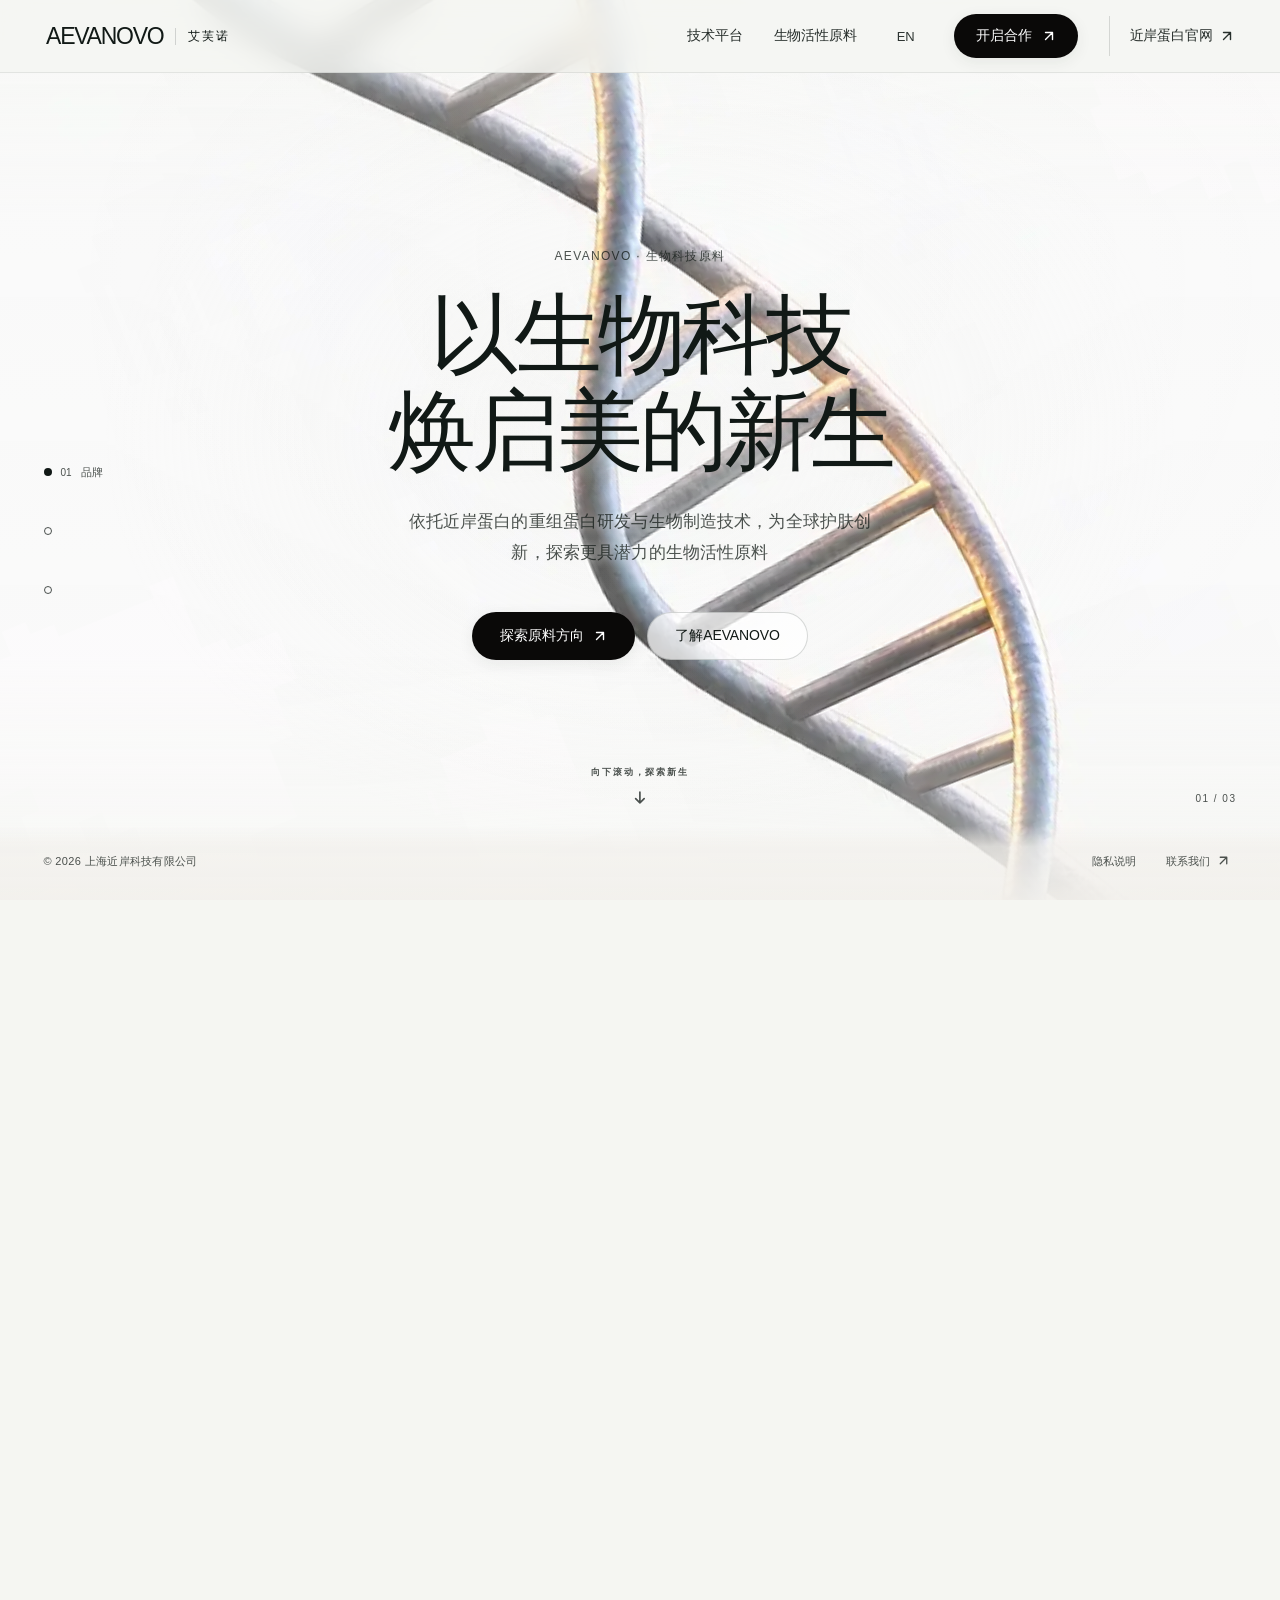
<file: index.html>
<!DOCTYPE html>
<html lang="zh-CN"><head>
<meta charset="UTF-8"><meta name="viewport" content="width=device-width, initial-scale=1, viewport-fit=cover">
<meta name="description" content="AEVANOVO 艾芙诺，依托近岸蛋白重组蛋白研发与生物制造技术，面向全球化妆品、功效护肤及医美原料市场的生物科技原料品牌。">
<title>AEVANOVO 艾芙诺 — Biotechnology, Beautifully Reimagined</title>


<style>
:root{--fg:#0d0c0b;--fg-soft:rgba(13,12,11,.64);--fg-faint:rgba(13,12,11,.48);--shade:#f2f0ec;--rule:rgba(13,12,11,.16);--ease:cubic-bezier(.22,.61,.36,1);--pill-bg:#0a0908;--pill-fg:#fff}*{box-sizing:border-box;margin:0}html{-webkit-text-size-adjust:100%}body{background:var(--shade);color:var(--fg);font-family:'Avenir Next','Helvetica Neue','PingFang SC','Microsoft YaHei',sans-serif;font-weight:400;-webkit-font-smoothing:antialiased;-moz-osx-font-smoothing:grayscale;overflow-x:hidden}button,input,select,textarea{font:inherit}a{color:inherit}button{cursor:pointer}button:focus-visible,a:focus-visible,input:focus-visible,select:focus-visible,textarea:focus-visible{outline:2px solid var(--fg);outline-offset:4px}button{color:var(--fg)}.stage{position:fixed;inset:0;z-index:0;overflow:hidden;background:radial-gradient(ellipse at 55% 40%,#fff8,#e6e1d6)}.stage{--model-rest-angle:-22;--model-rest-zoom:1.16}.stage::after{content:'';position:absolute;inset:0;pointer-events:none;background:radial-gradient(ellipse 38vmax 38vmax at var(--model-light-x,50%) var(--model-light-y,50%),rgba(255,255,255,var(--model-glow,.24)),rgba(255,255,255,0) 70%)}@media(max-width:720px){.stage{--model-rest-angle:-18;--model-rest-zoom:1.10}}.veil{position:absolute;inset:0;pointer-events:none;background:linear-gradient(to bottom,rgba(242,240,236,.62) 0%,rgba(242,240,236,.12) 22%,rgba(242,240,236,.12) 78%,rgba(242,240,236,.66) 100%),radial-gradient(100% 80% at 50% 48%,rgba(242,240,236,0) 0%,rgba(242,240,236,.34) 100%),rgba(242,240,236,.20)}.grain{position:absolute;inset:-50%;opacity:.13;mix-blend-mode:multiply;pointer-events:none;background-image:url("data:image/svg+xml;utf8,%3Csvg xmlns='http://www.w3.org/2000/svg' width='140' height='140'%3E%3Cfilter id='n'%3E%3CfeTurbulence type='fractalNoise' baseFrequency='.85' numOctaves='3'/%3E%3C/filter%3E%3Crect width='140' height='140' filter='url(%23n)' opacity='.5'/%3E%3C/svg%3E")}.chrome{position:fixed;left:0;right:0;top:0;z-index:40;display:flex;align-items:center;justify-content:space-between;gap:12px;padding:max(14px,calc(env(safe-area-inset-top,0px) + 12px)) clamp(16px,3.4vw,44px) 14px;background:linear-gradient(to bottom,rgba(242,240,236,.94) 0%,rgba(242,240,236,.78) 72%,rgba(242,240,236,0) 100%)}.mark{text-decoration:none;display:flex;align-items:center;gap:12px;min-width:0;flex-shrink:1}.mark-name{font-size:23px;font-weight:500;letter-spacing:-.055em}.mark-cn{border-left:1px solid var(--rule);padding-left:12px;font-size:12px;letter-spacing:.15em}.nav{display:flex;align-items:center;gap:clamp(14px,2.4vw,32px);flex-shrink:0}.nav a:not(.pill),.lang{color:var(--fg);text-decoration:none;font-size:13px;letter-spacing:-.008em;opacity:.88;transition:opacity .3s var(--ease)}.lang{background:none;border:0;min-height:38px}.nav a:hover{opacity:1}.pill{display:inline-flex;align-items:center;justify-content:center;gap:15px;height:40px;padding:0 21px;border-radius:999px;background:var(--pill-bg);color:var(--pill-fg);font-size:14px;font-weight:500;letter-spacing:-.008em;text-decoration:none;white-space:nowrap;opacity:1;border:1px solid rgba(10,9,8,.12);box-shadow:0 1px 0 #ffffff1a inset;-webkit-text-fill-color:var(--pill-fg);transition:transform .4s var(--ease),background .3s var(--ease),color .3s var(--ease)}.nav .pill{color:#fff;-webkit-text-fill-color:#fff}.pill:hover,.pill:focus-visible{transform:translateY(-2px);background:#000;color:#fff;-webkit-text-fill-color:#fff}.pill:focus-visible{outline:2px solid var(--fg);outline-offset:2px}.foot{position:fixed;bottom:0;left:0;right:0;z-index:40;display:flex;justify-content:space-between;align-items:center;gap:20px;padding:14px clamp(16px,3.4vw,44px) max(16px,calc(env(safe-area-inset-bottom,0px) + 12px));font-size:10px;line-height:1.45;letter-spacing:.03em;color:var(--fg-soft);background:linear-gradient(to top,rgba(242,240,236,.92) 0%,rgba(242,240,236,.72) 72%,rgba(242,240,236,0) 100%)}.foot button{font-size:10px;background:none;border:0;min-height:36px;color:var(--fg-soft)}.foot-links{display:flex;gap:18px}.meter{position:fixed;top:0;left:0;z-index:50;height:2px;width:100%;transform:scaleX(0);transform-origin:0 50%;background:var(--fg);opacity:.55}.panels{position:fixed;inset:0;z-index:20;pointer-events:none}.panel{position:absolute;inset:0;display:flex;flex-direction:column;align-items:center;justify-content:center;text-align:center;padding:max(104px,calc(env(safe-area-inset-top,0px) + 88px)) clamp(20px,5vw,60px) max(96px,calc(env(safe-area-inset-bottom,0px) + 80px));opacity:0;will-change:opacity,transform}.eyebrow{display:flex;align-items:center;justify-content:center;flex-wrap:wrap;gap:6px 12px;font-size:11px;letter-spacing:.12em;color:var(--fg-soft);margin-bottom:clamp(16px,2vw,22px);max-width:min(65ch,100%);text-align:center}h1,.display{font-weight:400;font-size:clamp(34px,6.9vw,99px);line-height:1.09;letter-spacing:-.045em;max-width:15ch;text-wrap:balance}.sub{margin-top:clamp(18px,2.2vw,28px);font-size:clamp(14px,1.1vw,17px);line-height:1.8;letter-spacing:.008em;color:var(--fg-soft);max-width:min(50ch,100%);text-wrap:pretty}.cta{margin-top:clamp(28px,3.4vw,44px);width:100%;display:flex;justify-content:center;gap:12px}.cta .pill{height:48px;padding:0 27px;font-size:14px;max-width:min(100%,320px)}.secondary{background:#f2f0ec80;color:var(--fg);-webkit-text-fill-color:var(--fg);border-color:var(--rule);box-shadow:none}.side{position:fixed;left:clamp(16px,3.4vw,44px);top:50%;z-index:35;display:flex;flex-direction:column;gap:15px}.dot{display:flex;align-items:center;gap:12px;min-width:36px;min-height:36px;padding:0;border:0;background:none;font-size:10px;color:var(--fg-soft)}.dot:before{content:'';display:block;width:5px;height:5px;border-radius:100%;border:1px solid var(--fg-soft)}.dot.active:before{background:var(--fg)}.dot span{opacity:0;transition:opacity .2s}.dot.active span,.dot:hover span{opacity:1}.folio{position:fixed;right:clamp(16px,3.4vw,44px);bottom:96px;z-index:35;font-size:10px;color:var(--fg-soft);letter-spacing:.15em}.scroll-hint{position:fixed;left:50%;bottom:92px;transform:translateX(-50%);font-size:9px;letter-spacing:.2em;color:var(--fg-soft);z-index:30;pointer-events:none}.scroll-hint span{display:block;margin-top:10px;text-align:center;font-size:16px}.boot{position:fixed;inset:0;z-index:90;display:flex;flex-direction:column;align-items:center;justify-content:center;gap:16px;background:var(--shade);transition:opacity .7s var(--ease),visibility .7s}.boot.done{opacity:0;visibility:hidden}.boot .wordmark{font-size:28px;letter-spacing:-.05em;margin-bottom:20px}.boot p{font-size:10px;letter-spacing:.15em;color:var(--fg-faint)}.bar{width:150px;height:1px;background:var(--rule);overflow:hidden}.bar i{display:block;height:100%;width:100%;background:var(--fg);transform:scaleX(0);transform-origin:0 50%}.skip{border:0;background:none;font-size:11px;color:var(--fg-soft);min-height:36px;margin-top:8px}.track{position:relative;z-index:1;height:420vh;min-height:2400px;pointer-events:none}.modal{border:1px solid var(--rule);background:var(--shade);color:var(--fg);width:min(1000px,calc(100% - 40px));max-height:86dvh;padding:clamp(25px,5vw,60px);margin:auto;box-shadow:0 30px 100px #0002}.modal::backdrop{background:#26231f66;backdrop-filter:blur(12px)}.modal h2{font-weight:400;font-size:clamp(28px,4vw,46px);letter-spacing:-.04em;margin:10px 0 25px;line-height:1.2}.modal .kicker{font-size:10px;letter-spacing:.16em;color:var(--fg-soft)}.close{position:absolute;right:14px;top:10px;width:40px;height:40px;font-size:26px;font-weight:400;background:none;border:0}.intro-copy{font-size:14px;line-height:1.9;color:var(--fg-soft);max-width:630px}.catalog{display:grid;grid-template-columns:repeat(3,1fr);gap:26px;margin-top:35px}.ingredient{border-top:1px solid var(--rule);padding-top:22px}.ingredient .id{font-size:10px;color:var(--fg-faint);letter-spacing:.12em}.ingredient h3{font-size:21px;font-weight:400;margin:22px 0 12px}.ingredient p{font-size:12px;line-height:1.9;color:var(--fg-soft)}.ingredient .tag{display:block;font-size:9px;letter-spacing:.1em;margin:12px 0 22px;color:var(--fg-faint)}.line-button{background:none;border:0;border-bottom:1px solid var(--rule);padding:10px 0;min-height:36px;font-size:12px}.disclaimer{font-size:11px;line-height:1.8;color:var(--fg-soft);border-top:1px solid var(--rule);margin-top:30px;padding-top:18px}.science-grid{display:grid;grid-template-columns:1fr 1fr;gap:30px 45px;margin:32px 0}.science-grid article{border-top:1px solid var(--rule);padding-top:20px}.science-grid h3{font-size:18px;font-weight:400;margin-bottom:12px}.science-grid p{font-size:13px;line-height:1.9;color:var(--fg-soft)}.brand-block{border-left:1px solid var(--rule);padding-left:20px;margin:30px 0;font-size:18px;line-height:1.8}.contact-grid{display:grid;grid-template-columns:1fr 1.1fr;gap:45px;margin-top:30px}.contact-info{font-size:13px;line-height:2;color:var(--fg-soft)}.contact-info strong{font-weight:500;color:var(--fg)}.form{display:grid;grid-template-columns:1fr 1fr;gap:20px}label{font-size:12px;line-height:1.6}input,select,textarea{width:100%;background:#f2f0ec;border:0;border-bottom:1px solid var(--rule);padding:12px 0;color:var(--fg);font-size:13px;margin-top:4px;border-radius:0}textarea{min-height:80px;resize:vertical}select option{background:var(--shade)}.full{grid-column:1/-1}.output{display:none;font-size:12px;line-height:1.8;border:1px solid var(--rule);padding:16px;white-space:pre-wrap;margin-top:20px}.output.show{display:block}.form-note{font-size:10px;line-height:1.8;color:var(--fg-soft);margin-top:14px}.editor-only{display:none}.file-mode .editor-only{display:inline-block}.edit-fields{display:grid;grid-template-columns:1fr 1fr;gap:22px;margin:30px 0}.edit-fields textarea{min-height:110px;border:1px solid var(--rule);padding:12px}.editor-actions{display:flex;flex-wrap:wrap;gap:12px;position:sticky;bottom:0;background:var(--shade);padding:14px 0}.noscript{position:fixed;z-index:100;inset:0;background:var(--shade);padding:20vh 10vw;text-align:center;line-height:2}.media-failed .stage:before{content:'';position:absolute;width:55vmin;height:55vmin;left:55%;top:48%;transform:translate(-50%,-50%) rotate(-30deg);border-radius:50%;border:1px solid #c9c0ae;background:radial-gradient(circle at 30% 20%,#fff9,#e0d8c566,#a69c8533);box-shadow:inset -15px -30px 70px #aba38e44,20px 30px 90px #b4ad9633}.media-failed .veil{background:#f2f0ec66}@media(max-width:900px){.veil{background:linear-gradient(to bottom,rgba(242,240,236,.72) 0%,rgba(242,240,236,.18) 24%,rgba(242,240,236,.18) 76%,rgba(242,240,236,.74) 100%),radial-gradient(100% 80% at 50% 48%,rgba(242,240,236,0) 0%,rgba(242,240,236,.40) 100%),rgba(242,240,236,.24)}.side{left:16px}.dot span{display:none}.catalog{gap:16px}.contact-grid{gap:25px}}@media(max-width:720px){.nav a:not(.pill){display:none}.mark-name{font-size:19px}.mark-cn{display:none}.nav{gap:12px}.nav .pill{height:38px;padding:0 16px;font-size:12px}h1,.display{max-width:12ch;font-size:clamp(30px,8vw,52px);line-height:1.2}.sub{font-size:14px;max-width:31ch;line-height:1.8}.panel{padding:max(92px,calc(env(safe-area-inset-top,0px) + 76px)) 28px max(88px,calc(env(safe-area-inset-bottom,0px) + 72px))}.foot{font-size:9px}.foot .support{display:none}.foot-links{gap:10px}.side{top:auto;bottom:90px;left:20px;gap:5px}.dot{min-height:25px}.folio{bottom:90px;font-size:9px}.scroll-hint{bottom:92px;font-size:8px}.modal{width:calc(100% - 20px);max-height:90dvh;padding:32px 22px}.catalog,.science-grid,.contact-grid,.edit-fields{grid-template-columns:1fr}.catalog{gap:24px}.contact-grid{gap:25px}.form{gap:18px}.ingredient h3{margin-top:15px}.cta{flex-wrap:wrap}.cta .pill{height:44px;font-size:13px}.modal h2{font-size:32px}}@media(max-width:420px){.nav .pill{height:36px;padding:0 14px;font-size:11px}.mark-name{font-size:17px}.lang{font-size:11px}.nav{gap:8px}h1,.display{max-width:11ch;font-size:clamp(28px,8.9vw,40px)}.eyebrow{font-size:9px;letter-spacing:.06em;max-width:30ch}.cta .pill{max-width:280px;height:44px;padding:0 20px;font-size:12px}.foot{gap:8px}.foot-links{gap:6px}.form{grid-template-columns:1fr}.full{grid-column:auto}}@media(max-height:520px) and (orientation:landscape){.panel{padding:max(72px,calc(env(safe-area-inset-top,0px) + 56px)) 24px max(64px,calc(env(safe-area-inset-bottom,0px) + 48px))}h1,.display{font-size:clamp(28px,8vh,44px)}.sub{margin-top:12px;font-size:12px}.cta{margin-top:16px}.scroll-hint{display:none}.side{display:none}}@media(prefers-reduced-motion:reduce){.pill{transition:none}.boot{transition:none}}

.portfolio-links{display:flex;align-items:center;justify-content:center;flex-wrap:wrap;gap:4px 20px;max-width:780px;margin-top:22px}.portfolio-links a{font-size:11px;letter-spacing:.02em;min-height:36px;padding:8px 0;text-decoration:none;border-bottom:1px solid var(--rule);transition:color .2s}.portfolio-links a:hover{color:#000;border-color:var(--fg)}#ingredients-title~.cta{margin-top:24px}#catalog{width:min(920px,calc(100% - 40px))}.portfolio-list{margin-top:30px}.portfolio-row{border-top:1px solid var(--rule)}.portfolio-row:last-child{border-bottom:1px solid var(--rule)}.portfolio-row summary{list-style:none;display:grid;grid-template-columns:45px 1fr 24px;gap:16px;align-items:center;cursor:pointer;padding:22px 0;min-height:60px}.portfolio-row summary::-webkit-details-marker{display:none}.portfolio-number{font-size:11px;color:var(--fg-soft);align-self:start;padding-top:5px}.portfolio-title h3{font-size:24px;font-weight:400;letter-spacing:-.025em;margin:0;line-height:1.25}.portfolio-english{display:block;font-size:9px;letter-spacing:.12em;color:var(--fg-soft);margin-top:9px}.portfolio-toggle{font-size:22px;text-align:center;line-height:1;transition:transform .2s}.portfolio-row[open] .portfolio-toggle{transform:rotate(45deg)}.portfolio-content{padding:0 40px 26px 61px}.portfolio-content>p{font-size:13px;line-height:1.9;color:var(--fg-soft);max-width:620px}.portfolio-bottom{display:flex;align-items:center;justify-content:space-between;gap:20px;margin-top:15px}.portfolio-bottom .tag{font-size:9px;letter-spacing:.09em;color:var(--fg-soft)}.portfolio-bottom .line-button{flex-shrink:0}.portfolio-row:focus-within{background:#fff3}
@media(max-width:720px){.portfolio-links{max-width:340px;gap:3px 15px;margin-top:15px}.portfolio-links a{font-size:10px;min-height:36px}#ingredients-title~.sub{margin-top:18px}#ingredients-title~.cta{margin-top:20px}#catalog{width:calc(100% - 20px)}.portfolio-row summary{grid-template-columns:25px 1fr 20px;gap:10px;padding:19px 0}.portfolio-title h3{font-size:20px}.portfolio-english{font-size:8px;letter-spacing:.08em;line-height:1.6}.portfolio-content{padding:0 10px 24px 35px}.portfolio-bottom{align-items:start;flex-direction:column;gap:10px}.portfolio-list{margin-top:24px}}
@media(max-width:420px){.portfolio-links{gap:2px 12px;max-width:270px}.portfolio-links a{font-size:10px}.portfolio-title h3{font-size:18px}#ingredients-title~.sub{font-size:12px}#ingredients-title~.cta{margin-top:16px}.portfolio-content>p{font-size:12px}}
@media(max-height:520px) and (orientation:landscape){.portfolio-links{gap:0 15px;margin-top:8px}.portfolio-links a{font-size:10px;min-height:32px}#ingredients-title~.cta{margin-top:12px}}
#catalog>.close{position:sticky;top:0;float:right;margin:-14px -12px 0 0;z-index:2;background:var(--shade);border-radius:50%}
.admin-entry{font-size:10px;display:inline-flex;align-items:center;min-height:36px;text-decoration:none;color:var(--fg-soft)}

.cms-image{display:block;width:100%;max-height:300px;object-fit:contain;border-radius:12px;margin:20px 0 24px;background:rgba(255,255,255,.35)}

/* Parent company website: visible in the top navigation at every screen size. */
.chrome .nav>a.company-link{display:inline-flex;align-items:center;gap:7px;min-height:40px;padding-left:20px;border-left:1px solid var(--rule);white-space:nowrap}
@media(max-width:720px){.chrome .nav>a.company-link{display:inline-flex;padding-left:9px;gap:5px;font-size:11px;min-height:44px}}
@media(max-width:600px){.nav>.pill{display:none}}

/* Four technology platforms — selected panoramic editorial design. */
#platform{--platform-accent:#9e623f;--platform-pad:clamp(28px,4.9vw,64px);--platform-pad-end:clamp(10px,1.1vw,16px);width:min(1240px,calc(100% - 36px));max-width:none;max-height:calc(100dvh - 48px);padding:0;background:#fcfaf7;overflow-y:auto;overscroll-behavior:contain;scrollbar-gutter:stable;border:1px solid #e0dcd4;border-radius:20px;color:#282722}
#platform::backdrop{background:#c9c5bbf0;backdrop-filter:blur(9px)}
#platform .platform-bar{position:sticky;top:0;z-index:5;display:flex;align-items:center;justify-content:space-between;gap:20px;min-height:64px;padding:9px 16px 9px var(--platform-pad);border-bottom:1px solid #e1ddd6;background:#fcfaf7f7}
#platform .platform-bar>span{display:flex;align-items:center;gap:16px;font-size:11px;letter-spacing:.06em;color:#57564f}
#platform .platform-bar>span>span:first-child{color:#979185}
#platform .close{position:static;margin:0;width:44px;height:44px;display:grid;place-items:center;flex-shrink:0;border:1px solid #d9d3c9;border-radius:50%;background:transparent}
#platform .close svg{width:16px;height:16px;fill:none;stroke:currentColor;stroke-width:1.2}
#platform .platform-wrap{padding:0 var(--platform-pad-end) 0 var(--platform-pad)}
#platform .kicker{max-width:none;font-size:10px;line-height:1.6;letter-spacing:.14em;color:#9a7760}
#platform .platform-hero{display:grid;grid-template-columns:.8fr 1.2fr;gap:clamp(28px,3.6vw,48px);padding:58px 12px 28px 0;align-items:start}
#platform .platform-hero>div{width:100%;min-width:0}
#platform h2{max-width:none;margin:17px 0 0;font-size:clamp(40px,5.5vw,66px);line-height:1.25;letter-spacing:-.045em;font-weight:400;text-wrap:balance}
#platform .platform-intro{font-size:14px;line-height:1.95;color:#55554e;overflow-wrap:anywhere}
#platform .platform-lead{padding-top:26px}
#platform .platform-lead .pill{margin-top:23px}
#platform .platform-cta{min-height:46px;height:auto;padding:11px 30px;background:var(--platform-accent);border-color:var(--platform-accent);box-shadow:none;color:#fff;-webkit-text-fill-color:#fff;font-size:14px;gap:22px;white-space:normal;text-align:center;line-height:1.65}
#platform .platform-cta:hover{background:#865033;border-color:#865033;transform:translateY(-1px)}
#platform .platform-overview{display:grid;grid-template-columns:.8fr 1.2fr;gap:clamp(28px,3.6vw,48px);align-items:start;border-top:1px solid #e0dbd3;padding:28px 12px 27px 0}
#platform #platform-core-title{margin:11px 0 0;font-size:clamp(27px,3.3vw,38px);font-weight:400;line-height:1.35;letter-spacing:-.035em}
#platform .platform-overview-copy{padding-top:2px;font-size:14px;line-height:1.9;color:#66635b;overflow-wrap:anywhere}
#platform .platform-jumps{margin-right:12px;display:grid;grid-template-columns:repeat(4,minmax(0,1fr));padding:21px 0 23px;border-top:1px solid #e0dbd3;border-bottom:1px solid #e0dbd3}
#platform .platform-jumps button{min-width:0;min-height:58px;border:0;background:transparent;padding:3px 16px;text-align:left;color:#39372f;line-height:1.6;transition:color .2s ease,background .2s ease}
#platform .platform-jumps button:first-child{padding-left:0}
#platform .platform-jumps button+button{border-left:1px solid #d6cfc3}
#platform .platform-jumps button:hover{color:var(--platform-accent);background:#f3eee6}
#platform .platform-nav-title{display:block;font-size:13px;font-weight:500;overflow-wrap:anywhere}
#platform .platform-nav-english{display:block;font-size:10px;line-height:1.65;color:#8a867d;margin-top:7px}
html[lang="en"] #platform .platform-nav-english,html[lang="en"] #platform .platform-english{display:none}
#platform .platform-stories{margin:0 calc(-1 * var(--platform-pad-end)) 0 calc(-1 * var(--platform-pad))}
#platform .platform-story{padding:47px var(--platform-pad-end) 39px var(--platform-pad);scroll-margin-top:86px}
#platform .platform-story:nth-child(even){background:#f4f0e9}
#platform .platform-story+.platform-story{border-top:1px solid #e1dcd3}
#platform .platform-media{display:grid;grid-template-columns:64px minmax(0,1fr);gap:32px;align-items:stretch}
#platform .platform-index{display:flex;flex-direction:column;align-items:flex-start;min-width:0}
#platform .platform-index span{font-family:'Baskerville','Times New Roman',serif;font-size:clamp(70px,10.8vw,120px);font-style:italic;font-weight:400;line-height:.92;letter-spacing:-.075em;color:#a66c49;margin-left:-20px}
#platform .platform-index:after{content:'';flex:1;border-left:1px solid #ded4c7;margin:22px 0 8px 20px;min-height:60px}
#platform .platform-figure{min-width:0;margin:0}
#platform .platform-picture{position:relative;overflow:hidden;aspect-ratio:2.27;background:#f1e7dd}
#platform .platform-picture img{position:absolute;display:block;width:201.5%;height:auto;max-width:none;left:0;top:0;transform:translateY(-5.4%)}
#platform .platform-picture[data-quadrant="1"] img,#platform .platform-picture[data-quadrant="3"] img{left:auto;right:0}
#platform .platform-picture[data-quadrant="2"] img,#platform .platform-picture[data-quadrant="3"] img{top:auto;bottom:0;transform:translateY(5.4%)}
#platform .platform-story:nth-child(even) .platform-picture{aspect-ratio:2.55}
#platform .platform-story:nth-child(even) .platform-picture img{transform:translateY(-7.5%)}
#platform .platform-story:nth-child(even) .platform-picture[data-quadrant="3"] img{transform:translateY(7.5%)}
#platform .platform-copy{display:grid;grid-template-columns:.8fr 1.2fr;gap:clamp(28px,3.6vw,48px);margin-top:28px;align-items:start;padding-right:12px}
#platform .platform-heading{min-width:0}
#platform .platform-english{color:#98755f;font-size:10px;line-height:1.7;letter-spacing:.11em;text-transform:uppercase;margin:0 0 12px;overflow-wrap:anywhere}
#platform .platform-copy h3{font-size:clamp(26px,3.2vw,36px);font-weight:400;letter-spacing:-.035em;line-height:1.4;overflow-wrap:anywhere;outline-offset:6px}
#platform .platform-tagline{font-size:clamp(17px,2vw,22px);line-height:1.65;color:var(--platform-accent);margin-top:13px}
#platform .platform-description{font-size:14px;line-height:1.95;color:#56534b;overflow-wrap:anywhere;padding-top:12px}
#platform .platform-outro{display:flex;align-items:center;justify-content:space-between;gap:32px;border-top:1px solid #e0dbd3;padding:35px 0 39px}
#platform .platform-outro h3{font-size:24px;font-weight:400;line-height:1.5;letter-spacing:-.025em;margin-top:10px}
@media(max-width:900px){#platform .platform-jumps{grid-template-columns:repeat(2,minmax(0,1fr));padding:0}#platform .platform-jumps button{padding:16px 12px;min-height:92px}#platform .platform-jumps button:first-child{padding-left:12px}#platform .platform-jumps button:nth-child(3){border-left:0}#platform .platform-jumps button:nth-child(n+3){border-top:1px solid #e0dbd3}#platform .platform-media{grid-template-columns:65px minmax(0,1fr);gap:20px}#platform .platform-index span{font-size:83px;margin-left:-8px}}
@media(max-width:720px){#platform{--platform-pad:22px;--platform-pad-end:22px;width:calc(100% - 16px);max-height:calc(100dvh - 24px);border-radius:20px}#platform .platform-bar{min-height:60px;padding:8px 20px}#platform .platform-bar>span{font-size:10px;gap:12px}#platform .platform-hero{display:flex;flex-direction:column;gap:21px;padding:30px 0 27px}#platform h2{font-size:36px;line-height:1.22;margin-top:15px}#platform .platform-lead{padding:0}#platform .platform-intro{font-size:14px;line-height:1.95}#platform .platform-lead .pill{margin-top:22px}#platform .platform-overview{display:flex;flex-direction:column;gap:17px;padding:25px 0}#platform #platform-core-title{font-size:27px}#platform .platform-overview-copy{font-size:13px;line-height:1.95;padding:0}#platform .platform-jumps{margin-right:0}#platform .platform-nav-title{font-size:12px}#platform .platform-nav-english{font-size:9px}#platform .platform-jumps button{padding:13px 9px;min-height:95px}#platform .platform-jumps button:first-child{padding-left:9px}#platform .platform-story{padding:29px var(--platform-pad) 32px;scroll-margin-top:79px}#platform .platform-media{display:flex;flex-direction:column;gap:16px}#platform .platform-index span{font-size:61px;margin-left:0;line-height:1}#platform .platform-index:after{display:none}#platform .platform-picture,#platform .platform-story:nth-child(even) .platform-picture{aspect-ratio:16/9}#platform .platform-picture img,#platform .platform-picture[data-quadrant="2"] img,#platform .platform-picture[data-quadrant="3"] img,#platform .platform-story:nth-child(even) .platform-picture img,#platform .platform-story:nth-child(even) .platform-picture[data-quadrant="3"] img{transform:none}#platform .platform-copy{display:flex;flex-direction:column;gap:16px;margin-top:24px;padding-right:0}#platform .platform-english{font-size:10px;letter-spacing:.07em;line-height:1.7;margin-bottom:9px}#platform .platform-copy h3{font-size:25px;line-height:1.4}#platform .platform-tagline{font-size:18px;margin-top:12px}#platform .platform-description{font-size:14px;line-height:1.95;padding:0}#platform .platform-outro{align-items:flex-start;flex-direction:column;gap:23px;padding:29px 0 32px}#platform .platform-outro h3{font-size:22px}#platform .platform-cta{font-size:13px}}


/* Supplied artwork as the brand dialog background; copy stays in the reading layer. */
#brand.has-brand-background{background-color:#f8f9f6;background-image:linear-gradient(90deg,rgba(248,249,246,.96) 0%,rgba(248,249,246,.91) 40%,rgba(248,249,246,.70) 68%,rgba(248,249,246,.25) 100%),var(--brand-background);background-size:cover;background-position:center;background-repeat:no-repeat}
#brand.has-brand-background .intro-copy{color:#424b42}
#brand.has-brand-background .kicker{color:#5a6559}
#brand.has-brand-background .brand-block{color:#263426;border-color:#aeb8a3}
#brand.has-brand-background .close{background:#fafbf7dc;border:1px solid #d8ded2}
@media(max-width:720px){#brand.has-brand-background{background-image:linear-gradient(90deg,rgba(248,249,246,.93) 0%,rgba(248,249,246,.88) 55%,rgba(248,249,246,.68) 100%),var(--brand-background);background-position:100% center}}

</style><style id="site-refinement">

/* AEVANOVO refinement: clearer reading, navigation and enquiry flow. */
:root{--fg:#111916;--fg-soft:rgba(17,25,22,.75);--fg-faint:rgba(17,25,22,.60);--shade:#f5f6f2;--rule:rgba(17,25,22,.16)}
.stage{background:#f5f6f2}.grain{opacity:.03}
.veil{background:radial-gradient(ellipse 52% 68% at 50% 46%,rgba(245,246,242,.60) 0%,rgba(245,246,242,.28) 48%,rgba(245,246,242,0) 82%),linear-gradient(to bottom,rgba(245,246,242,.66),rgba(245,246,242,.05) 24%,rgba(245,246,242,.06) 76%,rgba(245,246,242,.78))}
.chrome{padding:14px clamp(20px,3.6vw,48px);background:rgba(245,246,242,.82);backdrop-filter:blur(14px);border-bottom:1px solid rgba(17,25,22,.08)}
.nav a:not(.pill){position:relative;display:inline-flex;align-items:center;min-height:44px;font-size:14px;opacity:.9}
.nav a[data-chapter][aria-current="page"]:after{content:'';position:absolute;left:0;right:0;bottom:3px;height:1px;background:var(--fg)}
.pill{min-height:44px;transition:transform .25s var(--ease),background .25s,color .25s;box-shadow:0 4px 16px #17261a12}
.lang{min-height:44px;min-width:36px}.secondary{background:rgba(255,255,255,.72);color:var(--fg);-webkit-text-fill-color:var(--fg);box-shadow:none}.secondary:hover{background:rgba(255,255,255,.94);color:var(--fg);-webkit-text-fill-color:var(--fg)}
h1,.display{letter-spacing:-.045em;text-shadow:0 1px 22px #f5f6f288}.sub{font-size:clamp(15px,1.3vw,18px);line-height:1.85;max-width:51ch;text-shadow:0 1px 8px #f5f6f2aa}
.eyebrow{font-size:12px;letter-spacing:.11em;color:var(--fg-soft)}.cta{gap:12px}.foot{font-size:11px}.foot button{font-size:11px;min-height:44px}
.dot{min-height:44px;gap:9px}.dot:before{width:6px;height:6px}.dot .dot-name{font-size:11px;letter-spacing:.02em}.dot.active .dot-name{opacity:1}.dot-index{font-variant-numeric:tabular-nums}
.portfolio-links{gap:8px;max-width:840px}.portfolio-links a{min-height:44px;padding:10px 15px;font-size:12px;line-height:1.7;border:1px solid var(--rule);border-radius:999px;background:#ffffff80;transition:background .2s,border-color .2s,transform .2s}.portfolio-links a:hover{background:#fff;transform:translateY(-2px)}
.modal{background:#f8f9f6;border:1px solid #ffffffb3;border-radius:24px;width:min(1020px,calc(100% - 48px));padding:clamp(30px,4.2vw,54px);max-height:88dvh;overflow-y:auto;overscroll-behavior:contain;box-shadow:0 24px 96px #1320192b,0 2px 8px #1320190d;scrollbar-width:thin;scrollbar-color:#b5beb5 transparent}
.modal::backdrop{background:#17211b55;backdrop-filter:blur(9px)}.modal[open]{animation:dialog-enter .34s var(--ease) both}.modal::-webkit-scrollbar{width:8px}.modal::-webkit-scrollbar-thumb{background:#b5beb5;border-radius:12px;border:2px solid #f8f9f6}
@keyframes dialog-enter{from{opacity:0;transform:translateY(16px) scale(.985)}to{opacity:1;transform:translateY(0) scale(1)}}
.close{position:sticky;top:0;float:right;margin:-12px -12px 0 12px;right:auto;width:44px;height:44px;min-width:44px;z-index:3;border:1px solid var(--rule);border-radius:50%;background:#f8f9f6e8;backdrop-filter:blur(10px);line-height:1;transition:background .2s,transform .2s}.close:hover{background:#fff;transform:rotate(90deg)}
.modal .kicker{font-size:11px;letter-spacing:.14em}.modal h2{font-size:clamp(30px,3.5vw,46px);line-height:1.3;margin:12px 0 24px;max-width:calc(100% - 40px)}.intro-copy,.science-grid p{font-size:15px;line-height:1.85}.science-grid{gap:26px 40px}.science-grid h3{font-size:20px;line-height:1.4}.science-grid article{padding-top:22px}.brand-block{font-size:20px}
#catalog{width:min(940px,calc(100% - 48px))}.portfolio-list{margin-top:26px}.portfolio-row summary{grid-template-columns:36px 1fr 36px;gap:16px;padding:18px 8px;min-height:80px;border-radius:10px;transition:background .2s}.portfolio-row summary:hover{background:#ffffffb3}.portfolio-number{padding:0;align-self:center;display:grid;place-items:center;width:30px;height:30px;border-radius:50%;background:#e8ede7;color:#344138;font-variant-numeric:tabular-nums}
.portfolio-title h3{font-size:25px;line-height:1.3}.portfolio-english{font-size:10px;line-height:1.4;letter-spacing:.12em;margin-top:6px}.portfolio-toggle{display:grid;place-items:center;width:32px;height:32px;border:1px solid var(--rule);border-radius:50%;font-size:20px}.portfolio-row[open]{background:#ffffff66}.portfolio-content{padding:2px 16px 22px 60px}.portfolio-content>p{font-size:15px;line-height:1.85}.portfolio-bottom{gap:18px;flex-wrap:wrap;margin-top:14px}.portfolio-bottom .tag{font-size:11px;line-height:1.7}.line-button{min-height:44px;font-size:13px;color:var(--fg)}.disclaimer{font-size:12px;line-height:1.85}
.contact-grid{gap:40px;grid-template-columns:.9fr 1.15fr}.contact-info{font-size:15px;line-height:1.85}.business-contact{display:block;margin-top:14px;color:var(--fg);font-size:14px;line-height:1.7;overflow-wrap:anywhere;text-decoration-thickness:1px;text-underline-offset:4px}.business-contact[href]{text-decoration:underline;text-decoration-color:#bdc7bd}.business-contact[href]:hover{text-decoration-color:var(--fg)}#businessContacts br{display:none}.form{gap:18px}.form label{font-size:13px;font-weight:500}.form input,.form select,.form textarea{background:#fff;border:1px solid #cbd3ca;border-radius:10px;padding:13px 14px;margin-top:8px;font-size:14px;min-height:48px;transition:border-color .2s,box-shadow .2s}.form textarea{min-height:108px}.form input:focus,.form select:focus,.form textarea:focus{outline:0;border-color:#697c69;box-shadow:0 0 0 3px #6f856f1a}.form-note{font-size:12px;line-height:1.75}.form .pill{min-height:48px}.output{background:#fff;border:1px solid #cbd3ca;border-radius:14px;padding:20px;font-size:13px;line-height:1.85;overflow-wrap:anywhere}.output .pill{margin:16px 12px 0 0}.output .line-button{margin-top:8px}.output.show{animation:dialog-enter .25s var(--ease) both}
.mobile-menu-button,.mobile-menu-panel{display:none}.media-failed .stage:before{display:none}
#contact{padding:36px 44px;max-height:90dvh}#contact h2{font-size:clamp(30px,3vw,42px);margin:12px 0 20px}#contact .contact-grid{margin-top:20px}#contact .form{gap:14px}#contact textarea{min-height:92px}
@media(max-width:720px){
#contact{padding:26px 22px;max-height:90dvh}#contact h2{font-size:29px}
.chrome{padding:max(12px,calc(env(safe-area-inset-top,0px) + 10px)) 16px 12px}.mark-name{font-size:19px}.nav{gap:6px}.nav a:not(.pill){display:none}.nav .pill{min-height:44px;font-size:12px;padding:0 15px}.lang{font-size:12px;min-width:30px}.mobile-menu-button{display:inline-flex;align-items:center;justify-content:center;min-height:44px;padding:0 8px;border:0;background:none;font-size:12px;color:var(--fg)}
.mobile-menu-panel{position:fixed;z-index:60;top:max(78px,calc(env(safe-area-inset-top,0px) + 68px));left:16px;right:16px;display:grid;gap:2px;padding:12px;background:#f8f9f6f5;border:1px solid var(--rule);border-radius:18px;box-shadow:0 16px 40px #13201920;backdrop-filter:blur(18px);animation:dialog-enter .25s var(--ease)}.mobile-menu-panel[hidden]{display:none}.mobile-menu-panel a{display:block;min-height:44px;padding:12px 14px;text-decoration:none;font-size:15px;border-radius:9px}.mobile-menu-panel a:hover,.mobile-menu-panel a[aria-current="page"]{background:#e8ede7}
.panel{padding:96px 24px 140px}h1,.display{width:100%;max-width:none;font-size:clamp(29px,8.2vw,42px);line-height:1.25;letter-spacing:-.045em;word-break:keep-all;overflow-wrap:normal}.eyebrow{font-size:10px;letter-spacing:.08em;margin-bottom:16px;max-width:100%}.sub{font-size:14px;line-height:1.8;max-width:100%;margin-top:18px}.cta{margin-top:25px;gap:10px}.cta .pill{min-height:44px;height:auto;padding:11px 18px;font-size:12px;max-width:100%}.portfolio-links{gap:6px;margin-top:18px;max-width:100%}.portfolio-links a{padding:8px 11px;font-size:11px;min-height:44px}#ingredients-title~.cta{margin-top:18px}
.side{left:50%;top:auto;bottom:max(80px,calc(env(safe-area-inset-bottom,0px) + 74px));transform:translateX(-50%);flex-direction:row;gap:4px;padding:5px;border:1px solid var(--rule);border-radius:999px;background:#f8f9f6df;backdrop-filter:blur(14px);box-shadow:0 4px 18px #17261a0a}.dot{gap:0;min-height:44px;min-width:66px;padding:0 12px;border-radius:999px}.dot:before,.dot .dot-index{display:none}.dot .dot-name{display:inline;opacity:1;font-size:11px;white-space:nowrap}.dot.active{background:var(--fg);color:#fff}.dot.active .dot-name{color:#fff}.folio,.scroll-hint{display:none}.foot{padding:10px 16px max(10px,env(safe-area-inset-bottom,0px));font-size:9px;gap:10px;background:#f5f6f2dd}.foot button{font-size:10px}.foot-links{gap:8px}
.veil{background:radial-gradient(ellipse 82% 62% at 50% 43%,rgba(245,246,242,.66),rgba(245,246,242,.30) 58%,rgba(245,246,242,0) 90%),linear-gradient(to bottom,rgba(245,246,242,.6),rgba(245,246,242,.05) 27%,rgba(245,246,242,.08) 72%,rgba(245,246,242,.86))}
.modal,#catalog{width:calc(100% - 24px);max-height:90dvh;padding:26px 22px;border-radius:20px}.close{margin:-10px -8px 0 8px}.modal h2{font-size:29px;line-height:1.3;max-width:calc(100% - 20px)}.modal .kicker{font-size:10px;line-height:1.6;max-width:calc(100% - 50px)}.contact-grid,.science-grid{grid-template-columns:1fr;gap:26px}.contact-info{font-size:14px}.form{grid-template-columns:1fr}.form .full{grid-column:auto}.portfolio-row summary{grid-template-columns:30px 1fr 30px;gap:10px;padding:16px 0;min-height:78px}.portfolio-title h3{font-size:21px}.portfolio-english{font-size:9px;letter-spacing:.07em}.portfolio-toggle{width:28px;height:28px}.portfolio-content{padding:0 0 22px 40px}.portfolio-content>p{font-size:14px}.portfolio-bottom{display:block}.portfolio-bottom .tag{display:block;margin-bottom:6px}.portfolio-number{width:26px;height:26px;font-size:10px}.intro-copy,.science-grid p{font-size:14px}.business-contact{font-size:14px}
}
@media(max-width:360px){.cta .pill{padding:11px 12px;font-size:11px}.nav>.pill{display:none}.mark-name{font-size:18px}.panel{padding-left:22px;padding-right:22px}.foot{padding-left:12px;padding-right:12px}.foot-links{gap:4px}.modal h2{font-size:26px}.side{bottom:78px}.dot{min-width:62px}}
@media(max-height:560px) and (orientation:landscape){.side,.scroll-hint{display:none}.panel{padding:82px 30px 70px}h1,.display{font-size:38px}.sub{font-size:13px;margin-top:12px}.cta{margin-top:18px}}
@media(prefers-reduced-motion:reduce){.modal[open],.mobile-menu-panel,.output.show{animation:none}.close,.portfolio-row summary,.portfolio-links a{transition:none}}


/* Immediate original DNA poster; video loads independently of the page. */
.panels > .panel:first-child{opacity:1;pointer-events:auto}
.stage{background:radial-gradient(ellipse at 60% 36%,#ffffff,#f2f4ef 64%,#e8ede4)}
.stage .dna-model{position:absolute;top:50%;left:50%;width:var(--model-width,140vw);height:var(--model-height,170vh);transform:translate(-50%,-50%) translate3d(var(--model-x,0px),var(--model-y,0px),0) perspective(1400px) rotateX(var(--model-tilt-x,0deg)) rotateY(var(--model-tilt-y,0deg)) rotateZ(var(--model-angle,-22deg)) scale(var(--model-zoom,1.16));transform-origin:center;pointer-events:none;will-change:transform}
.stage::after{opacity:.75}
.model-poster,.model-video{object-fit:cover}.model-video{opacity:0}.video-ready .model-video{opacity:1}.video-ready .model-poster{visibility:hidden}
.inline-arrow{display:inline-block;width:14px;height:14px;vertical-align:-2px;fill:none;stroke:currentColor;stroke-width:1.6;stroke-linecap:round;stroke-linejoin:round;flex-shrink:0;pointer-events:none}
.pill .inline-arrow{margin-left:0}.line-button .inline-arrow,.foot .inline-arrow{margin-left:4px;width:13px;height:13px}.scroll-hint .inline-arrow{width:17px;height:17px}.pill{gap:10px}
@media(max-width:720px){.inline-arrow{width:13px;height:13px}.nav .pill{gap:7px}.cta .pill{gap:8px}.grain{display:none}}
</style>
<style>

.cms-picture{position:relative;display:block;overflow:hidden;background:#f1ede7;border-radius:10px;margin:0}
.cms-picture>img{display:block;width:100%;height:auto;aspect-ratio:4/3;object-fit:cover;border-radius:0;margin:0}
.cms-picture.is-composite{aspect-ratio:calc(var(--crop-w)/var(--crop-h))}
.cms-picture.is-composite>img{position:absolute;width:calc(1536 / var(--crop-w) * 100%);height:auto;max-width:none;max-height:none;aspect-ratio:1536/1024;left:calc(-1 * var(--crop-x) / var(--crop-w) * 100%);top:calc(-1 * var(--crop-y) / var(--crop-h) * 100%);object-fit:fill}
[data-composite="collagen"]{--crop-x:0;--crop-y:0;--crop-w:765;--crop-h:505}
[data-composite="pdrn"]{--crop-x:772;--crop-y:0;--crop-w:764;--crop-h:505}
[data-composite="functional"]{--crop-x:0;--crop-y:513;--crop-w:508;--crop-h:511}
[data-composite="actives"]{--crop-x:516;--crop-y:513;--crop-w:506;--crop-h:511}
[data-composite="development"]{--crop-x:1029;--crop-y:513;--crop-w:507;--crop-h:511}

/* Image-led ingredient portfolio, using the customer's original five-panel artwork. */
#catalog{--portfolio-accent:#ac572e;width:min(1160px,calc(100% - 64px));padding:38px 48px 32px;border-radius:22px;background:#faf9f5;max-height:90dvh}
#catalog:focus{outline:none}
#catalog>.close{top:0;margin:-18px -27px 0 0;width:40px;height:40px;background:#efede7;border:1px solid #dedbd2;color:#37372f}
#catalog>.kicker{color:var(--portfolio-accent);letter-spacing:.16em;font-size:10px;padding-right:25px}
#catalog>h2{font-size:40px;letter-spacing:-.04em;line-height:1.25;margin:15px 0 13px}
#catalog>.intro-copy{font-size:14px;line-height:1.8;max-width:650px}
#catalog .portfolio-list{margin-top:32px}
#catalog .portfolio-row{border-top:1px solid #dedbd2;border-radius:0;background:transparent}
#catalog .portfolio-row:last-child{border-bottom:1px solid #dedbd2}
#catalog .portfolio-row summary{grid-template-columns:28px 112px minmax(0,1fr) 32px;gap:22px;min-height:105px;padding:18px 44px 18px 0;border-radius:0;background:transparent}
#catalog .portfolio-row summary:hover .portfolio-title h3{color:var(--portfolio-accent)}
#catalog .portfolio-number{align-self:center;display:block;background:none;color:var(--portfolio-accent);font-size:11px;letter-spacing:.07em;width:auto;height:auto;border-radius:0;padding:0;font-variant-numeric:tabular-nums}
#catalog .portfolio-title{min-width:0}
#catalog .portfolio-title h3{font-size:26px;line-height:1.35;letter-spacing:-.025em;overflow-wrap:anywhere;hyphens:auto;transition:color .2s}
#catalog .portfolio-english{font-size:11px;letter-spacing:.035em;line-height:1.6;color:#77756e;margin-top:7px;text-transform:none;overflow-wrap:anywhere}
#catalog .portfolio-toggle{width:30px;height:30px;border:1px solid #d5d2c8;background:none;color:#68685e;transform:none;transition:transform .25s ease}
#catalog .portfolio-toggle svg{width:18px;height:18px;fill:none;stroke:currentColor;stroke-width:1.4}
#catalog .portfolio-row[open] .portfolio-toggle{transform:rotate(180deg);color:var(--portfolio-accent)}
#catalog .portfolio-row[open] summary{grid-template-columns:28px minmax(0,1fr) 32px;min-height:88px;padding:23px 44px 22px 0}
#catalog .portfolio-row[open] summary .portfolio-thumb{display:none}
#catalog .portfolio-thumb[hidden],#catalog .portfolio-image[hidden]{display:none!important}
#catalog .portfolio-row[data-has-image="false"] summary{grid-template-columns:28px minmax(0,1fr) 32px}
#catalog .portfolio-content{display:grid;grid-template-columns:minmax(0,.88fr) minmax(0,1.12fr);align-items:center;gap:38px;padding:0 0 30px 0}
#catalog .portfolio-row[open] .portfolio-content{animation:portfolio-reveal .3s ease both}
#catalog .portfolio-row[data-has-image="false"] .portfolio-content{grid-template-columns:1fr;padding-left:50px}
#catalog .portfolio-image{width:100%;border-radius:12px}
#catalog .portfolio-copy{min-width:0}
#catalog .portfolio-description{font-size:14px;line-height:1.95;color:#56584f;letter-spacing:.012em;overflow-wrap:anywhere}
#catalog .portfolio-description::first-line{color:#252b24;font-weight:500}
#catalog .portfolio-bottom{display:block;margin-top:23px}
#catalog .portfolio-bottom .tag{display:block;color:var(--portfolio-accent);font-size:10px;line-height:1.8;letter-spacing:.045em;margin-bottom:15px}
#catalog .portfolio-bottom .line-button{display:inline-flex;align-items:center;justify-content:center;gap:22px;border:1px solid #c5c6bb;border-radius:99px;padding:11px 19px;background:#fff9;font-size:12px;color:#28382c;min-height:43px;transition:background .2s,border-color .2s}
#catalog .portfolio-bottom .line-button:hover{background:#eeefe6;border-color:#8d9b8b}
#catalog .disclaimer{border-top:0;margin-top:20px;padding-top:0;font-size:10px;line-height:1.8;color:#77756e}
html[lang="en"] #catalog .portfolio-english{display:none}
@keyframes portfolio-reveal{from{opacity:0;transform:translateY(8px)}to{opacity:1;transform:none}}
@media(max-width:900px){#catalog{width:calc(100% - 40px);padding:30px}#catalog .portfolio-content{gap:26px;grid-template-columns:minmax(0,.9fr) minmax(0,1.1fr)}#catalog .portfolio-description{font-size:13px}#catalog>.close{margin:-13px -14px 0 0}}
@media(max-width:720px){
#catalog{width:calc(100% - 24px);padding:26px 21px 23px;max-height:92dvh;border-radius:19px}
#catalog>.close{margin:-13px -9px 0 0;top:-8px;width:36px;height:36px}
#catalog>.kicker{font-size:8px;letter-spacing:.12em;max-width:calc(100% - 27px);line-height:1.7}
#catalog>h2{font-size:30px;margin:14px 0 12px}
#catalog>.intro-copy{font-size:12px;line-height:1.9;padding-right:5px}
#catalog .portfolio-list{margin-top:24px}
#catalog .portfolio-row summary{grid-template-columns:19px 65px minmax(0,1fr) 25px;gap:11px;padding:17px 32px 17px 0;min-height:96px}
#catalog .portfolio-row[open] summary,#catalog .portfolio-row[data-has-image="false"] summary{grid-template-columns:19px minmax(0,1fr) 25px;min-height:78px;padding:20px 32px 20px 0}
#catalog .portfolio-title h3{font-size:20px;letter-spacing:-.025em}
#catalog .portfolio-english{font-size:9px;line-height:1.6;letter-spacing:.015em;margin-top:5px}
#catalog .portfolio-number{font-size:9px;letter-spacing:.02em}
#catalog .portfolio-toggle{width:24px;height:24px}
#catalog .portfolio-toggle svg{width:15px;height:15px}
#catalog .portfolio-content,#catalog .portfolio-row[data-has-image="false"] .portfolio-content{display:flex;flex-direction:column;align-items:stretch;gap:21px;padding:0 0 25px}
#catalog .portfolio-description{font-size:13px;line-height:2.02;letter-spacing:.01em}
#catalog .portfolio-image{width:100%;border-radius:9px}
#catalog .portfolio-bottom{margin-top:21px}
#catalog .portfolio-bottom .tag{font-size:9px;line-height:1.9;letter-spacing:.015em;margin-bottom:15px}
#catalog .portfolio-bottom .line-button{font-size:12px;padding:10px 17px;min-height:44px}
#catalog .disclaimer{font-size:9px;margin-top:18px}
}
@media(max-width:360px){#catalog{padding-left:17px;padding-right:17px}#catalog .portfolio-row summary{grid-template-columns:17px 49px minmax(0,1fr) 23px;gap:8px}#catalog .portfolio-title h3{font-size:18px}#catalog .portfolio-english{font-size:8px}#catalog .portfolio-description{font-size:12px}}
@media(prefers-reduced-motion:reduce){#catalog .portfolio-row[open] .portfolio-content{animation:none}#catalog .portfolio-toggle,#catalog .portfolio-title h3{transition:none}}


/* Readable privacy notice, scoped to this dialog. */
#privacy{max-width:1000px;background:#faf9f5;color:#25302a}
#privacy h2{margin-bottom:14px}
#privacy .privacy-date{font-size:11px;color:#74786e;line-height:1.8;letter-spacing:.035em;margin-bottom:24px}
#privacy .privacy-lead{max-width:710px;font-size:19px;line-height:1.8;margin-bottom:34px;color:#445344}
#privacy .privacy-sections{max-width:830px}
#privacy .privacy-section{display:grid;grid-template-columns:32px minmax(0,1fr);gap:16px;padding:28px 0;border-top:1px solid #dcded4}
#privacy .privacy-number{padding-top:6px;font-size:10px;color:#926347;letter-spacing:.06em}
#privacy .privacy-copy{min-width:0}
#privacy .privacy-copy h3{font-size:19px;font-weight:500;line-height:1.6;letter-spacing:-.01em;margin:0 0 14px}
#privacy .privacy-copy p{font-size:13px;line-height:1.95;color:#525c52;margin:0 0 13px;overflow-wrap:anywhere}
#privacy .privacy-copy p:last-child{margin-bottom:0}
#privacy .privacy-copy a{color:#6d573c;text-decoration:underline;text-underline-offset:4px;overflow-wrap:anywhere}
#privacy .privacy-copy a:hover{color:#1b3d2b}
#privacy .privacy-contacts{margin-top:23px;padding:19px 22px;background:#efefe7;border-radius:12px;font-size:13px;line-height:1.9}
#privacy .privacy-contacts>div{display:grid;grid-template-columns:72px minmax(0,1fr);gap:12px;padding:5px 0}
#privacy .privacy-contacts>div[hidden]{display:none}
#privacy .privacy-contacts dt{color:#6f7568}
#privacy .privacy-contacts dd{margin:0;overflow-wrap:anywhere}
@media(max-width:720px){
 #privacy .privacy-lead{font-size:16px;line-height:1.8;margin-bottom:24px}
 #privacy .privacy-section{grid-template-columns:23px minmax(0,1fr);gap:10px;padding:24px 0}
 #privacy .privacy-copy h3{font-size:17px;line-height:1.6;margin-bottom:12px}
 #privacy .privacy-copy p{font-size:13px;line-height:1.95}
 #privacy .privacy-date{font-size:10px;margin-bottom:20px}
 #privacy .privacy-contacts{padding:15px 13px;font-size:12px;border-radius:10px}
 #privacy .privacy-contacts>div{grid-template-columns:1fr;gap:1px;padding:6px 0}
}

/* Original DNA sequence follows the shared scroll timeline. */
.model-sequence{object-fit:cover;opacity:0;transition:opacity .24s ease}.sequence-ready .model-sequence{opacity:1}


.enquiry-fields{display:contents}.enquiry-fields[hidden],.enquiry-success[hidden],.enquiry-status[hidden]{display:none!important}.enquiry-honeypot{position:absolute;left:-10000px;width:1px;height:1px;overflow:hidden}.enquiry-consent{display:flex!important;align-items:flex-start;gap:10px;font-size:11px!important;line-height:1.8;font-weight:400!important}.enquiry-consent input{width:16px!important;height:16px;flex-shrink:0;margin-top:3px;accent-color:#285541}.enquiry-consent .line-button{font-size:11px}.enquiry-status{font-size:12px;line-height:1.8;color:#285541}.enquiry-status.error{color:#913e2d}.enquiry-success{background:#eef2e8;border:1px solid #d3dfcb;border-radius:12px;padding:25px;overflow-wrap:anywhere}.enquiry-success h3{font-size:22px;font-weight:400;margin:10px 0 16px}.enquiry-success>p{font-size:12px;line-height:1.9}.enquiry-reference{margin:20px 0!important;font-size:10px!important}.enquiry-reference strong{display:block;letter-spacing:1px;font-weight:500}.form[aria-busy=true]{opacity:.8}
/* GPU camera and native-density original DNA frames. */
.stage .dna-output{position:absolute;inset:0;width:100%;height:100%;pointer-events:none;opacity:0;transition:opacity .35s ease;transform:translateZ(0)}
.sequence-ready .dna-output{opacity:1}.sequence-ready .model-poster{visibility:hidden}
.stage::after{background:radial-gradient(ellipse at 55% 32%,#ffffff0a,transparent 65%);opacity:1}.stage .grain{display:none}
.stage .veil{background:linear-gradient(to bottom,rgba(245,246,242,.52),rgba(245,246,242,.025) 25%,rgba(245,246,242,.035) 73%,rgba(245,246,242,.60)),radial-gradient(ellipse 42% 47% at 50% 48%,rgba(245,246,242,.26),rgba(245,246,242,0) 100%)}
@media(max-width:720px){.stage .veil{background:linear-gradient(to bottom,rgba(245,246,242,.60),rgba(245,246,242,.04) 27%,rgba(245,246,242,.05) 73%,rgba(245,246,242,.64)),radial-gradient(ellipse 75% 44% at 50% 48%,rgba(245,246,242,.31),transparent)}}
@media(prefers-reduced-motion:reduce){.stage .dna-output{transition:none}}
</style><script src="enquiry-config.js?v=20261020-1" defer></script><script src="enquiry-form.js?v=20261020-1" defer></script></head><body>
<div class="stage" aria-hidden="true"><img class="dna-model model-poster" src="[data-uri]" alt=""><div class="veil"></div><div class="grain"></div></div><i class="meter" id="meter" aria-hidden="true"></i>
<header class="chrome"><a class="mark" href="#home" aria-label="AEVANOVO 艾芙诺 首页"><span class="mark-name">AEVANOVO</span><span class="mark-cn">艾芙诺</span></a><nav class="nav" aria-label="主导航"><a href="#science" data-chapter="1" data-zh="技术平台" data-en="Our science">技术平台</a><a href="#ingredients" data-chapter="2" data-zh="生物活性原料" data-en="Ingredients">生物活性原料</a><button class="mobile-menu-button" id="mobileMenuButton" type="button" aria-controls="mobileMenuPanel" aria-expanded="false" data-zh="菜单" data-en="Menu">菜单</button><button class="lang" id="language" aria-label="Switch language">EN</button><a class="pill" href="#contact" data-zh="开启合作 ↗" data-en="Let’s connect ↗">开启合作 <svg class="inline-arrow" viewBox="0 0 16 16" aria-hidden="true" focusable="false"><path d="M4 12 12 4M4 4h8v8"/></svg></a><a class="company-link" href="https://www.novoprotein.com.cn" target="_blank" rel="noopener noreferrer" data-zh="近岸蛋白官网 ↗" data-en="Novoprotein ↗">近岸蛋白官网 <svg class="inline-arrow" viewBox="0 0 16 16" aria-hidden="true" focusable="false"><path d="M4 12 12 4M4 4h8v8"/></svg></a></nav></header><nav class="mobile-menu-panel" id="mobileMenuPanel" aria-label="移动端导航" hidden><a href="#home" data-chapter="0" data-zh="品牌理念" data-en="Our vision">品牌理念</a><a href="#science" data-chapter="1" data-zh="技术平台" data-en="Our science">技术平台</a><a href="#ingredients" data-chapter="2" data-zh="生物活性原料" data-en="Ingredients">生物活性原料</a><a href="#brand" data-zh="了解AEVANOVO" data-en="About AEVANOVO">了解AEVANOVO</a><a href="#contact" data-zh="合作咨询" data-en="Contact us">合作咨询</a></nav>
<nav class="side" aria-label="章节导航"><button class="dot active" data-go="0" aria-label="品牌理念" aria-current="step"><span class="dot-index">01</span><span class="dot-name" data-zh="品牌" data-en="Vision">品牌</span></button><button class="dot" data-go="1" aria-label="技术平台"><span class="dot-index">02</span><span class="dot-name" data-zh="技术" data-en="Science">技术</span></button><button class="dot" data-go="2" aria-label="原料方向"><span class="dot-index">03</span><span class="dot-name" data-zh="原料" data-en="Portfolio">原料</span></button></nav><div class="folio" id="folio">01 / 03</div><div class="scroll-hint" id="scrollHint"><b data-zh="向下滚动，探索新生" data-en="SCROLL TO DISCOVER">向下滚动，探索新生</b><span><svg class="inline-arrow arrow-down" viewBox="0 0 16 16" aria-hidden="true" focusable="false"><path d="M8 3v10M4 9l4 4 4-4"/></svg></span></div>
<main class="panels">
<section class="panel" data-panel aria-labelledby="hero-title"><div class="eyebrow" data-zh="AEVANOVO · 生物科技原料" data-en="AEVANOVO · BIOACTIVE INGREDIENTS">AEVANOVO · 生物科技原料</div><h1 id="hero-title" data-edit data-cms="home-1" data-zh="以生物科技，<br>焕启美的新生。" data-en="Life science.<br>A new beauty.">以生物科技，<br>焕启美的新生。</h1><p class="sub" data-edit data-cms="home-2" data-zh="依托近岸蛋白的重组蛋白研发与生物制造技术，<br>为全球护肤创新，探索更具潜力的生物活性原料。" data-en="Powered by Novoprotein’s recombinant protein R&amp;D and biomanufacturing technology. Exploring bioactive ingredients for the next chapter of skincare.">依托近岸蛋白的重组蛋白研发与生物制造技术，<br>为全球护肤创新，探索更具潜力的生物活性原料。</p><div class="cta"><a class="pill" href="#ingredients" data-zh="探索原料方向 ↗" data-en="Explore ingredients ↗">探索原料方向 <svg class="inline-arrow" viewBox="0 0 16 16" aria-hidden="true" focusable="false"><path d="M4 12 12 4M4 4h8v8"/></svg></a><a class="pill secondary" href="#brand" data-zh="了解AEVANOVO" data-en="Meet AEVANOVO">了解AEVANOVO</a></div></section>
<section class="panel" data-panel aria-labelledby="science-title"><div class="eyebrow" data-zh="01 / 技术平台 · 从分子到制造" data-en="01 / OUR SCIENCE · MOLECULE TO MANUFACTURING">01 / 技术平台 · 从分子到制造</div><h2 class="display" id="science-title" data-edit data-cms="home-3" data-zh="微观的探索。<br>美的无限可能。" data-en="Small molecules.<br>New possibilities.">微观的探索。<br>美的无限可能。</h2><p class="sub" data-edit data-cms="home-4" data-zh="连接重组蛋白研究与生物制造，<br>让原料创新从科学出发，走向配方应用。" data-en="Connecting recombinant protein research with biomanufacturing. Bringing ingredient innovation from life science to formulation.">连接重组蛋白研究与生物制造，<br>让原料创新从科学出发，走向配方应用。</p><div class="cta"><a class="pill" href="#platform" data-zh="走近技术平台 ↗" data-en="Discover our platform ↗">走近技术平台 <svg class="inline-arrow" viewBox="0 0 16 16" aria-hidden="true" focusable="false"><path d="M4 12 12 4M4 4h8v8"/></svg></a></div></section>
<section class="panel" data-panel aria-labelledby="ingredients-title"><div class="eyebrow" data-zh="02 / 产品介绍 · 为创新而生" data-en="02 / PRODUCTS · DESIGNED FOR INNOVATION">02 / 产品介绍 · 为创新而生</div><h2 class="display" id="ingredients-title" data-edit data-cms="home-5" data-zh="从生命灵感，<br>到配方未来。" data-en="Inspired by life.<br>Made for what’s next.">从生命灵感，<br>到配方未来。</h2><p class="sub" data-edit data-cms="home-6" data-zh="面向化妆品、功效护肤及医美原料市场，<br>与品牌、研发团队和配方师，共同开启下一步探索。" data-en="For cosmetics, efficacy-led skincare and aesthetic ingredient markets. Exploring what’s next with brands, researchers and formulators.">面向化妆品、功效护肤及医美原料市场，<br>与品牌、研发团队和配方师，共同开启下一步探索。</p><div class="portfolio-links" role="group" aria-label="产品介绍"><a href="#catalog" data-category="collagen" data-zh="重组胶原蛋白" data-en="Recombinant Collagen">重组胶原蛋白</a><a href="#catalog" data-category="pdrn" data-zh="重组PDRN" data-en="Recombinant PDRN">重组PDRN</a><a href="#catalog" data-category="functional" data-zh="重组功能蛋白" data-en="Functional Proteins">重组功能蛋白</a><a href="#catalog" data-category="actives" data-zh="创新活性原料" data-en="Innovative Actives">创新活性原料</a><a href="#catalog" data-category="development" data-zh="联合开发探索" data-en="Co-development">联合开发探索</a></div><div class="cta"><a class="pill" href="#catalog" data-zh="探索产品 ↗" data-en="Explore products ↗">探索产品 <svg class="inline-arrow" viewBox="0 0 16 16" aria-hidden="true" focusable="false"><path d="M4 12 12 4M4 4h8v8"/></svg></a><a class="pill secondary" href="#contact" data-zh="讨论你的项目" data-en="Discuss project">讨论你的项目</a></div></section>
</main>
<footer class="foot"><span>© 2026 上海近岸科技有限公司</span><div class="foot-links"><button type="button" data-open="privacy" data-zh="隐私说明" data-en="Privacy">隐私说明</button><button type="button" data-open="contact" data-zh="联系我们 ↗" data-en="Contact ↗">联系我们 <svg class="inline-arrow" viewBox="0 0 16 16" aria-hidden="true" focusable="false"><path d="M4 12 12 4M4 4h8v8"/></svg></button></div></footer><div class="track"></div>
<dialog class="modal" id="brand" aria-labelledby="brand-title"><button class="close" aria-label="关闭 / Close">×</button><p class="kicker">THE BRAND / AEVANOVO</p><h2 id="brand-title" data-edit data-cms="brand-1" data-zh="艾芙诺，让科学与美相遇。" data-en="Where life science meets beauty.">艾芙诺，让科学与美相遇。</h2><p class="intro-copy" data-edit data-cms="brand-2" data-zh="AEVANOVO（艾芙诺）是面向全球化妆品、功效护肤及医美原料市场的生物科技原料品牌。依托近岸蛋白的重组蛋白研发与生物制造技术，致力于提供高品质、创新型的生物活性原料。" data-en="AEVANOVO is a biotechnology ingredient brand serving the global cosmetics, efficacy-led skincare and aesthetic ingredient markets. Powered by Novoprotein’s recombinant protein R&amp;D and biomanufacturing technology, the brand is committed to high-quality, innovative bioactive ingredients.">AEVANOVO（艾芙诺）是面向全球化妆品、功效护肤及医美原料市场的生物科技原料品牌。依托近岸蛋白的重组蛋白研发与生物制造技术，致力于提供高品质、创新型的生物活性原料。</p><p class="brand-block" data-edit data-cms="brand-3" data-zh="以科学为起点。<br>以原料为连接。<br>以创新为方向。" data-en="Rooted in science.<br>Connected through ingredients.<br>Driven by innovation.">以科学为起点。<br>以原料为连接。<br>以创新为方向。</p><a class="pill" href="#contact" data-zh="与我们交流 ↗" data-en="Connect with us ↗">与我们交流 <svg class="inline-arrow" viewBox="0 0 16 16" aria-hidden="true" focusable="false"><path d="M4 12 12 4M4 4h8v8"/></svg></a></dialog>
<dialog class="modal" id="platform" aria-labelledby="platform-title">
<div class="platform-bar"><span>AEVANOVO <span aria-hidden="true">/</span> <span data-zh="技术平台" data-en="TECHNOLOGY">技术平台</span></span><button class="close" aria-label="关闭 / Close"><svg viewBox="0 0 20 20" aria-hidden="true"><path d="m5 5 10 10M15 5 5 15"/></svg></button></div>

<div class="platform-wrap">
<header class="platform-hero"><div><p class="kicker">SCIENCE INTO POSSIBILITY</p>
<h2 data-zh="从精准设计，&lt;br&gt;到科学品质。" data-en="From precision design&lt;br&gt;to scientific quality." id="platform-title">从精准设计，<br>到科学品质。</h2>
</div><div class="platform-lead">
<p class="platform-intro" data-zh="依托近岸蛋白在生命科学与生物制造领域的技术积累，AEVANOVO 构建了涵盖精准分子设计、高通量筛选验证、重组表达与生物制造、质量分析与结构表征的四大核心技术平台。从分子结构设计到功能验证，从创新生物制造到科学品质评价，以系统化技术创新推动高性能生物活性原料的开发与应用。" data-en="Drawing on Novoprotein’s expertise in life science and biomanufacturing, AEVANOVO has established four core technology platforms spanning precision molecular design, high-throughput screening and validation, recombinant expression and biomanufacturing, and quality analytics and structural characterization. From molecular design to functional validation, and from innovative biomanufacturing to scientific quality evaluation, this integrated technology system supports the development and application of high-performance bioactive ingredients.">依托近岸蛋白在生命科学与生物制造领域的技术积累，AEVANOVO 构建了涵盖精准分子设计、高通量筛选验证、重组表达与生物制造、质量分析与结构表征的四大核心技术平台。从分子结构设计到功能验证，从创新生物制造到科学品质评价，以系统化技术创新推动高性能生物活性原料的开发与应用。</p>
<a class="pill platform-cta" href="#contact" data-zh="讨论技术需求 ↗" data-en="Discuss your technical needs ↗">讨论技术需求 <svg class="inline-arrow" viewBox="0 0 16 16" aria-hidden="true" focusable="false"><path d="M4 12 12 4M4 4h8v8"/></svg></a>
</div></header>
<section class="platform-overview" aria-labelledby="platform-core-title"><div><p class="kicker">CORE TECHNOLOGY PLATFORMS</p>
<h3 data-zh="四大核心技术平台" data-en="Four core technology platforms" id="platform-core-title">四大核心技术平台</h3>
</div>
<p class="platform-overview-copy" data-zh="以精准设计为起点，以科学验证为基础，融合前沿生物技术与创新制造工艺，构建覆盖生物活性原料研发全过程的技术体系。" data-en="Beginning with precision design and grounded in scientific validation, we combine advanced biotechnology with innovative manufacturing processes to support every stage of bioactive ingredient development.">以精准设计为起点，以科学验证为基础，融合前沿生物技术与创新制造工艺，构建覆盖生物活性原料研发全过程的技术体系。</p>
</section>
<nav class="platform-jumps" aria-label="核心技术平台导航 / Core technology platforms">
<button type="button" data-platform-target="platform-design"><span class="platform-nav-title" data-zh="精准分子设计平台" data-en="Precision Molecular Design" data-platform-nav="0">精准分子设计平台</span><span class="platform-nav-english">Precision Molecular Design</span></button>
<button type="button" data-platform-target="platform-screening"><span class="platform-nav-title" data-zh="高通量筛选验证平台" data-en="High-Throughput Screening &amp;amp; Validation" data-platform-nav="1">高通量筛选验证平台</span><span class="platform-nav-english">High-Throughput Screening &amp; Validation</span></button>
<button type="button" data-platform-target="platform-manufacturing"><span class="platform-nav-title" data-zh="重组表达与生物制造平台" data-en="Recombinant Expression &amp;amp; Biomanufacturing" data-platform-nav="2">重组表达与生物制造平台</span><span class="platform-nav-english">Recombinant Expression &amp; Biomanufacturing</span></button>
<button type="button" data-platform-target="platform-analytics"><span class="platform-nav-title" data-zh="质量分析与结构表征平台" data-en="Quality Analytics &amp;amp; Structural Characterization" data-platform-nav="3">质量分析与结构表征平台</span><span class="platform-nav-english">Quality Analytics &amp; Structural Characterization</span></button>
</nav><div class="platform-stories">
<article class="platform-story" id="platform-design" aria-labelledby="platform-design-title">
<div class="platform-media"><div class="platform-index" aria-hidden="true"><span>01</span></div><figure class="platform-figure"><div class="platform-picture" data-quadrant="0"><img src="media/aevanovo-technology-warm-20261019.png" alt="透明橙色 DNA 分子结构的精准分子设计概念图" loading="lazy" decoding="async" width="1672" height="941"></div></figure></div>
<div class="platform-copy"><div class="platform-heading">
<p class="platform-english">Precision Molecular Design</p>
<h3 data-zh="精准分子设计平台" data-en="Precision Molecular Design" id="platform-design-title" tabindex="-1" data-edit data-cms="science-1">精准分子设计平台</h3>
<p class="platform-tagline" data-zh="精准设计，探索分子无限可能" data-en="Precision design. New molecular possibilities.">精准设计，探索分子无限可能</p>
</div>
<p class="platform-description" data-zh="基于蛋白质工程、生物信息学与分子模拟技术，深入解析生物活性分子的结构与功能关系，通过功能区域筛选、关键位点分析及序列优化，实现目标分子的精准设计。从重组胶原蛋白功能片段的设计到重组 PDRN 的核酸序列开发，以科学设计为起点，探索创新活性原料的更多可能。" data-en="Through protein engineering, bioinformatics and molecular simulation, we investigate the relationship between the structure and function of bioactive molecules. Functional region screening, key-site analysis and sequence optimization enable precise design of target molecules. From functional fragments of recombinant collagen to nucleic acid sequences for recombinant PDRN, scientific design opens new possibilities for innovative active ingredients." data-edit data-cms="science-2">基于蛋白质工程、生物信息学与分子模拟技术，深入解析生物活性分子的结构与功能关系，通过功能区域筛选、关键位点分析及序列优化，实现目标分子的精准设计。从重组胶原蛋白功能片段的设计到重组 PDRN 的核酸序列开发，以科学设计为起点，探索创新活性原料的更多可能。</p>
</div></article>
<article class="platform-story" id="platform-screening" aria-labelledby="platform-screening-title">
<div class="platform-media"><div class="platform-index" aria-hidden="true"><span>02</span></div><figure class="platform-figure"><div class="platform-picture" data-quadrant="1"><img src="media/aevanovo-technology-warm-20261019.png" alt="自动化移液与微孔板的高通量筛选场景" loading="lazy" decoding="async" width="1672" height="941"></div></figure></div>
<div class="platform-copy"><div class="platform-heading">
<p class="platform-english">High-Throughput Screening &amp; Validation</p>
<h3 data-zh="高通量筛选验证平台" data-en="High-Throughput Screening &amp;amp; Validation" id="platform-screening-title" tabindex="-1" data-edit data-cms="science-3">高通量筛选验证平台</h3>
<p class="platform-tagline" data-zh="多维筛选，加速活性创新发现" data-en="Multidimensional screening. Faster discovery.">多维筛选，加速活性创新发现</p>
</div>
<p class="platform-description" data-zh="融合高通量筛选、分子功能评价与多维度实验验证技术，构建从候选分子发现到活性评价的系统化筛选体系。围绕分子结构、功能活性及稳定性等关键指标开展综合评价，加速高潜力生物活性成分的筛选与优化，为差异化创新原料的研发提供科学依据。" data-en="Combining high-throughput screening, molecular function assessment and multidimensional experimental validation, we build a systematic approach from candidate discovery to activity evaluation. Comprehensive assessment of molecular structure, functional activity and stability accelerates the selection and optimization of promising bioactive ingredients, providing a scientific basis for differentiated ingredient innovation." data-edit data-cms="science-4">融合高通量筛选、分子功能评价与多维度实验验证技术，构建从候选分子发现到活性评价的系统化筛选体系。围绕分子结构、功能活性及稳定性等关键指标开展综合评价，加速高潜力生物活性成分的筛选与优化，为差异化创新原料的研发提供科学依据。</p>
</div></article>
<article class="platform-story" id="platform-manufacturing" aria-labelledby="platform-manufacturing-title">
<div class="platform-media"><div class="platform-index" aria-hidden="true"><span>03</span></div><figure class="platform-figure"><div class="platform-picture" data-quadrant="2"><img src="media/aevanovo-technology-warm-20261019.png" alt="生物反应器与发酵设备的生物制造场景" loading="lazy" decoding="async" width="1672" height="941"></div></figure></div>
<div class="platform-copy"><div class="platform-heading">
<p class="platform-english">Recombinant Expression &amp; Biomanufacturing</p>
<h3 data-zh="重组表达与生物制造平台" data-en="Recombinant Expression &amp;amp; Biomanufacturing" id="platform-manufacturing-title" tabindex="-1" data-edit data-cms="science-5">重组表达与生物制造平台</h3>
<p class="platform-tagline" data-zh="生物智造，赋能创新原料开发" data-en="Biomanufacturing. Enabling ingredient innovation.">生物智造，赋能创新原料开发</p>
</div>
<p class="platform-description" data-zh="依托基因工程、重组表达及生物合成技术，构建多元化生物活性原料制造体系。通过表达系统优化、发酵工艺开发及生物酶法合成等技术，实现重组胶原蛋白、功能蛋白及核酸活性成分的高效制备，推动创新分子从实验室研究迈向规模化应用。" data-en="Genetic engineering, recombinant expression and biosynthesis underpin a versatile manufacturing system for bioactive ingredients. Expression system optimization, fermentation process development and enzymatic biosynthesis enable efficient production of recombinant collagen, functional proteins and nucleic acid actives, helping innovative molecules advance from laboratory research to scaled applications." data-edit data-cms="science-6">依托基因工程、重组表达及生物合成技术，构建多元化生物活性原料制造体系。通过表达系统优化、发酵工艺开发及生物酶法合成等技术，实现重组胶原蛋白、功能蛋白及核酸活性成分的高效制备，推动创新分子从实验室研究迈向规模化应用。</p>
</div></article>
<article class="platform-story" id="platform-analytics" aria-labelledby="platform-analytics-title">
<div class="platform-media"><div class="platform-index" aria-hidden="true"><span>04</span></div><figure class="platform-figure"><div class="platform-picture" data-quadrant="3"><img src="media/aevanovo-technology-warm-20261019.png" alt="分析仪器与色谱曲线的质量分析场景" loading="lazy" decoding="async" width="1672" height="941"></div></figure></div>
<div class="platform-copy"><div class="platform-heading">
<p class="platform-english">Quality Analytics &amp; Structural Characterization</p>
<h3 data-zh="质量分析与结构表征平台" data-en="Quality Analytics &amp;amp; Structural Characterization" id="platform-analytics-title" tabindex="-1" data-edit data-cms="science-7">质量分析与结构表征平台</h3>
<p class="platform-tagline" data-zh="科学表征，构筑卓越品质基础" data-en="Scientific characterization. A foundation for quality.">科学表征，构筑卓越品质基础</p>
</div>
<p class="platform-description" data-zh="建立覆盖分子结构、理化性质、纯度、稳定性及功能特征的多维度分析评价体系，结合先进分析检测技术，深入研究活性成分的关键质量属性。从重组胶原蛋白的羟基化水平与三螺旋结构表征，到重组 PDRN 的分子结构分析，以科学数据支撑产品研发与品质控制，为创新原料的应用提供可靠依据。" data-en="A multidimensional analytical framework evaluates molecular structure, physicochemical properties, purity, stability and functional characteristics. Advanced analytical techniques help investigate the critical quality attributes of active ingredients. From hydroxylation levels and triple-helix characterization of recombinant collagen to molecular structure analysis of recombinant PDRN, scientific data supports product development and quality control, providing a reliable basis for ingredient applications." data-edit data-cms="science-8">建立覆盖分子结构、理化性质、纯度、稳定性及功能特征的多维度分析评价体系，结合先进分析检测技术，深入研究活性成分的关键质量属性。从重组胶原蛋白的羟基化水平与三螺旋结构表征，到重组 PDRN 的分子结构分析，以科学数据支撑产品研发与品质控制，为创新原料的应用提供可靠依据。</p>
</div></article>
</div><footer class="platform-outro"><div><p class="kicker">LET’S EXPLORE WHAT’S NEXT</p>
<h3 data-zh="让科学创新，走向更多可能。" data-en="Explore the next possibility in science.">让科学创新，走向更多可能。</h3>
</div>
<a class="pill platform-cta" href="#contact" data-zh="讨论技术需求 ↗" data-en="Discuss your technical needs ↗">讨论技术需求 <svg class="inline-arrow" viewBox="0 0 16 16" aria-hidden="true" focusable="false"><path d="M4 12 12 4M4 4h8v8"/></svg></a>
</footer></div></dialog>
<dialog class="modal" id="catalog" aria-labelledby="catalog-title"><button class="close" aria-label="关闭 / Close">×</button><p class="kicker">THE PORTFOLIO / SCIENCE INTO POSSIBILITY</p><h2 id="catalog-title" data-zh="产品介绍" data-en="Product overview">产品介绍</h2><p class="intro-copy" data-zh="以生命科学为起点，连接原料创新、配方应用与联合开发。" data-en="From life science to ingredient innovation, formulation and collaborative development.">以生命科学为起点，连接原料创新、配方应用与联合开发。</p><div class="portfolio-list"><details class="portfolio-row" id="category-collagen"><summary><span class="portfolio-number">01</span><span class="portfolio-thumb cms-picture" aria-hidden="true"></span><span class="portfolio-title"><h3 data-edit data-cms="products-1" data-zh="重组胶原蛋白" data-en="Recombinant Collagen">重组胶原蛋白</h3><span class="portfolio-english">Recombinant Collagen</span></span><span class="portfolio-toggle" aria-hidden="true"><svg viewBox="0 0 20 20"><path d="m5 8 5 5 5-5"/></svg></span></summary><div class="portfolio-content"><figure class="portfolio-image cms-picture"></figure><div class="portfolio-copy"><p class="portfolio-description" data-edit data-cms="products-2" data-zh="以生物科技重塑胶原价值。&lt;br&gt;&lt;br&gt;AEVANOVO 依托先进的基因工程与生物制造技术，专注于高品质重组胶原蛋白的创新研发。通过精准序列设计、仿生羟基化修饰及结构优化，打造兼具生物活性、结构稳定性与应用潜力的重组胶原蛋白原料，为肌肤修护、抗衰老及再生医学相关领域提供创新解决方案。" data-en="Redefining the value of collagen through biotechnology.&lt;br&gt;&lt;br&gt;AEVANOVO draws on advanced genetic engineering and biomanufacturing technologies to develop innovative, high-quality recombinant collagen. Through precise sequence design, biomimetic hydroxylation and structural optimization, we create recombinant collagen ingredients that combine biological activity, structural stability and application potential, offering innovative solutions for skin repair, anti-aging and regenerative medicine-related fields.">以生物科技重塑胶原价值。<br><br>AEVANOVO 依托先进的基因工程与生物制造技术，专注于高品质重组胶原蛋白的创新研发。通过精准序列设计、仿生羟基化修饰及结构优化，打造兼具生物活性、结构稳定性与应用潜力的重组胶原蛋白原料，为肌肤修护、抗衰老及再生医学相关领域提供创新解决方案。</p><div class="portfolio-bottom"><span class="tag" data-zh="仿生结构创新，重塑胶原价值" data-en="Biomimetic structural innovation, redefining the value of collagen">仿生结构创新，重塑胶原价值</span><button class="line-button" type="button" data-interest="collagen" data-zh="咨询这一板块 ↗" data-en="Enquire about this portfolio ↗">咨询这一板块 <svg class="inline-arrow" viewBox="0 0 16 16" aria-hidden="true" focusable="false"><path d="M4 12 12 4M4 4h8v8"/></svg></button></div></div></div></details><details class="portfolio-row" id="category-pdrn"><summary><span class="portfolio-number">02</span><span class="portfolio-thumb cms-picture" aria-hidden="true"></span><span class="portfolio-title"><h3 data-edit data-cms="products-3" data-zh="重组 PDRN" data-en="Recombinant PDRN">重组 PDRN</h3><span class="portfolio-english">Recombinant PDRN</span></span><span class="portfolio-toggle" aria-hidden="true"><svg viewBox="0 0 20 20"><path d="m5 8 5 5 5-5"/></svg></span></summary><div class="portfolio-content"><figure class="portfolio-image cms-picture"></figure><div class="portfolio-copy"><p class="portfolio-description" data-edit data-cms="products-4" data-zh="以精准生物合成，探索核酸修护新可能。&lt;br&gt;&lt;br&gt;AEVANOVO 突破传统动物源 PDRN 的生产模式，融合功能性 DNA 序列设计、滚环扩增及创新酶促结构修饰技术，实现核酸活性成分的精准设计与高效生物制造。以可控的分子结构、稳定的产品品质及非动物源生产工艺，为肌肤修护与焕活提供新一代核酸活性原料解决方案。" data-en="Precision biosynthesis opens new possibilities for nucleic acid-based repair.&lt;br&gt;&lt;br&gt;Moving beyond traditional animal-derived PDRN production, AEVANOVO combines functional DNA sequence design, rolling circle amplification and innovative enzymatic structural modification to enable precise design and efficient biomanufacturing of nucleic acid actives. With controlled molecular structures, consistent product quality and non-animal-derived production, we offer a new generation of nucleic acid active ingredient solutions for skin repair and revitalization.">以精准生物合成，探索核酸修护新可能。<br><br>AEVANOVO 突破传统动物源 PDRN 的生产模式，融合功能性 DNA 序列设计、滚环扩增及创新酶促结构修饰技术，实现核酸活性成分的精准设计与高效生物制造。以可控的分子结构、稳定的产品品质及非动物源生产工艺，为肌肤修护与焕活提供新一代核酸活性原料解决方案。</p><div class="portfolio-bottom"><span class="tag" data-zh="精准核酸设计，开启修护新可能" data-en="Precision nucleic acid design, opening new possibilities for repair">精准核酸设计，开启修护新可能</span><button class="line-button" type="button" data-interest="pdrn" data-zh="咨询这一板块 ↗" data-en="Enquire about this portfolio ↗">咨询这一板块 <svg class="inline-arrow" viewBox="0 0 16 16" aria-hidden="true" focusable="false"><path d="M4 12 12 4M4 4h8v8"/></svg></button></div></div></div></details><details class="portfolio-row" id="category-functional"><summary><span class="portfolio-number">03</span><span class="portfolio-thumb cms-picture" aria-hidden="true"></span><span class="portfolio-title"><h3 data-edit data-cms="products-5" data-zh="重组功能蛋白" data-en="Recombinant Functional Proteins">重组功能蛋白</h3><span class="portfolio-english">Recombinant Functional Proteins</span></span><span class="portfolio-toggle" aria-hidden="true"><svg viewBox="0 0 20 20"><path d="m5 8 5 5 5-5"/></svg></span></summary><div class="portfolio-content"><figure class="portfolio-image cms-picture"></figure><div class="portfolio-copy"><p class="portfolio-description" data-edit data-cms="products-6" data-zh="探索生命科学，释放功能蛋白的多元价值。&lt;br&gt;&lt;br&gt;AEVANOVO 聚焦弹性蛋白、纤连蛋白等具有重要生物学功能的活性蛋白，依托重组表达、分子设计与蛋白工程技术，持续开发兼具功能活性与应用价值的创新原料。从细胞外基质仿生到肌肤微环境优化，以多元化功能蛋白拓展精准护肤与生物活性原料的应用边界。" data-en="Exploring life science to unlock the diverse value of functional proteins.&lt;br&gt;&lt;br&gt;AEVANOVO focuses on bioactive proteins with important biological functions, including elastin and fibronectin. Through recombinant expression, molecular design and protein engineering, we continually develop innovative ingredients that combine functional activity with application value. From extracellular matrix biomimicry to optimization of the skin microenvironment, diverse functional proteins expand the possibilities of precision skincare and bioactive ingredients.">探索生命科学，释放功能蛋白的多元价值。<br><br>AEVANOVO 聚焦弹性蛋白、纤连蛋白等具有重要生物学功能的活性蛋白，依托重组表达、分子设计与蛋白工程技术，持续开发兼具功能活性与应用价值的创新原料。从细胞外基质仿生到肌肤微环境优化，以多元化功能蛋白拓展精准护肤与生物活性原料的应用边界。</p><div class="portfolio-bottom"><span class="tag" data-zh="探索蛋白潜能，赋能肌肤健康" data-en="Exploring protein potential, supporting skin health">探索蛋白潜能，赋能肌肤健康</span><button class="line-button" type="button" data-interest="functional" data-zh="咨询这一板块 ↗" data-en="Enquire about this portfolio ↗">咨询这一板块 <svg class="inline-arrow" viewBox="0 0 16 16" aria-hidden="true" focusable="false"><path d="M4 12 12 4M4 4h8v8"/></svg></button></div></div></div></details><details class="portfolio-row" id="category-actives"><summary><span class="portfolio-number">04</span><span class="portfolio-thumb cms-picture" aria-hidden="true"></span><span class="portfolio-title"><h3 data-edit data-cms="products-7" data-zh="创新活性原料" data-en="Innovative Active Ingredients">创新活性原料</h3><span class="portfolio-english">Innovative Active Ingredients</span></span><span class="portfolio-toggle" aria-hidden="true"><svg viewBox="0 0 20 20"><path d="m5 8 5 5 5-5"/></svg></span></summary><div class="portfolio-content"><figure class="portfolio-image cms-picture"></figure><div class="portfolio-copy"><p class="portfolio-description" data-edit data-cms="products-8" data-zh="以科技创新驱动下一代活性成分研发。&lt;br&gt;&lt;br&gt;AEVANOVO 立足前沿生命科学，融合合成生物学、分子设计与生物制造技术，持续探索具有独特作用机制与应用潜力的新型活性成分。以科学研究为基础、以市场需求为导向，打造差异化、高品质的创新原料，为功效护肤与医美领域注入持续创新动力。" data-en="Advancing the next generation of active ingredients through scientific innovation.&lt;br&gt;&lt;br&gt;Grounded in frontier life science, AEVANOVO integrates synthetic biology, molecular design and biomanufacturing to explore novel actives with distinctive mechanisms of action and application potential. Guided by scientific research and market needs, we develop differentiated, high-quality innovative ingredients to bring continued innovation to efficacy-led skincare and aesthetic applications.">以科技创新驱动下一代活性成分研发。<br><br>AEVANOVO 立足前沿生命科学，融合合成生物学、分子设计与生物制造技术，持续探索具有独特作用机制与应用潜力的新型活性成分。以科学研究为基础、以市场需求为导向，打造差异化、高品质的创新原料，为功效护肤与医美领域注入持续创新动力。</p><div class="portfolio-bottom"><span class="tag" data-zh="前沿科技驱动，探索活性未来" data-en="Driven by frontier science, exploring the future of actives">前沿科技驱动，探索活性未来</span><button class="line-button" type="button" data-interest="actives" data-zh="咨询这一板块 ↗" data-en="Enquire about this portfolio ↗">咨询这一板块 <svg class="inline-arrow" viewBox="0 0 16 16" aria-hidden="true" focusable="false"><path d="M4 12 12 4M4 4h8v8"/></svg></button></div></div></div></details><details class="portfolio-row" id="category-development"><summary><span class="portfolio-number">05</span><span class="portfolio-thumb cms-picture" aria-hidden="true"></span><span class="portfolio-title"><h3 data-edit data-cms="products-9" data-zh="联合开发探索" data-en="Collaborative Innovation &amp;amp; Development">联合开发探索</h3><span class="portfolio-english">Collaborative Innovation &amp; Development</span></span><span class="portfolio-toggle" aria-hidden="true"><svg viewBox="0 0 20 20"><path d="m5 8 5 5 5-5"/></svg></span></summary><div class="portfolio-content"><figure class="portfolio-image cms-picture"></figure><div class="portfolio-copy"><p class="portfolio-description" data-edit data-cms="products-10" data-zh="开放创新，共探生物活性原料的无限可能。&lt;br&gt;&lt;br&gt;AEVANOVO 秉持开放合作理念，整合分子设计、蛋白工程、生物合成及应用研究等技术资源，与行业伙伴共同探索新型活性成分的研发与产业化。通过定制化原料开发、创新技术合作及应用解决方案共创，加速前沿生物科技成果转化，携手推动医美与护肤行业的创新发展。" data-en="Open innovation to explore the possibilities of bioactive ingredients together.&lt;br&gt;&lt;br&gt;AEVANOVO embraces open collaboration, bringing together molecular design, protein engineering, biosynthesis and application research to explore the development and industrialization of novel actives with industry partners. Through customized ingredient development, innovative technology partnerships and co-created application solutions, we accelerate the translation of frontier biotechnology and advance innovation in aesthetics and skincare.">开放创新，共探生物活性原料的无限可能。<br><br>AEVANOVO 秉持开放合作理念，整合分子设计、蛋白工程、生物合成及应用研究等技术资源，与行业伙伴共同探索新型活性成分的研发与产业化。通过定制化原料开发、创新技术合作及应用解决方案共创，加速前沿生物科技成果转化，携手推动医美与护肤行业的创新发展。</p><div class="portfolio-bottom"><span class="tag" data-zh="开放协同创新，共创原料未来" data-en="Open collaboration, co-creating the future of ingredients">开放协同创新，共创原料未来</span><button class="line-button" type="button" data-interest="development" data-zh="讨论联合开发 ↗" data-en="Discuss collaboration ↗">讨论联合开发 <svg class="inline-arrow" viewBox="0 0 16 16" aria-hidden="true" focusable="false"><path d="M4 12 12 4M4 4h8v8"/></svg></button></div></div></div></details></div><p class="disclaimer" data-zh="具体型号、INCI、规格、供货情况与应用资料，请通过对应板块咨询确认。" data-en="For specific products, INCI names, specifications, availability and application documentation, please enquire through the relevant portfolio.">具体型号、INCI、规格、供货情况与应用资料，请通过对应板块咨询确认。</p></dialog>
<dialog class="modal" id="contact" aria-labelledby="contact-title"><button class="close" aria-label="关闭 / Close">×</button><p class="kicker">LET’S CONNECT / AEVANOVO</p><h2 id="contact-title" data-zh="从一次交流，开启新的可能。" data-en="A conversation. A new possibility.">从一次交流，开启新的可能。</h2><div class="contact-grid"><div class="contact-info"><p data-zh="面向品牌、配方师、研发团队及原料合作伙伴。欢迎分享你的项目方向与技术需求。" data-en="For brands, formulators, researchers and ingredient partners. Tell us about your project and technical needs.">面向品牌、配方师、研发团队及原料合作伙伴。欢迎分享你的项目方向与技术需求。</p><p style="margin-top:30px"><strong>AEVANOVO / 艾芙诺</strong><br><span id="businessContacts">商务邮箱与电话待补充</span></p><p class="form-note" data-zh="填写并提交您的需求，我们的团队将根据您提供的联系方式与您沟通。" data-en="Submit your project requirements. Our team will contact you using the details you provide.">填写并提交您的需求，我们的团队将根据您提供的联系方式与您沟通。</p></div><form id="enquiry" class="form" aria-busy="false"><div class="enquiry-fields"><label><span data-zh="姓名 *" data-en="Name *">姓名 *</span><input name="name" required autocomplete="name" maxlength="100"></label><label><span data-zh="公司 / 品牌" data-en="Company / Brand">公司 / 品牌</span><input name="company" autocomplete="organization" maxlength="200"></label><label class="full"><span data-zh="电子邮箱 *" data-en="Email *">电子邮箱 *</span><input name="email" required type="email" autocomplete="email" maxlength="200"></label><label class="full"><span data-zh="需求方向" data-en="Area of interest">需求方向</span><select name="interest" id="interest"><option value="collagen">重组胶原蛋白 / Recombinant Collagen</option><option value="pdrn">重组PDRN / Recombinant PDRN</option><option value="functional">重组功能蛋白 / Recombinant Functional Proteins</option><option value="actives">创新活性原料 / Innovative Active Ingredients</option><option value="development">联合开发探索 / Co-development Exploration</option><option value="other">其他需求 / Other enquiries</option></select></label><label class="full"><span data-zh="项目需求 *" data-en="Project brief *">项目需求 *</span><textarea name="brief" required maxlength="3000"></textarea></label><div class="enquiry-honeypot" aria-hidden="true"><label>请保留空白<input name="website_confirm" tabindex="-1" autocomplete="off"></label></div>
<label class="full enquiry-consent"><input type="checkbox" name="consent" required><span><span data-zh="我已阅读隐私说明，同意使用本表中的信息与我沟通本次咨询。" data-en="I have read the privacy notice and agree to the use of this information to respond to my enquiry.">我已阅读隐私说明，同意使用本表中的信息与我沟通本次咨询。</span> <button type="button" id="enquiryPrivacy" data-open="privacy" class="line-button" data-zh="查看隐私说明" data-en="Read privacy notice">查看隐私说明</button></span></label>
<button class="pill full" type="submit" data-zh="提交咨询" data-en="Submit enquiry">提交咨询 <svg class="inline-arrow" viewBox="0 0 16 16" aria-hidden="true"><path d="M4 12 12 4M4 4h8v8"/></svg></button></div>
<p class="full enquiry-status" id="enquiryStatus" role="status" tabindex="-1" hidden></p>
<div class="full enquiry-success" id="enquiryOutput" tabindex="-1" hidden><p class="kicker">THANK YOU FOR REACHING OUT</p><h3 data-zh="您的需求，我们已收到。" data-en="Your enquiry is in good hands.">您的需求，我们已收到。</h3><p data-zh="我们的团队会认真阅读，并通过您填写的邮箱与您联系。" data-en="Our team will review your requirements and contact you by email.">我们的团队会认真阅读，并通过您填写的邮箱与您联系。</p><p class="enquiry-reference"><span data-zh="咨询编号" data-en="Reference">咨询编号</span> <strong id="enquiryReceipt"></strong></p><button class="line-button" id="newEnquiry" type="button" data-zh="提交新的咨询" data-en="Start another enquiry">提交新的咨询</button></div></form></div></dialog>
<dialog class="modal" id="privacy" aria-labelledby="privacy-title"><button class="close" aria-label="关闭 / Close">×</button><p class="kicker">PRIVACY / WEBSITE NOTICE</p><h2 id="privacy-title" data-zh="隐私与网站说明" data-en="Privacy &amp;amp; website notice">隐私与网站说明</h2><p class="privacy-date" data-zh="更新及生效日期：2026 年 10 月 20 日" data-en="Updated and effective: 20 October 2026">更新及生效日期：2026 年 10 月 20 日</p><p class="privacy-lead" data-zh="清晰说明信息如何使用，让每一次交流更安心。" data-en="Clear information practices, for every conversation.">清晰说明信息如何使用，让每一次交流更安心。</p><div class="privacy-sections"><section class="privacy-section" aria-labelledby="privacy-scope-title"><span class="privacy-number" aria-hidden="true">01</span><div class="privacy-copy"><h3 id="privacy-scope-title" data-zh="适用范围与运营主体" data-en="Scope and website operator">适用范围与运营主体</h3><p data-zh="本说明适用于 AEVANOVO（艾芙诺）品牌官网 aevanovo.eu.cc。本网站由上海近岸科技有限公司（以下简称“我们”）运营，面向化妆品、功效护肤及相关生物活性原料领域的行业交流与商务合作。" data-en="This notice applies to the AEVANOVO brand website at aevanovo.eu.cc. The website is operated by 上海近岸科技有限公司 (the “Operator”, “we” or “us”) for industry communication and business collaboration in cosmetics, efficacy-led skincare and related bioactive ingredients.">本说明适用于 AEVANOVO（艾芙诺）品牌官网 aevanovo.eu.cc。本网站由上海近岸科技有限公司（以下简称“我们”）运营，面向化妆品、功效护肤及相关生物活性原料领域的行业交流与商务合作。</p><p data-zh="您可在不注册账户、不填写咨询信息的情况下浏览官网。以下说明介绍浏览网站及主动咨询时的信息处理方式。" data-en="You can browse the public website without registering an account or completing an enquiry. This notice explains information handling when browsing the website and making an enquiry.">您可在不注册账户、不填写咨询信息的情况下浏览官网。以下说明介绍浏览网站及主动咨询时的信息处理方式。</p></div></section><section class="privacy-section" aria-labelledby="privacy-enquiries-title"><span class="privacy-number" aria-hidden="true">02</span><div class="privacy-copy"><h3 id="privacy-enquiries-title" data-zh="咨询信息与使用方式" data-en="Enquiries and use of information">咨询信息与使用方式</h3><p data-zh="咨询表单包含姓名、电子邮箱、公司或品牌（选填）、需求方向及项目需求。您阅读本说明并同意后，点击“提交咨询”，这些信息将通过加密连接发送并保存在咨询服务中，同时记录提交时间、咨询编号及跟进状态。页面显示提交成功及咨询编号后，表示我们已收到咨询。" data-en="The enquiry form collects your name, email address, company or brand (optional), area of interest and project brief. After you read this notice and consent, Submit enquiry sends this information over an encrypted connection to our enquiry service, together with a submission time, reference number and follow-up status. A success confirmation and reference mean that your enquiry has been received.">咨询表单包含姓名、电子邮箱、公司或品牌（选填）、需求方向及项目需求。您阅读本说明并同意后，点击“提交咨询”，这些信息将通过加密连接发送并保存在咨询服务中，同时记录提交时间、咨询编号及跟进状态。页面显示提交成功及咨询编号后，表示我们已收到咨询。</p><p data-zh="提交咨询无需打开或发送邮件。咨询记录不会公开展示，仅供授权人员查看和跟进。若提交未成功确认，请保留填写内容并重试，或通过页面上的邮箱、电话联系我们。" data-en="Submitting the form does not require an email application. Enquiries are not displayed publicly and can be viewed and followed up only by authorized personnel. If submission is not confirmed, keep your entries and retry, or contact us using the published email address or telephone number.">提交咨询无需打开或发送邮件。咨询记录不会公开展示，仅供授权人员查看和跟进。若提交未成功确认，请保留填写内容并重试，或通过页面上的邮箱、电话联系我们。</p><p data-zh="对于您提交的咨询、主动发送的邮件或通过电话提供的联系信息，我们将用于回复咨询、沟通技术资料及跟进相关合作，不因您浏览官网或提出咨询而默认将您加入营销订阅。请仅提供与项目沟通有关的信息，避免提交身份证件、个人健康记录等敏感信息或第三方保密资料。" data-en="We use information provided through the form, email or telephone to respond, share relevant technical information and follow up on possible collaboration. Browsing or making an enquiry does not subscribe you to marketing. Please provide only information needed for the project and avoid identity documents, health records, sensitive information or third-party confidential material.">对于您提交的咨询、主动发送的邮件或通过电话提供的联系信息，我们将用于回复咨询、沟通技术资料及跟进相关合作，不因您浏览官网或提出咨询而默认将您加入营销订阅。请仅提供与项目沟通有关的信息，避免提交身份证件、个人健康记录等敏感信息或第三方保密资料。</p></div></section><section class="privacy-section" aria-labelledby="privacy-storage-title"><span class="privacy-number" aria-hidden="true">03</span><div class="privacy-copy"><h3 id="privacy-storage-title" data-zh="Cookies 与浏览器本地存储" data-en="Cookies and browser storage">Cookies 与浏览器本地存储</h3><p data-zh="官网展示页未接入广告追踪、访客画像或第三方访问统计工具，也未通过网站代码设置用于这些目的的 Cookies。页面不会主动把访客填写的咨询信息保存至浏览器本地存储。浏览器可能按自身设置保留自动填充内容、历史记录或缓存，您可在浏览器设置中管理。" data-en="The public website has no advertising tracking, visitor profiling or third-party audience analytics, and its code does not set cookies for those purposes. Form entries are not actively saved to browser local storage. Your browser may retain autofill entries, history or cached files under its own settings, which you can manage in that browser.">官网展示页未接入广告追踪、访客画像或第三方访问统计工具，也未通过网站代码设置用于这些目的的 Cookies。页面不会主动把访客填写的咨询信息保存至浏览器本地存储。浏览器可能按自身设置保留自动填充内容、历史记录或缓存，您可在浏览器设置中管理。</p></div></section><section class="privacy-section" aria-labelledby="privacy-providers-title"><span class="privacy-number" aria-hidden="true">04</span><div class="privacy-copy"><h3 id="privacy-providers-title" data-zh="网站托管与第三方服务" data-en="Hosting and third-party services">网站托管与第三方服务</h3><p data-zh="本网站由 GitHub Pages 提供静态托管。依据 GitHub 的公开说明，访问网站时 GitHub 会为安全目的记录并保存访客 IP 地址，即使访客没有登录 GitHub。GitHub 的信息处理可能涉及美国及其他国家或地区的基础设施；其处理方式、保存规则、联系与权利申请渠道请参阅&lt;a href=&quot;https://docs.github.com/en/site-policy/privacy-policies/github-general-privacy-statement&quot; target=&quot;_blank&quot; rel=&quot;noopener noreferrer&quot;&gt;GitHub 隐私声明&lt;/a&gt;。" data-en="This website is hosted on GitHub Pages. GitHub states that it logs and stores visitors’ IP addresses for security purposes, including when visitors are not signed in. GitHub’s processing may involve infrastructure in the United States and other countries or regions. Its processing practices, retention, contacts and rights request channels are described in the &lt;a href=&quot;https://docs.github.com/en/site-policy/privacy-policies/github-general-privacy-statement&quot; target=&quot;_blank&quot; rel=&quot;noopener noreferrer&quot;&gt;GitHub Privacy Statement&lt;/a&gt;.">本网站由 GitHub Pages 提供静态托管。依据 GitHub 的公开说明，访问网站时 GitHub 会为安全目的记录并保存访客 IP 地址，即使访客没有登录 GitHub。GitHub 的信息处理可能涉及美国及其他国家或地区的基础设施；其处理方式、保存规则、联系与权利申请渠道请参阅<a href="https://docs.github.com/en/site-policy/privacy-policies/github-general-privacy-statement" target="_blank" rel="noopener noreferrer">GitHub 隐私声明</a>。</p><p data-zh="咨询提交与存储由 Cloudflare 的技术服务支持，咨询后台使用 GitHub 验证授权维护人员身份；相关服务基础设施可能位于中国境外；相关平台亦可能为安全和服务运行处理必要的网络信息。咨询服务不会将您填写的需求写入公开的网站仓库。邮件发送与存储仍受所用邮件服务规则影响。点击外部链接后，相关网站按各自说明处理访问数据。本站图片及 DNA 素材随网站加载，不嵌入第三方视频播放器。" data-en="Cloudflare provides technical services for enquiry submission and storage, while GitHub verifies the identity of authorized inbox administrators. The infrastructure of these services may be outside China, and the provider may process network information necessary for security and service operation. Enquiries are not written to the public website repository. Email transmission and storage remain subject to the applicable email services. External websites apply their own data practices. Website images and DNA assets are served with the site, without embedded third-party video players.">咨询提交与存储由 Cloudflare 的技术服务支持，咨询后台使用 GitHub 验证授权维护人员身份；相关服务基础设施可能位于中国境外；相关平台亦可能为安全和服务运行处理必要的网络信息。咨询服务不会将您填写的需求写入公开的网站仓库。邮件发送与存储仍受所用邮件服务规则影响。点击外部链接后，相关网站按各自说明处理访问数据。本站图片及 DNA 素材随网站加载，不嵌入第三方视频播放器。</p></div></section><section class="privacy-section" aria-labelledby="privacy-retention-title"><span class="privacy-number" aria-hidden="true">05</span><div class="privacy-copy"><h3 id="privacy-retention-title" data-zh="信息保存、使用范围与安全" data-en="Retention, use and security">信息保存、使用范围与安全</h3><p data-zh="我们对收到的咨询信息仅在回复、合作跟进及履行法定义务所需范围内使用，并按实现上述目的所必需的最短期限保存；目的完成后，依法删除或匿名化处理，法律要求继续保存的情形除外。邮件服务或托管平台自行处理的信息，适用其各自的保存规则。" data-en="We use received enquiry information only as needed to respond, follow up on the collaboration and fulfil legal obligations. We retain it for the shortest period necessary for those purposes, then delete or anonymise it unless continued retention is legally required. Information independently processed by email or hosting providers follows their respective retention rules.">我们对收到的咨询信息仅在回复、合作跟进及履行法定义务所需范围内使用，并按实现上述目的所必需的最短期限保存；目的完成后，依法删除或匿名化处理，法律要求继续保存的情形除外。邮件服务或托管平台自行处理的信息，适用其各自的保存规则。</p><p data-zh="我们不会出售咨询联系信息，或将其用于与本次沟通无关的公开展示。涉及必要的服务支持、依法配合有权机关或其他需另行告知、取得同意的处理时，我们将按适用要求办理。官网采用 HTTPS 连接；接收的信息应仅向工作所需的人员开放，并采取与处理风险相适应的保护措施。" data-en="We do not sell enquiry contact information or publish it for purposes unrelated to the discussion. Necessary service support, legally required disclosures to competent authorities and processing requiring further notice or consent will be handled under applicable requirements. The website uses HTTPS. Access to received information is limited to personnel who need it for their work, with safeguards appropriate to the processing risks.">我们不会出售咨询联系信息，或将其用于与本次沟通无关的公开展示。涉及必要的服务支持、依法配合有权机关或其他需另行告知、取得同意的处理时，我们将按适用要求办理。官网采用 HTTPS 连接；接收的信息应仅向工作所需的人员开放，并采取与处理风险相适应的保护措施。</p></div></section><section class="privacy-section" aria-labelledby="privacy-rights-title"><span class="privacy-number" aria-hidden="true">06</span><div class="privacy-copy"><h3 id="privacy-rights-title" data-zh="您的选择与个人信息权利" data-en="Your choices and privacy rights">您的选择与个人信息权利</h3><p data-zh="您可选择不填写表单或不发送邮件，这不影响浏览官网。对我们收到的个人信息，您可通过下方联系方式提出查阅、复制、更正、补充、删除、撤回同意或了解处理规则的请求；法律另有规定的除外。我们会在必要范围内核验请求人的身份，并按适用法律要求处理与回复。" data-en="You may choose not to complete the form or send an email and still browse the website. For personal information received by us, you may use the contact details below to request access, a copy, correction, completion, deletion, withdrawal of consent or an explanation of our handling practices, subject to applicable law. We may verify your identity to the extent necessary and will handle and respond to requests as required by law.">您可选择不填写表单或不发送邮件，这不影响浏览官网。对我们收到的个人信息，您可通过下方联系方式提出查阅、复制、更正、补充、删除、撤回同意或了解处理规则的请求；法律另有规定的除外。我们会在必要范围内核验请求人的身份，并按适用法律要求处理与回复。</p><p data-zh="撤回同意不影响撤回前已依法进行的处理。依法需要保留的信息可能暂时无法删除；涉及托管平台或邮件服务独立处理的数据，您也可通过该服务提供的隐私渠道提出请求。" data-en="Withdrawal of consent does not affect prior lawful processing. Information subject to a legal retention requirement may not be immediately deletable. For data independently processed by a hosting or email provider, you may also use that provider’s privacy request channels.">撤回同意不影响撤回前已依法进行的处理。依法需要保留的信息可能暂时无法删除；涉及托管平台或邮件服务独立处理的数据，您也可通过该服务提供的隐私渠道提出请求。</p></div></section><section class="privacy-section" aria-labelledby="privacy-materials-title"><span class="privacy-number" aria-hidden="true">07</span><div class="privacy-copy"><h3 id="privacy-materials-title" data-zh="网站资料、视觉内容与知识产权" data-en="Website materials, visuals and intellectual property">网站资料、视觉内容与知识产权</h3><p data-zh="本网站的产品方向、研究介绍及技术资料用于行业信息交流，不构成医疗建议、对成品效果的保证或任何监管批准声明。具体产品的型号、INCI、规格、检测资料、适用范围与供货信息，以双方确认的书面文件为准；实际应用应结合配方体系、使用条件及目标市场要求进行评估。" data-en="Product portfolios, research descriptions and technical information are provided for industry communication. They do not constitute medical advice, a guarantee of finished-product performance or a statement of regulatory approval. Specific product models, INCI names, specifications, test documentation, scope of use and availability are subject to written confirmation. Applications require assessment in the context of the formulation, use conditions and intended market.">本网站的产品方向、研究介绍及技术资料用于行业信息交流，不构成医疗建议、对成品效果的保证或任何监管批准声明。具体产品的型号、INCI、规格、检测资料、适用范围与供货信息，以双方确认的书面文件为准；实际应用应结合配方体系、使用条件及目标市场要求进行评估。</p><p data-zh="DNA 动效、分子结构图与实验室视觉为品牌及技术概念示意，不应理解为特定产品的实测结果、真实生产记录或实验过程。网站文字、图像、视频及标识的相关权利归运营方或各自权利人所有；除法律允许或获得授权的使用外，不得擅自进行商业复制、传播或暗示取得相关品牌授权。" data-en="The DNA animation, molecular images and laboratory visuals illustrate brand and scientific concepts. They should not be interpreted as measured results for a particular product, actual production records or experimental procedures. Rights in text, images, video and marks belong to the Operator or their respective rights holders. Commercial reproduction, distribution or implied brand endorsement requires permission unless otherwise allowed by law.">DNA 动效、分子结构图与实验室视觉为品牌及技术概念示意，不应理解为特定产品的实测结果、真实生产记录或实验过程。网站文字、图像、视频及标识的相关权利归运营方或各自权利人所有；除法律允许或获得授权的使用外，不得擅自进行商业复制、传播或暗示取得相关品牌授权。</p></div></section><section class="privacy-section" aria-labelledby="privacy-contact-title"><span class="privacy-number" aria-hidden="true">08</span><div class="privacy-copy"><h3 id="privacy-contact-title" data-zh="说明更新与联系我们" data-en="Updates and contact">说明更新与联系我们</h3><p data-zh="本说明会随网站功能、实际信息处理方式或适用要求的变化而更新，并在本页标明日期。需要另行告知或取得同意的变更，我们将按适用要求处理；单纯继续浏览不视为您对新增信息处理目的的概括授权。" data-en="This notice may be updated when website functions, actual information practices or applicable requirements change. The date will be shown here. Changes requiring further notice or consent will be handled accordingly; continued browsing alone is not treated as blanket authorisation for new processing purposes.">本说明会随网站功能、实际信息处理方式或适用要求的变化而更新，并在本页标明日期。需要另行告知或取得同意的变更，我们将按适用要求处理；单纯继续浏览不视为您对新增信息处理目的的概括授权。</p><p data-zh="网站运营主体：上海近岸科技有限公司。如您对本说明、咨询信息的处理或网站内容有疑问，请通过以下渠道联系我们。" data-en="Website operator: 上海近岸科技有限公司. For questions about this notice, enquiry information or website content, please contact us using the following details.">网站运营主体：上海近岸科技有限公司。如您对本说明、咨询信息的处理或网站内容有疑问，请通过以下渠道联系我们。</p><dl class="privacy-contacts"><div><dt data-zh="电子邮箱" data-en="Email">电子邮箱</dt><dd><a data-privacy-contact="email" href="mailto:chenzhuang@novoprotein.com.cn">chenzhuang@novoprotein.com.cn</a></dd></div><div><dt data-zh="联系电话" data-en="Telephone">联系电话</dt><dd><a data-privacy-contact="phone" href="tel:+86-17755218006">+86-17755218006</a></dd></div><div><dt data-zh="联系地址" data-en="Address">联系地址</dt><dd><span data-privacy-contact="address">上海市浦东新区哈雷路 898 弄 6 号楼</span></dd></div></dl></div></section></div></dialog>

<noscript><div class="noscript"><h1>AEVANOVO 艾芙诺</h1><p>依托近岸蛋白的重组蛋白研发与生物制造技术，探索创新生物活性原料。</p><p>请启用 JavaScript 查看交互式品牌官网。</p></div></noscript>
<script>
(function(){"use strict";
var SITE_CONTENT={"fields":{"home-1":{"zh":"以生物科技\n焕启美的新生","en":"Life science.\nA new beauty."},"home-2":{"zh":"依托近岸蛋白的重组蛋白研发与生物制造技术，为全球护肤创新，探索更具潜力的生物活性原料","en":"Powered by Novoprotein’s recombinant protein R\u0026D and biomanufacturing technology. Exploring bioactive ingredients for the next chapter of skincare."},"home-3":{"zh":"微观的探索\n美的无限可能","en":"Small molecules.\nNew possibilities."},"home-4":{"zh":"连接重组蛋白研究与生物制造，\n让原料创新从科学出发，走向配方应用","en":"Connecting recombinant protein research with biomanufacturing. Bringing ingredient innovation from life science to formulation."},"home-5":{"zh":"从生命灵感\n到活性未来","en":"Inspired by life.\nMade for what’s next."},"home-6":{"zh":"面向功效护肤及医疗美容，\n与品牌、研发团队和配方师，共同开启下一步探索","en":"For cosmetics, efficacy-led skincare and aesthetic ingredient markets. Exploring what’s next with brands, researchers and formulators."},"brand-1":{"zh":"AEVANOVO，让科学与美相遇","en":"Where life science meets beauty."},"brand-2":{"zh":"AEVANOVO 艾芙诺，源自近岸蛋白，专注于生物科技驱动的医美与护肤活性原料创新。依托近岸蛋白在重组蛋白、生物合成及分子设计领域的技术积累，AEVANOVO 致力于探索生命科学与肌肤健康的深度融合，以前沿生物技术赋能活性成分研发，打造兼具科学性、创新性与卓越品质的高性能原料。从重组胶原蛋白到新一代生物活性成分，我们坚持以科技为核心、以功效为导向，为全球医美及护肤行业提供更具创新价值的原料解决方案","en":"AEVANOVO is a biotechnology ingredient brand serving the global cosmetics, efficacy-led skincare and aesthetic ingredient markets. Powered by Novoprotein’s recombinant protein R\u0026D and biomanufacturing technology, the brand is committed to high-quality, innovative bioactive ingredients."},"brand-3":{"zh":"秉承精研科学态度\n成就最佳生物原料","en":"Rooted in science.\nConnected through ingredients.\nDriven by innovation."},"science-1":{"zh":"精准分子设计平台","en":"Precision Molecular Design"},"science-2":{"zh":"基于蛋白质工程、生物信息学与分子模拟技术，深入解析生物活性分子的结构与功能关系，通过功能区域筛选、关键位点分析及序列优化，实现目标分子的精准设计。从重组胶原蛋白功能片段的设计到重组 PDRN 的核酸序列开发，以科学设计为起点，探索创新活性原料的更多可能。","en":"Through protein engineering, bioinformatics and molecular simulation, we investigate the relationship between the structure and function of bioactive molecules. Functional region screening, key-site analysis and sequence optimization enable precise design of target molecules. From functional fragments of recombinant collagen to nucleic acid sequences for recombinant PDRN, scientific design opens new possibilities for innovative active ingredients."},"science-3":{"zh":"高通量筛选验证平台","en":"High-Throughput Screening \u0026 Validation"},"science-4":{"zh":"融合高通量筛选、分子功能评价与多维度实验验证技术，构建从候选分子发现到活性评价的系统化筛选体系。围绕分子结构、功能活性及稳定性等关键指标开展综合评价，加速高潜力生物活性成分的筛选与优化，为差异化创新原料的研发提供科学依据。","en":"Combining high-throughput screening, molecular function assessment and multidimensional experimental validation, we build a systematic approach from candidate discovery to activity evaluation. Comprehensive assessment of molecular structure, functional activity and stability accelerates the selection and optimization of promising bioactive ingredients, providing a scientific basis for differentiated ingredient innovation."},"science-5":{"zh":"重组表达与生物制造平台","en":"Recombinant Expression \u0026 Biomanufacturing"},"science-6":{"zh":"依托基因工程、重组表达及生物合成技术，构建多元化生物活性原料制造体系。通过表达系统优化、发酵工艺开发及生物酶法合成等技术，实现重组胶原蛋白、功能蛋白及核酸活性成分的高效制备，推动创新分子从实验室研究迈向规模化应用。","en":"Genetic engineering, recombinant expression and biosynthesis underpin a versatile manufacturing system for bioactive ingredients. Expression system optimization, fermentation process development and enzymatic biosynthesis enable efficient production of recombinant collagen, functional proteins and nucleic acid actives, helping innovative molecules advance from laboratory research to scaled applications."},"science-7":{"zh":"质量分析与结构表征平台","en":"Quality Analytics \u0026 Structural Characterization"},"science-8":{"zh":"建立覆盖分子结构、理化性质、纯度、稳定性及功能特征的多维度分析评价体系，结合先进分析检测技术，深入研究活性成分的关键质量属性。从重组胶原蛋白的羟基化水平与三螺旋结构表征，到重组 PDRN 的分子结构分析，以科学数据支撑产品研发与品质控制，为创新原料的应用提供可靠依据。","en":"A multidimensional analytical framework evaluates molecular structure, physicochemical properties, purity, stability and functional characteristics. Advanced analytical techniques help investigate the critical quality attributes of active ingredients. From hydroxylation levels and triple-helix characterization of recombinant collagen to molecular structure analysis of recombinant PDRN, scientific data supports product development and quality control, providing a reliable basis for ingredient applications."},"products-1":{"zh":"重组胶原蛋白","en":"Recombinant Collagen"},"products-2":{"zh":"以生物科技重塑胶原价值。\n\nAEVANOVO 依托先进的基因工程与生物制造技术，专注于高品质重组胶原蛋白的创新研发。通过精准序列设计、仿生羟基化修饰及结构优化，打造兼具生物活性、结构稳定性与应用潜力的重组胶原蛋白原料，为肌肤修护、抗衰老及再生医学相关领域提供创新解决方案。","en":"Redefining the value of collagen through biotechnology.\n\nAEVANOVO draws on advanced genetic engineering and biomanufacturing technologies to develop innovative, high-quality recombinant collagen. Through precise sequence design, biomimetic hydroxylation and structural optimization, we create recombinant collagen ingredients that combine biological activity, structural stability and application potential, offering innovative solutions for skin repair, anti-aging and regenerative medicine-related fields."},"products-3":{"zh":"重组 PDRN","en":"Recombinant PDRN"},"products-4":{"zh":"以精准生物合成，探索核酸修护新可能。\n\nAEVANOVO 突破传统动物源 PDRN 的生产模式，融合功能性 DNA 序列设计、滚环扩增及创新酶促结构修饰技术，实现核酸活性成分的精准设计与高效生物制造。以可控的分子结构、稳定的产品品质及非动物源生产工艺，为肌肤修护与焕活提供新一代核酸活性原料解决方案。","en":"Precision biosynthesis opens new possibilities for nucleic acid-based repair.\n\nMoving beyond traditional animal-derived PDRN production, AEVANOVO combines functional DNA sequence design, rolling circle amplification and innovative enzymatic structural modification to enable precise design and efficient biomanufacturing of nucleic acid actives. With controlled molecular structures, consistent product quality and non-animal-derived production, we offer a new generation of nucleic acid active ingredient solutions for skin repair and revitalization."},"products-5":{"zh":"重组功能蛋白","en":"Recombinant Functional Proteins"},"products-6":{"zh":"探索生命科学，释放功能蛋白的多元价值。\n\nAEVANOVO 聚焦弹性蛋白、纤连蛋白等具有重要生物学功能的活性蛋白，依托重组表达、分子设计与蛋白工程技术，持续开发兼具功能活性与应用价值的创新原料。从细胞外基质仿生到肌肤微环境优化，以多元化功能蛋白拓展精准护肤与生物活性原料的应用边界。","en":"Exploring life science to unlock the diverse value of functional proteins.\n\nAEVANOVO focuses on bioactive proteins with important biological functions, including elastin and fibronectin. Through recombinant expression, molecular design and protein engineering, we continually develop innovative ingredients that combine functional activity with application value. From extracellular matrix biomimicry to optimization of the skin microenvironment, diverse functional proteins expand the possibilities of precision skincare and bioactive ingredients."},"products-7":{"zh":"创新活性原料","en":"Innovative Active Ingredients"},"products-8":{"zh":"以科技创新驱动下一代活性成分研发。\n\nAEVANOVO 立足前沿生命科学，融合合成生物学、分子设计与生物制造技术，持续探索具有独特作用机制与应用潜力的新型活性成分。以科学研究为基础、以市场需求为导向，打造差异化、高品质的创新原料，为功效护肤与医美领域注入持续创新动力。","en":"Advancing the next generation of active ingredients through scientific innovation.\n\nGrounded in frontier life science, AEVANOVO integrates synthetic biology, molecular design and biomanufacturing to explore novel actives with distinctive mechanisms of action and application potential. Guided by scientific research and market needs, we develop differentiated, high-quality innovative ingredients to bring continued innovation to efficacy-led skincare and aesthetic applications."},"products-9":{"zh":"联合开发探索","en":"Collaborative Innovation \u0026 Development"},"products-10":{"zh":"开放创新，共探生物活性原料的无限可能。\n\nAEVANOVO 秉持开放合作理念，整合分子设计、蛋白工程、生物合成及应用研究等技术资源，与行业伙伴共同探索新型活性成分的研发与产业化。通过定制化原料开发、创新技术合作及应用解决方案共创，加速前沿生物科技成果转化，携手推动医美与护肤行业的创新发展。","en":"Open innovation to explore the possibilities of bioactive ingredients together.\n\nAEVANOVO embraces open collaboration, bringing together molecular design, protein engineering, biosynthesis and application research to explore the development and industrialization of novel actives with industry partners. Through customized ingredient development, innovative technology partnerships and co-created application solutions, we accelerate the translation of frontier biotechnology and advance innovation in aesthetics and skincare."}},"contact":{"email":"chenzhuang@novoprotein.com.cn","phone":"+86-17755218006","address":"上海市浦东新区哈雷路 898 弄 6 号楼"},"media":{"brand":{"src":"media/aevanovo-brand-background-20261019.png","alt":"透明 DNA 双螺旋与银白、浅橙色流线构成的 AEVANOVO 品牌背景图"},"collagen":{"src":"media/aevanovo-portfolios-20261019.png","alt":"重组胶原蛋白概念配图：橙色与透明链状结构交织"},"pdrn":{"src":"media/aevanovo-portfolios-20261019.png","alt":"重组 PDRN 概念配图：透明环形核酸结构与橙色节点"},"functional":{"src":"media/aevanovo-portfolios-20261019.png","alt":"重组功能蛋白概念配图：橙色与银白色蛋白质分子结构"},"actives":{"src":"media/aevanovo-portfolios-20261019.png","alt":"创新活性原料概念配图：透明球体中的橙色分子与流动曲线"},"development":{"src":"media/aevanovo-portfolios-20261019.png","alt":"联合开发探索概念配图：实验室移液管、培养皿与橙色液滴"}}};
// Original DNA appearance with same-site frames and an embedded poster.
var meter=document.getElementById('meter'),panels=[].slice.call(document.querySelectorAll('[data-panel]'));
// Tighter text handoffs keep each chapter distinct without long empty pauses.
var CUES=[[0,0,.15,.29],[.29,.43,.58,.72],[.72,.86,1.10,1.20]],DRIFT=56;
var progress=0,targetProgress=0,scrollInitialized=false,navMotion=null,lastFrame=0,animationFrame=0,lang='zh',lastPanel=-1,dialogTrigger=null,bodyScroll=0;
var reduced=window.matchMedia('(prefers-reduced-motion: reduce)').matches||new URLSearchParams(location.search).get('motion')==='off';
// One chapter timeline drives the DNA camera, light and text; no pointer tracking.
var modelStage=document.querySelector('.stage'),modelAngle=-22,modelZoom=1.16,modelFit=1,modelWidth=0,modelHeight=0,modelLastProgress=-1;
var CHAPTER_STOPS=[0,.5,.93],CAMERA_POSES=[[0,0,0,0,0,0],[.09,-.035,-28,.16,5,-8],[-.045,.045,8,.06,-3,7]];
function sizeModel(){var style=getComputedStyle(modelStage);modelAngle=parseFloat(style.getPropertyValue('--model-rest-angle'))||-22;modelZoom=parseFloat(style.getPropertyValue('--model-rest-zoom'))||1.16;modelWidth=window.innerWidth;modelHeight=window.innerHeight;var angle=(Math.abs(modelAngle)+6)*Math.PI/180,side=Math.ceil(Math.hypot(modelWidth,modelHeight)+96);modelFit=(modelHeight*Math.cos(angle)+modelWidth*Math.sin(angle)+96)/side;modelStage.style.setProperty('--model-width',side+'px');modelStage.style.setProperty('--model-height',side+'px');modelLastProgress=-1}
function cinemaEase(t){t=clamp(t,0,1);return t*t*t*(t*(t*6-15)+10)}
function paintModel(){if(Math.abs(progress-modelLastProgress)<.000001)return;modelLastProgress=progress;var part=progress<CHAPTER_STOPS[1]?0:1,t=clamp((progress-CHAPTER_STOPS[part])/(CHAPTER_STOPS[part+1]-CHAPTER_STOPS[part]),0,1),mix=cinemaEase(t),pulse=reduced?0:Math.pow(Math.sin(Math.PI*t),2),a=CAMERA_POSES[part],b=CAMERA_POSES[part+1],pose=a.map(function(value,i){return reduced?CAMERA_POSES[0][i]:value+(b[i]-value)*mix}),mobile=modelWidth<=720?.65:1;dnaPose={x:pose[0]*modelWidth*mobile,y:pose[1]*modelHeight*mobile,angle:modelAngle+pose[2]+pulse*(part===0?-6:6),tiltX:pose[4],tiltY:pose[5],extent:Math.ceil(Math.hypot(modelWidth,modelHeight)+96)*(modelZoom*modelFit+pose[3]+pulse*.07)};if(!dnaShown){modelStage.style.setProperty('--model-x',(pose[0]*modelWidth*mobile).toFixed(2)+'px');modelStage.style.setProperty('--model-y',(pose[1]*modelHeight*mobile).toFixed(2)+'px');modelStage.style.setProperty('--model-angle',(modelAngle+pose[2]+pulse*(part===0?-10:10)).toFixed(2)+'deg');modelStage.style.setProperty('--model-tilt-x',pose[4].toFixed(2)+'deg');modelStage.style.setProperty('--model-tilt-y',pose[5].toFixed(2)+'deg');modelStage.style.setProperty('--model-zoom',(modelZoom*modelFit+pose[3]+pulse*.14).toFixed(4));modelStage.style.setProperty('--model-light-x',(50-pose[0]*140).toFixed(2)+'%');modelStage.style.setProperty('--model-light-y',(50-pose[1]*120).toFixed(2)+'%');modelStage.style.setProperty('--model-glow',(.24+pulse*.38).toFixed(3))}}
window.addEventListener('resize',sizeModel);['wheel','touchstart'].forEach(function(ev){window.addEventListener(ev,function(){navMotion=null},{passive:true})});window.addEventListener('keydown',function(e){if(['ArrowUp','ArrowDown','PageUp','PageDown','Home','End',' '].indexOf(e.key)!==-1)navMotion=null});sizeModel();
function clamp(v,a,b){return Math.min(b,Math.max(a,v))}function smooth(t){return t*t*(3-2*t)}function ramp(p,a,b){return b<=a?(p>=b?1:0):smooth(clamp((p-a)/(b-a),0,1))}
function readScroll(){wakeMotion();var max=document.documentElement.scrollHeight-window.innerHeight;targetProgress=max>0?clamp(window.pageYOffset/max,0,1):0;if(!scrollInitialized){progress=targetProgress;scrollInitialized=true}}
var lastPaintProgress=-1;
function paint(){if(Math.abs(progress-lastPaintProgress)<.000001)return;lastPaintProgress=progress;meter.style.transform='scaleX('+progress+')';var current=progress<.29?0:progress<.71?1:2;panels.forEach(function(el,i){var c=CUES[i],enter=ramp(progress,c[0],c[1]),leave=ramp(progress,c[2],c[3]),o=enter*(1-leave),y=reduced?0:(1-enter)*DRIFT-leave*DRIFT;el.style.opacity=o;el.style.transform='translate3d(0,'+y+'px,0) scale('+(reduced?1:.97+o*.03)+')';el.style.pointerEvents=o>.6?'auto':'none';el.inert=o<=.6;el.toggleAttribute('inert',o<=.6);el.setAttribute('aria-hidden',o>.6?'false':'true')});if(current!==lastPanel){document.querySelectorAll('.dot').forEach(function(b,i){b.classList.toggle('active',i===current);if(i===current)b.setAttribute('aria-current','step');else b.removeAttribute('aria-current')});document.querySelectorAll('[data-chapter]').forEach(function(link){if(Number(link.dataset.chapter)===current)link.setAttribute('aria-current','page');else link.removeAttribute('aria-current')});document.getElementById('folio').textContent='0'+(current+1)+' / 03';lastPanel=current}document.getElementById('scrollHint').style.opacity=progress<.1?1:0}
// Original native-density footage: no crossfade ghosts, no autoplay dependency.
var dnaCanvas=null,dnaContext=null,dnaGL=null,dnaProgram=null,dnaTexture=null,dnaUniforms=null,dnaWorker=null;
var dnaCache=new Map(),dnaEncoded=[],dnaGoal=progress*240,dnaPosition=dnaGoal,dnaDirection=1,dnaShown=false,dnaLastIndex=-1,dnaLastProgress=-1;
var dnaFramesLoaded=0,dnaDraws=0,dnaUploads=0,dnaWorkerMode=false,dnaLastWant=-999,dnaStatsAt=0,dnaMisses=0,dnaPose=null,dnaDrawMS=0,dnaLost=false;
var dnaNarrow=window.innerWidth<=900||(navigator.connection&&navigator.connection.saveData),dnaSize=dnaNarrow?900:1080,dnaLimit=dnaNarrow?10:16;
var dnaBundleURL='media/dna-premium-'+(dnaNarrow?'900':'1080')+'-20261020.bin';
function wakeMotion(){if(!animationFrame&&!document.hidden)animationFrame=requestAnimationFrame(frame)}
function dnaState(state){modelStage.setAttribute('data-motion-state',state)}
function dnaTrim(){if(dnaCache.size<=dnaLimit)return;var entries=Array.from(dnaCache.keys()).sort(function(a,b){return Math.abs(b-dnaGoal)*(Math.sign(b-dnaGoal)===dnaDirection?1:2.5)-Math.abs(a-dnaGoal)*(Math.sign(a-dnaGoal)===dnaDirection?1:2.5)});while(dnaCache.size>dnaLimit){var key=entries.shift(),bitmap=dnaCache.get(key);if(bitmap.close)bitmap.close();else if(bitmap._url)URL.revokeObjectURL(bitmap._url);dnaCache.delete(key)}}
function dnaReceive(index,bitmap){if(!bitmap||bitmap.width!==dnaSize||bitmap.height!==dnaSize){if(bitmap&&bitmap.close)bitmap.close();return}var previous=dnaCache.get(index);if(previous&&previous.close)previous.close();dnaCache.set(index,bitmap);dnaTrim();modelStage.setAttribute('data-motion-cache',dnaCache.size);wakeMotion()}
function dnaPlan(force){var rounded=Math.round(dnaGoal);if(!force&&rounded===dnaLastWant)return;dnaLastWant=rounded;if(dnaWorker)dnaWorker.postMessage({type:'want',goal:dnaGoal,direction:dnaDirection,cached:Array.from(dnaCache.keys())});else dnaFallbackWarm()}
function dnaShader(type,source){var shader=dnaGL.createShader(type);dnaGL.shaderSource(shader,source);dnaGL.compileShader(shader);if(!dnaGL.getShaderParameter(shader,dnaGL.COMPILE_STATUS))throw Error('Shader unavailable');return shader}
function dnaSetupGL(){
 dnaGL=dnaCanvas.getContext('webgl',{alpha:false,antialias:false,depth:false,stencil:false,preserveDrawingBuffer:false,powerPreference:'low-power'});if(!dnaGL)return false;
 try{
  var vertex='attribute vec2 position;uniform vec2 viewport;uniform vec2 shift;uniform float extent;uniform vec3 angles;varying vec2 uv;void main(){uv=position;vec3 p=vec3((position-.5)*extent,0.);float c=cos(angles.z),s=sin(angles.z);p.xy=mat2(c,s,-s,c)*p.xy;c=cos(angles.y);s=sin(angles.y);p.xz=mat2(c,-s,s,c)*p.xz;c=cos(angles.x);s=sin(angles.x);p.yz=mat2(c,s,-s,c)*p.yz;float w=1.-p.z/1400.;vec2 xy=(p.xy+shift*w)*vec2(2.,-2.)/viewport;gl_Position=vec4(xy,0.,w);}';
  var fragment='precision mediump float;uniform sampler2D source;varying vec2 uv;void main(){gl_FragColor=vec4(texture2D(source,uv).rgb,1.);}';
  dnaProgram=dnaGL.createProgram();dnaGL.attachShader(dnaProgram,dnaShader(dnaGL.VERTEX_SHADER,vertex));dnaGL.attachShader(dnaProgram,dnaShader(dnaGL.FRAGMENT_SHADER,fragment));dnaGL.linkProgram(dnaProgram);if(!dnaGL.getProgramParameter(dnaProgram,dnaGL.LINK_STATUS))throw Error('Program unavailable');dnaGL.useProgram(dnaProgram);
  var buffer=dnaGL.createBuffer();dnaGL.bindBuffer(dnaGL.ARRAY_BUFFER,buffer);dnaGL.bufferData(dnaGL.ARRAY_BUFFER,new Float32Array([0,0,1,0,0,1,0,1,1,0,1,1]),dnaGL.STATIC_DRAW);var location=dnaGL.getAttribLocation(dnaProgram,'position');dnaGL.enableVertexAttribArray(location);dnaGL.vertexAttribPointer(location,2,dnaGL.FLOAT,false,0,0);
  dnaTexture=dnaGL.createTexture();dnaGL.bindTexture(dnaGL.TEXTURE_2D,dnaTexture);dnaGL.texParameteri(dnaGL.TEXTURE_2D,dnaGL.TEXTURE_MIN_FILTER,dnaGL.LINEAR);dnaGL.texParameteri(dnaGL.TEXTURE_2D,dnaGL.TEXTURE_MAG_FILTER,dnaGL.LINEAR);dnaGL.texParameteri(dnaGL.TEXTURE_2D,dnaGL.TEXTURE_WRAP_S,dnaGL.CLAMP_TO_EDGE);dnaGL.texParameteri(dnaGL.TEXTURE_2D,dnaGL.TEXTURE_WRAP_T,dnaGL.CLAMP_TO_EDGE);
  dnaUniforms={};['viewport','shift','extent','angles'].forEach(function(name){dnaUniforms[name]=dnaGL.getUniformLocation(dnaProgram,name)});return true;
 }catch{dnaGL=null;return false}
}
function dnaResize(){if(!dnaCanvas)return;var w=window.innerWidth,h=window.innerHeight,ratio=Math.min(dnaGL?2:1.25,window.devicePixelRatio||1,Math.sqrt((dnaGL?2400000:1500000)/(w*h)));dnaCanvas.width=Math.round(w*ratio);dnaCanvas.height=Math.round(h*ratio);if(dnaGL)dnaGL.viewport(0,0,dnaCanvas.width,dnaCanvas.height);dnaLastProgress=-1;wakeMotion()}
function dnaFallback(){
 if(dnaWorker){dnaWorker.terminate();dnaWorker=null}dnaWorkerMode=false;dnaState('compatibility');
 // Older browsers keep the same original frames through the standard image decoder.
 var request=new XMLHttpRequest();request.open('GET',dnaBundleURL);request.responseType='arraybuffer';request.timeout=60000;request.onload=function(){try{if(request.status<200||request.status>=300)throw Error();var bytes=new Uint8Array(request.response),header=new DataView(bytes.buffer).getUint32(8,true),manifest=JSON.parse(new TextDecoder().decode(bytes.subarray(12,12+header))),offset=12+header;manifest.frames.forEach(function(f){dnaEncoded[f.index]=new Blob([bytes.slice(offset,offset+f.size)],{type:'image/webp'});offset+=f.size});dnaFramesLoaded=241;dnaFallbackWarm()}catch{dnaState('unavailable')}};request.onerror=request.ontimeout=function(){dnaState('unavailable')};request.send();
}
var dnaFallbackBusy=0,dnaFallbackPending={};
function dnaFallbackWarm(){
 if(!dnaFramesLoaded||dnaFallbackBusy>=2)return;var base=Math.round(dnaGoal),order=[base];for(var n=1;n<dnaLimit;n++){order.push(base+dnaDirection*n);if(n<6)order.push(base-dnaDirection*n)}
 order.some(function(index){if(dnaFallbackBusy>=2)return true;if(index<0||index>240||dnaCache.has(index)||dnaFallbackPending[index]||!dnaEncoded[index])return false;dnaFallbackPending[index]=true;dnaFallbackBusy++;var image=new Image(),url=URL.createObjectURL(dnaEncoded[index]);image.decoding='async';image.onload=function(){delete dnaFallbackPending[index];dnaFallbackBusy--;image._url=url;dnaReceive(index,image);dnaFallbackWarm()};image.onerror=function(){delete dnaFallbackPending[index];dnaFallbackBusy--;URL.revokeObjectURL(url)};image.src=url;return false});
}
function loadDNAFrames(){
 if(reduced){dnaState('reduced');return}
 dnaCanvas=document.createElement('canvas');dnaCanvas.className='dna-output';dnaCanvas.setAttribute('aria-hidden','true');
 if(!dnaSetupGL()){dnaCanvas=document.createElement('canvas');dnaCanvas.className='dna-output';dnaCanvas.setAttribute('aria-hidden','true');dnaContext=dnaCanvas.getContext('2d',{alpha:false,desynchronized:true});if(!dnaContext){dnaState('unavailable');return}}
 modelStage.insertBefore(dnaCanvas,modelStage.querySelector('.veil'));dnaResize();modelStage.setAttribute('data-motion-cache-limit',dnaLimit);dnaState('buffering');modelStage.setAttribute('data-renderer',dnaGL?'original-webgl':'original-canvas-compat');
 dnaCanvas.addEventListener('webglcontextlost',function(event){event.preventDefault();dnaLost=true;dnaShown=false;dnaState('recovering');document.body.classList.remove('sequence-ready');if(dnaWorker)dnaWorker.postMessage({type:'pause',value:true})});dnaCanvas.addEventListener('webglcontextrestored',function(){dnaLost=false;dnaSetupGL();dnaLastIndex=-1;dnaLastProgress=-1;dnaResize();if(dnaWorker)dnaWorker.postMessage({type:'pause',value:false});wakeMotion()});
 try{dnaWorker=new Worker('media/dna-decoder-20261020.js');dnaWorkerMode=true;dnaWorker.onmessage=function(event){var m=event.data;if(m.type==='frame')dnaReceive(m.index,m.bitmap);if(m.type==='buffer'||m.type==='complete'){dnaFramesLoaded=m.loaded;modelStage.setAttribute('data-motion-buffered',dnaFramesLoaded);if(m.type==='complete')modelStage.setAttribute('data-motion-download','complete')}if(m.type==='unsupported')dnaFallback();if(m.type==='unavailable')modelStage.setAttribute('data-motion-download','unavailable')};dnaWorker.onerror=function(){dnaFallback()};dnaWorker.postMessage({type:'start',url:new URL(dnaBundleURL,location.href).href,size:dnaSize,limit:dnaLimit,goal:dnaGoal,direction:dnaDirection})}catch{dnaFallback()}
 window.addEventListener('resize',dnaResize,{passive:true});
 document.addEventListener('visibilitychange',function(){if(dnaWorker)dnaWorker.postMessage({type:'pause',value:document.hidden});if(!document.hidden){lastFrame=0;dnaPlan(true);wakeMotion()}});
}
function paintDNAFrames(now){
 if(reduced||dnaLost||!dnaCanvas||document.hidden||document.querySelector('dialog[open]'))return;
 var goal=clamp(progress,0,1)*240;if(Math.abs(goal-dnaGoal)>.001)dnaDirection=goal>dnaGoal?1:-1;dnaGoal=goal;dnaPlan(false);
 var wanted=Math.round(dnaGoal),index=dnaCache.has(wanted)?wanted:-1;if(index<0){var distance=Infinity;dnaCache.forEach(function(_,key){if(Math.abs(key-dnaGoal)<distance){index=key;distance=Math.abs(key-dnaGoal)}})}
 if(index<0)return;if(index!==wanted)dnaMisses++;if(index===dnaLastIndex&&Math.abs(progress-dnaLastProgress)<.000001)return;
 var start=performance.now(),pose=dnaPose||{x:0,y:0,angle:modelAngle,tiltX:0,tiltY:0,extent:Math.hypot(modelWidth,modelHeight)*modelZoom*modelFit},bitmap=dnaCache.get(index),rad=Math.PI/180;
 if(dnaGL){if(index!==dnaLastIndex){dnaGL.bindTexture(dnaGL.TEXTURE_2D,dnaTexture);dnaGL.texImage2D(dnaGL.TEXTURE_2D,0,dnaGL.RGBA,dnaGL.RGBA,dnaGL.UNSIGNED_BYTE,bitmap);dnaUploads++}dnaGL.clearColor(.961,.965,.949,1);dnaGL.clear(dnaGL.COLOR_BUFFER_BIT);dnaGL.uniform2f(dnaUniforms.viewport,modelWidth,modelHeight);dnaGL.uniform2f(dnaUniforms.shift,pose.x,pose.y);dnaGL.uniform1f(dnaUniforms.extent,pose.extent);dnaGL.uniform3f(dnaUniforms.angles,pose.tiltX*rad,pose.tiltY*rad,pose.angle*rad);dnaGL.drawArrays(dnaGL.TRIANGLES,0,6)}
 else{var scale=dnaCanvas.width/modelWidth;dnaContext.setTransform(1,0,0,1,0,0);dnaContext.fillStyle='#f5f6f2';dnaContext.fillRect(0,0,dnaCanvas.width,dnaCanvas.height);dnaContext.setTransform(scale,0,0,scale,0,0);dnaContext.translate(modelWidth/2+pose.x,modelHeight/2+pose.y);dnaContext.rotate(pose.angle*rad);dnaContext.imageSmoothingEnabled=true;dnaContext.imageSmoothingQuality='high';dnaContext.drawImage(bitmap,-pose.extent/2,-pose.extent/2,pose.extent,pose.extent)}
 dnaDrawMS=Math.max(dnaDrawMS,performance.now()-start);dnaLastIndex=index;dnaLastProgress=progress;dnaPosition=index;dnaDraws++;if(!dnaShown){dnaShown=true;document.body.classList.add('sequence-ready');dnaState('ready')}dnaTrim();
 if(now-dnaStatsAt>200||(!navMotion&&Math.abs(targetProgress-progress)<.0001)){dnaStatsAt=now;modelStage.setAttribute('data-motion-index',index);modelStage.setAttribute('data-motion-target',dnaGoal.toFixed(2));modelStage.setAttribute('data-motion-buffered',dnaFramesLoaded);modelStage.setAttribute('data-motion-cache',dnaCache.size);modelStage.setAttribute('data-motion-paints',dnaDraws);modelStage.setAttribute('data-motion-uploads',dnaUploads);modelStage.setAttribute('data-motion-worker',dnaWorkerMode?'yes':'no');modelStage.setAttribute('data-motion-draw-max-ms',dnaDrawMS.toFixed(2));modelStage.setAttribute('data-motion-fallback-frames',dnaMisses);modelStage.setAttribute('data-motion-resolution',dnaCanvas.width+'x'+dnaCanvas.height)}
}


var dnaStarted=false;
function startDNAAfterContent(){
 if(reduced){dnaState('reduced');return}
 dnaState('scheduled');
 function initialize(){
  if(dnaStarted||document.hidden)return;dnaStarted=true;
  try{loadDNAFrames()}catch(error){
   if(dnaWorker){dnaWorker.terminate();dnaWorker=null}
   if(dnaCanvas)dnaCanvas.remove();dnaCanvas=null;dnaShown=false;
   document.body.classList.remove('sequence-ready');dnaState('unavailable');
  }
 }
 requestAnimationFrame(function(){requestAnimationFrame(function(){setTimeout(initialize,200)})});
 document.addEventListener('visibilitychange',function(){if(!document.hidden&&!dnaStarted)setTimeout(initialize,100)});
}

function frame(now){
animationFrame=0;
var dt=lastFrame?Math.min(64,now-lastFrame):16.67;lastFrame=now;var navigating=!!navMotion;
if(navMotion){var travel=clamp((now-navMotion.start)/navMotion.duration,0,1),position=navMotion.from+(navMotion.to-navMotion.from)*cinemaEase(travel);window.scrollTo(0,position);var max=document.documentElement.scrollHeight-window.innerHeight;targetProgress=max>0?clamp(position/max,0,1):0;if(travel>=1)navMotion=null}
var follow=(reduced||navigating)?1:1-Math.exp(-dt/42);progress+=(targetProgress-progress)*follow;if(Math.abs(targetProgress-progress)<.00001)progress=targetProgress;
paint();paintModel();
paintDNAFrames(now);
if(navMotion||Math.abs(targetProgress-progress)>.00001)animationFrame=requestAnimationFrame(frame);
}
function go(i){wakeMotion();var max=document.documentElement.scrollHeight-window.innerHeight,to=max*CHAPTER_STOPS[i];if(reduced){navMotion=null;window.scrollTo(0,to);readScroll();return}navMotion={from:window.pageYOffset,to:to,start:performance.now(),duration:1200+Math.abs(to-window.pageYOffset)/Math.max(max,1)*360}}
function preparePortfolio(){var openFirst=window.matchMedia('(min-width:721px)').matches;document.querySelectorAll('.portfolio-row').forEach(function(row,i){row.open=openFirst&&i===0});document.getElementById('catalog').scrollTop=0}
function selectCategory(key){var selected=document.getElementById('category-'+key);if(!selected)return;var narrow=window.matchMedia('(max-width:720px)').matches;document.querySelectorAll('.portfolio-row').forEach(function(row){row.open=row===selected});var d=document.getElementById('catalog');d.scrollTop=Math.max(0,selected.offsetTop-24);selected.querySelector('summary').focus({preventScroll:true})}
var mobileMenuButton=document.getElementById('mobileMenuButton'),mobileMenuPanel=document.getElementById('mobileMenuPanel');
function closeMenu(restoreFocus){mobileMenuPanel.hidden=true;mobileMenuButton.setAttribute('aria-expanded','false');if(restoreFocus)mobileMenuButton.focus()}
mobileMenuButton.onclick=function(){var opening=mobileMenuPanel.hidden;mobileMenuPanel.hidden=!opening;mobileMenuButton.setAttribute('aria-expanded',String(opening));if(opening)mobileMenuPanel.querySelector('a').focus()};
window.addEventListener('pointerdown',function(e){if(!mobileMenuPanel.hidden&&!e.target.closest('.mobile-menu-panel,#mobileMenuButton'))closeMenu(false)},{passive:true});window.addEventListener('keydown',function(e){if(e.key==='Escape'&&!mobileMenuPanel.hidden){e.preventDefault();closeMenu(true)}});window.addEventListener('resize',function(){if(window.innerWidth>720)closeMenu(false)});
document.querySelectorAll('.portfolio-row').forEach(function(row){var userOpening=false;row.querySelector('summary').addEventListener('click',function(){userOpening=!row.open});row.addEventListener('toggle',function(){if(row.open){document.querySelectorAll('.portfolio-row').forEach(function(other){if(other!==row)other.open=false});if(userOpening){userOpening=false;requestAnimationFrame(function(){if(row.open)document.getElementById('catalog').scrollTo({top:Math.max(0,row.offsetTop-18),behavior:reduced?'auto':'smooth'})})}}else userOpening=false})});

var dialogReturn=null,switchingDialogs=false;
function closeDialogs(){document.querySelectorAll('dialog[open]').forEach(function(d){d.close()})}
function openDialog(id,trigger){var d=document.getElementById(id);if(!d||d.tagName!=='DIALOG')return;var origin=trigger||document.activeElement,previous=document.querySelector('dialog[open]');dialogReturn=previous&&(id==='contact'||(previous.id==='contact'&&id==='privacy'))?{dialog:previous,source:dialogTrigger,focus:origin,previous:dialogReturn}:null;switchingDialogs=true;closeDialogs();dialogTrigger=origin&&origin.closest('#mobileMenuPanel')?mobileMenuButton:origin;bodyScroll=window.pageYOffset;document.body.style.overflow='hidden';d.showModal();switchingDialogs=false;if(id==='catalog')preparePortfolio();if(id==='privacy'||id==='platform')d.scrollTop=0;}
document.querySelectorAll('dialog').forEach(function(d){d.querySelector('.close').onclick=function(){d.close()};d.addEventListener('close',function(){if(!document.querySelector('dialog[open]')&&!switchingDialogs){var back=dialogReturn;dialogReturn=back&&back.previous||null;if(back&&(d.id==='contact'||d.id==='privacy')){dialogTrigger=back.source;back.dialog.showModal();if(back.focus&&back.focus.isConnected)back.focus.focus({preventScroll:true});document.body.style.overflow='hidden'}else{document.body.style.overflow='';var focusTarget=dialogTrigger&&dialogTrigger.isConnected&&dialogTrigger.getClientRects().length?dialogTrigger:document.querySelector('.chrome .mark');if(focusTarget)focusTarget.focus({preventScroll:true})}}});d.addEventListener('click',function(e){if(e.target===d){var r=d.getBoundingClientRect();if(e.clientX<r.left||e.clientX>r.right||e.clientY<r.top||e.clientY>r.bottom)d.close()}})});
document.querySelectorAll('a[href^="#"]').forEach(function(a){a.addEventListener('click',function(e){var id=a.getAttribute('href').slice(1);e.preventDefault();closeMenu(false);if(id==='home'||id==='science'||id==='ingredients'){closeDialogs();go({home:0,science:1,ingredients:2}[id])}else{openDialog(id,a);if(a.dataset.category)selectCategory(a.dataset.category)}})});document.querySelectorAll('[data-open]').forEach(function(b){b.onclick=function(){openDialog(b.dataset.open,b)}});document.querySelectorAll('[data-go]').forEach(function(b){b.onclick=function(){go(Number(b.dataset.go))}});document.querySelectorAll('[data-platform-target]').forEach(function(button){button.addEventListener('click',function(){var target=document.getElementById(button.dataset.platformTarget);if(!target)return;target.scrollIntoView({behavior:reduced?'auto':'smooth',block:'start'});target.querySelector('h3').focus({preventScroll:true})})});
document.querySelectorAll('[data-interest]').forEach(function(b){b.onclick=function(){document.getElementById('interest').value=b.dataset.interest;openDialog('contact',b)}});
function renderLabel(value){return value.replace(/↗/g,'<svg class="inline-arrow" viewBox="0 0 16 16" aria-hidden="true" focusable="false"><path d="M4 12 12 4M4 4h8v8"/></svg>').replace(/↓/g,'<svg class="inline-arrow arrow-down" viewBox="0 0 16 16" aria-hidden="true" focusable="false"><path d="M8 3v10M4 9l4 4 4-4"/></svg>')}
function language(next){lang=next;document.documentElement.lang=next==='zh'?'zh-CN':'en';document.querySelectorAll('[data-zh][data-en]').forEach(function(el){el.innerHTML=renderLabel(el.getAttribute('data-'+next))});document.getElementById('language').textContent=next==='zh'?'EN':'中文';document.getElementById('language').setAttribute('aria-label',next==='zh'?'Switch to English':'切换至中文');document.querySelectorAll('.side [data-go]').forEach(function(button){button.setAttribute('aria-label',(next==='zh'?['品牌理念','技术平台','原料方向']:['Brand vision','Technology platform','Ingredient portfolio'])[Number(button.dataset.go)])});mobileMenuPanel.setAttribute('aria-label',next==='zh'?'移动端导航':'Mobile navigation')}document.getElementById('language').onclick=function(){language(lang==='zh'?'en':'zh')};
var PUBLIC_CONTACT={"email":"chenzhuang@novoprotein.com.cn","phone":"+86-17755218006","address":"上海市浦东新区哈雷路 898 弄 6 号楼"};
var contactEmail=PUBLIC_CONTACT.email;
function textToHtml(t){var div=document.createElement('div');div.textContent=t;return div.innerHTML.replace(/\n/g,'<br>')}
function applyContentMedia(content){
  var media=content&&content.media||{},keys=['brand','collagen','pdrn','functional','actives','development'],art='media/aevanovo-portfolios-20261019.png';
  keys.forEach(function(key){
    var item=media[key]||{},src=typeof item.src==='string'?item.src:'',valid=/^media\/[a-z0-9-]+\.(webp|png|jpg|jpeg)$/.test(src)||(window.parent!==window&&/^data:image\/webp;base64,[A-Za-z0-9+/=]+$/.test(src)&&src.length<450000);
    if(key==='brand'){
      var brand=document.getElementById('brand'),image=brand.querySelector('[data-content-image]');
      if(image)image.remove();
      brand.classList.toggle('has-brand-background',valid);
      if(valid)brand.style.setProperty('--brand-background','url("'+src+'")');
      else brand.style.removeProperty('--brand-background');
      return;
    }
    var row=document.getElementById('category-'+key);if(!row)return;row.dataset.hasImage=valid?'true':'false';
    row.querySelectorAll('.portfolio-image,.portfolio-thumb').forEach(function(frame){
      frame.hidden=!valid;if(!valid){frame.replaceChildren();return}
      frame.classList.toggle('is-composite',src===art);if(src===art)frame.dataset.composite=key;else delete frame.dataset.composite;
      var img=frame.querySelector('img');if(!img){img=document.createElement('img');img.loading='lazy';img.decoding='async';frame.appendChild(img)}
      if(img.getAttribute('src')!==src)img.setAttribute('src',src);img.alt=frame.classList.contains('portfolio-thumb')?'':typeof item.alt==='string'?item.alt:'';
    });
  });
}
function applySiteContent(content){if(!content)return;applyContentMedia(content);document.querySelectorAll('[data-cms]').forEach(function(el){var value=content.fields&&content.fields[el.dataset.cms];if(!value)return;['zh','en'].forEach(function(locale){if(typeof value[locale]==='string')el.setAttribute('data-'+locale,textToHtml(value[locale]))})});document.querySelectorAll('#platform [data-platform-nav]').forEach(function(nav){var i=Number(nav.dataset.platformNav),heading=document.querySelector('#platform [data-cms="science-'+(i*2+1)+'"]');if(!heading)return;['zh','en'].forEach(function(locale){nav.setAttribute('data-'+locale,heading.getAttribute('data-'+locale))});var temp=document.createElement('div');temp.innerHTML=heading.getAttribute('data-en');var english=document.querySelectorAll('#platform .platform-english')[i],navEnglish=nav.parentNode.querySelector('.platform-nav-english');if(english)english.textContent=temp.textContent;if(navEnglish)navEnglish.textContent=temp.textContent});var keys=['collagen','pdrn','functional','actives','development'];keys.forEach(function(key,index){var heading=document.querySelector('#category-'+key+' h3');if(!heading)return;var zh=heading.getAttribute('data-zh'),en=heading.getAttribute('data-en'),chip=document.querySelector('[data-category="'+key+'"]'),subtitle=document.querySelector('#category-'+key+' .portfolio-english'),plainEnglish=document.createElement('div');plainEnglish.innerHTML=en;if(subtitle)subtitle.textContent=plainEnglish.textContent;if(chip){chip.setAttribute('data-zh',zh);chip.setAttribute('data-en',en.replace('Recombinant Collagen','Collagen').replace('Recombinant PDRN','PDRN').replace('Recombinant Functional Proteins','Proteins').replace('Innovative Active Ingredients','Actives').replace('Co-development Exploration','Co-development').replace('Collaborative Innovation &amp; Development','Co-development'))}var temp=document.createElement('div');temp.innerHTML=zh;var zhPlain=temp.textContent;temp.innerHTML=en;var full=zhPlain+' / '+temp.textContent;var button=document.querySelector('#category-'+key+' [data-interest]');if(button)button.dataset.interest=key;var option=document.querySelector('#interest').options[index];if(option)option.textContent=full});language(lang);var suppliedContact=content.contact||{},contact={email:typeof suppliedContact.email==='string'?suppliedContact.email:PUBLIC_CONTACT.email,phone:typeof suppliedContact.phone==='string'?suppliedContact.phone:PUBLIC_CONTACT.phone,address:typeof suppliedContact.address==='string'?suppliedContact.address:PUBLIC_CONTACT.address},box=document.getElementById('businessContacts');contactEmail=contact.email;if(box&&(contact.email||contact.phone||contact.address)){box.replaceChildren();[['email','mailto:'],['phone','tel:'],['address','']].forEach(function(entry){var key=entry[0],value=contact[key];if(!value)return;var el=document.createElement(entry[1]?'a':'span');el.textContent=value;el.className='business-contact';if(entry[1])el.href=entry[1]+(key==='phone'?value.replace(/[^+0-9]/g,''):value);box.appendChild(el);box.appendChild(document.createElement('br'))})}document.querySelectorAll('[data-privacy-contact]').forEach(function(el){var key=el.dataset.privacyContact,value=contact[key]||'';el.textContent=value;el.closest('.privacy-contacts>div').hidden=!value;if(el.tagName==='A')el.href=(key==='email'?'mailto:':'tel:')+(key==='phone'?value.replace(/[^+0-9]/g,''):value)})}
applySiteContent(SITE_CONTENT);
if(location.hash==='#catalog')openDialog('catalog');
if(location.hash==='#privacy')openDialog('privacy');
if(location.hash==='#platform')openDialog('platform');
if(location.hash==='#brand')openDialog('brand');

// Private draft previews are accepted only from this site's parent editor.
if(window.parent!==window&&new URLSearchParams(location.search).get('_aevanovo_preview')==='1'){
  var previewView='',previewCategory='';
  window.addEventListener('message',function(event){
    if(event.source!==window.parent||event.origin!==location.origin||!event.data||event.data.type!=='AEVANOVO_CONTENT_PREVIEW')return;
    var data=event.data;if(!data.content||!data.content.fields||!data.content.contact)return;
    applySiteContent(data.content);language(data.locale==='en'?'en':'zh');
    var next=data.view,dialogs={brand:'brand',science:'platform',products:'catalog',contact:'contact'},chapters={home:0,'chapter-science':1,'chapter-products':2};
    if(next!==previewView){closeDialogs();if(dialogs[next])openDialog(dialogs[next]);else if(Object.prototype.hasOwnProperty.call(chapters,next))go(chapters[next]);previewView=next;previewCategory=''}
    if(next==='products'&&data.product!==previewCategory){var selected=document.getElementById('category-'+data.product);if(selected){document.querySelectorAll('.portfolio-row').forEach(function(row){row.open=row===selected});document.getElementById('catalog').scrollTop=Math.max(0,selected.offsetTop-24)}previewCategory=data.product}
  });
  window.parent.postMessage({type:'AEVANOVO_PREVIEW_READY'},location.origin);
}

document.addEventListener('close',function(){if(dnaWorker)dnaWorker.postMessage({type:'pause',value:false});dnaPlan(true);wakeMotion()},true);
window.addEventListener('scroll',readScroll,{passive:true});window.addEventListener('resize',readScroll);readScroll();paint();paintModel();startDNAAfterContent();if(navMotion||Math.abs(targetProgress-progress)>.00001)animationFrame=requestAnimationFrame(frame);
})();
</script></body></html>
</file>
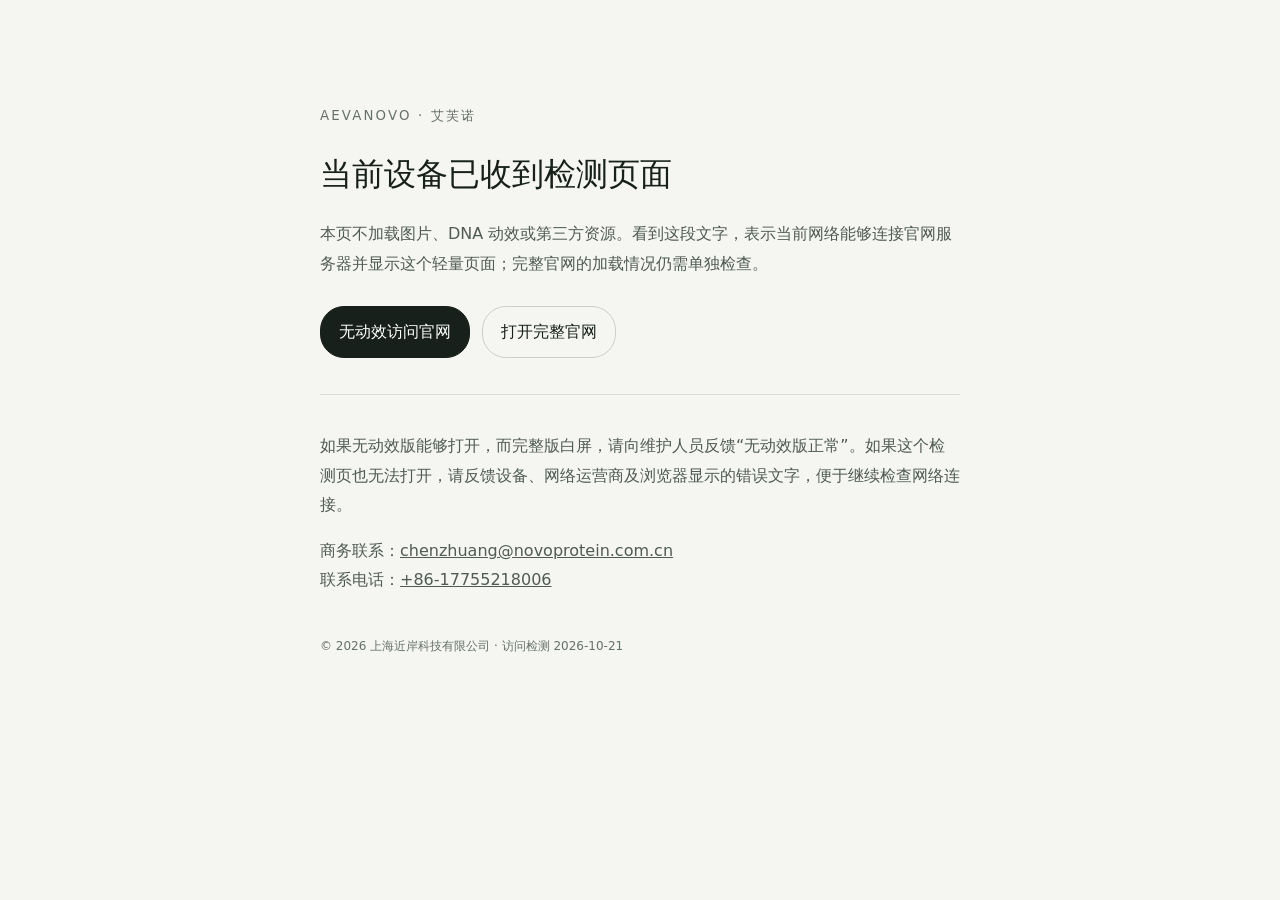
<file: access-check.html>
<!doctype html>
<html lang="zh-CN">
<meta charset="utf-8">
<meta name="viewport" content="width=device-width,initial-scale=1">
<meta name="robots" content="noindex,nofollow">
<title>访问检测 · AEVANOVO</title>
<style>
body{margin:0;background:#f5f6f2;color:#17201b;font:16px/1.85 system-ui,-apple-system,"PingFang SC",sans-serif}main{max-width:640px;margin:8vh auto;padding:28px}small{letter-spacing:.16em;color:#667168}h1{font-size:32px;line-height:1.3;font-weight:500;margin:24px 0}p{color:#505b53}nav{display:flex;gap:12px;flex-wrap:wrap;margin:28px 0}nav a{padding:10px 18px;border:1px solid #cbd1c9;border-radius:24px;text-decoration:none;color:inherit}nav a:first-child{background:#17201b;color:white;border-color:#17201b}section{border-top:1px solid #d8ddd5;margin-top:36px;padding-top:20px}a{color:inherit}footer{font-size:12px;color:#667168;margin-top:40px}a:focus-visible{outline:2px solid #a15b2e;outline-offset:4px}
</style>
<main>
<small>AEVANOVO · 艾芙诺</small>
<h1>当前设备已收到检测页面</h1>
<p>本页不加载图片、DNA 动效或第三方资源。看到这段文字，表示当前网络能够连接官网服务器并显示这个轻量页面；完整官网的加载情况仍需单独检查。</p>
<nav aria-label="访问选项"><a href="./?motion=off&amp;v=20261021-access">无动效访问官网</a><a href="./?v=20261021-access">打开完整官网</a></nav>
<section>
<p>如果无动效版能够打开，而完整版白屏，请向维护人员反馈“无动效版正常”。如果这个检测页也无法打开，请反馈设备、网络运营商及浏览器显示的错误文字，便于继续检查网络连接。</p>
<p>商务联系：<a href="mailto:chenzhuang@novoprotein.com.cn">chenzhuang@novoprotein.com.cn</a><br>联系电话：<a href="tel:+8617755218006">+86-17755218006</a></p>
</section>
<footer>© 2026 上海近岸科技有限公司 · 访问检测 2026-10-21</footer>
</main>
</html>
</file>
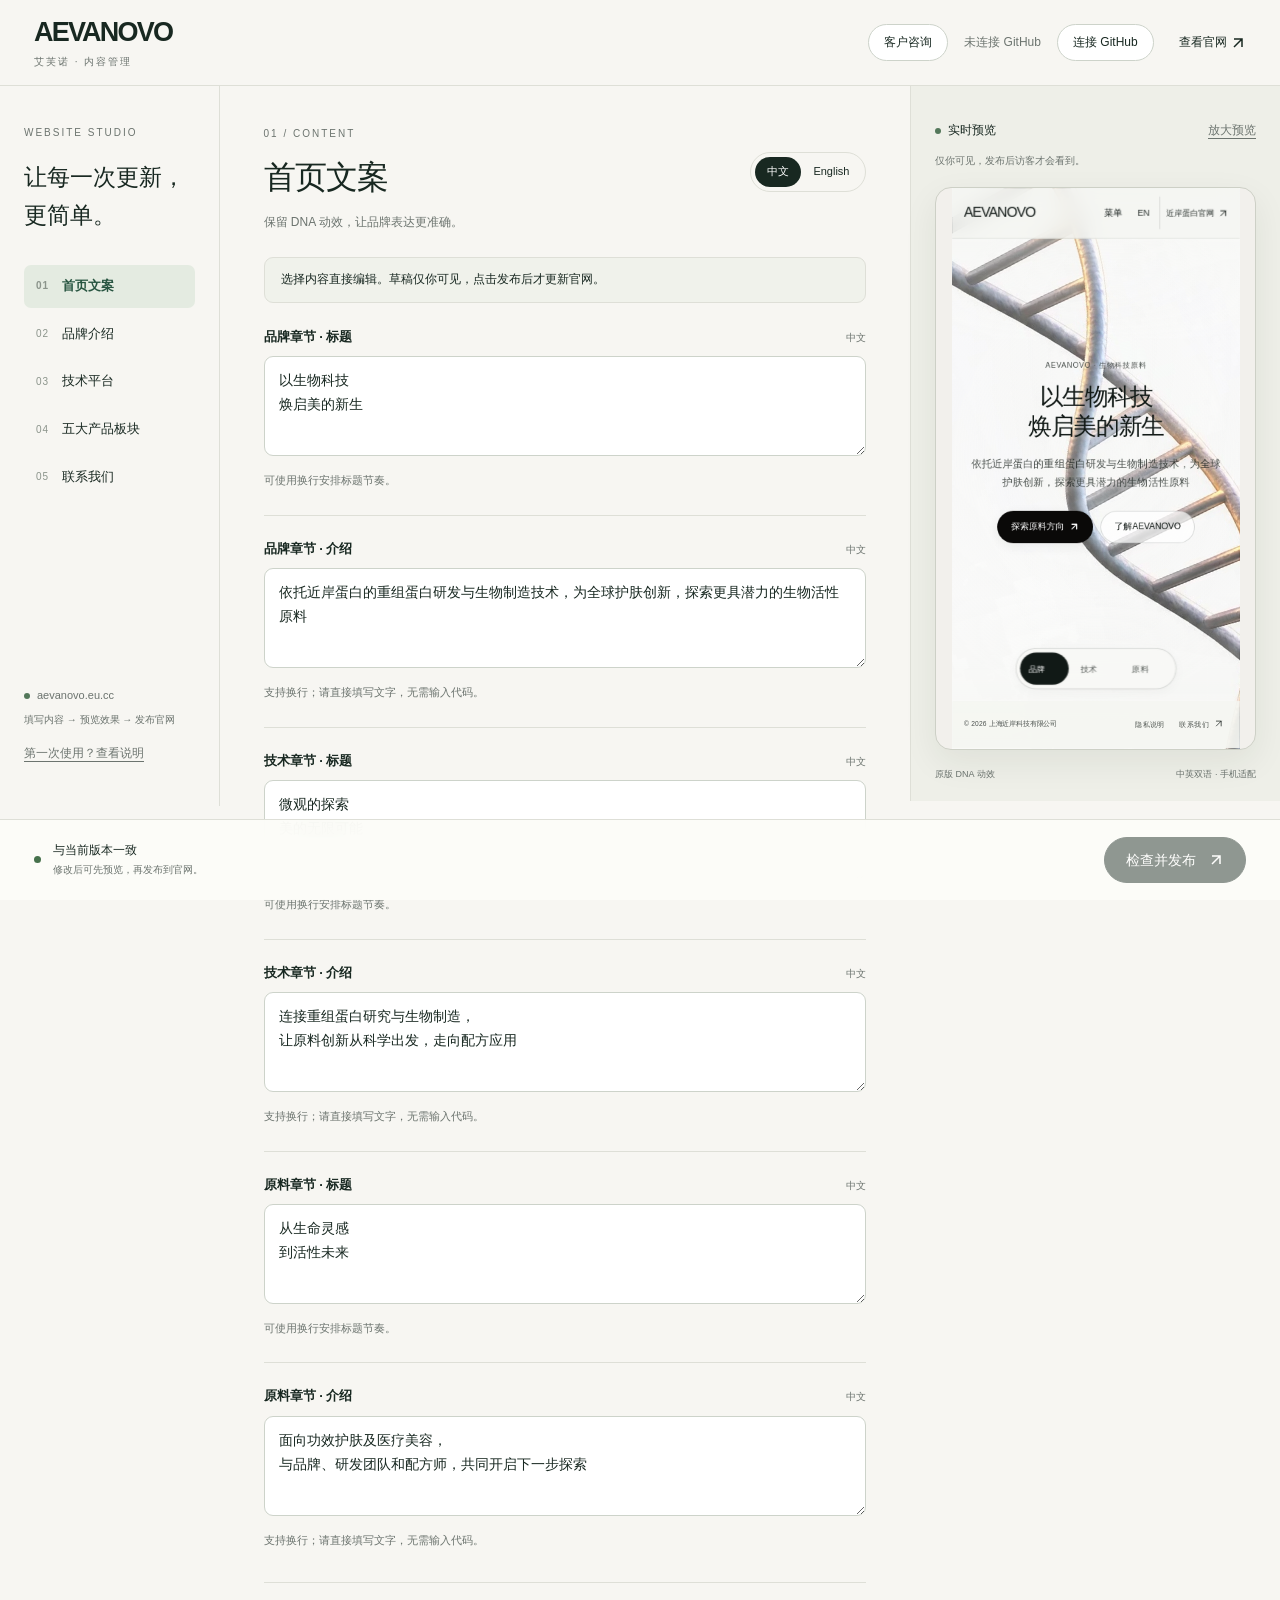
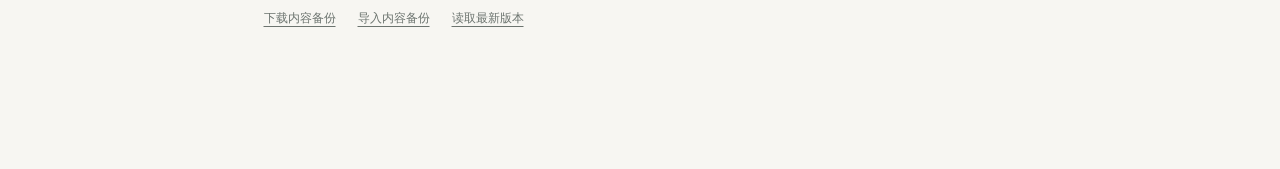
<file: admin.html>
<!doctype html>
<html lang="zh-CN">
<head>
  <meta charset="utf-8"><meta name="viewport" content="width=device-width,initial-scale=1,viewport-fit=cover">
  <meta name="robots" content="noindex,nofollow"><meta name="referrer" content="no-referrer">
  <meta http-equiv="Content-Security-Policy" content="default-src 'self'; script-src 'self'; style-src 'self'; img-src 'self' data: blob:; connect-src 'self' https://api.github.com; frame-src 'self'; object-src 'none'; base-uri 'none'; form-action 'none'">
  <title>内容管理 · AEVANOVO 艾芙诺</title>
  <link rel="stylesheet" href="content-admin.css?v=20261019-portfolio">
  <script src="content-core.js?v=20261019-1" defer></script>
  <script src="content-admin.js?v=20261019-portfolio" defer></script>
</head>
<body>
  <a class="skip" href="#editor">跳到编辑内容</a>
  <header class="topbar"><a class="wordmark" href="./" target="_blank" rel="noopener">AEVANOVO<span>艾芙诺 · 内容管理</span></a><div class="top-actions"><a id="enquiriesLink" class="button small" href="inquiries.html">客户咨询</a><span class="connection" id="connection">未连接 GitHub</span><button id="connect" class="button small">连接 GitHub</button><button id="disconnect" class="button small ghost" hidden>退出连接</button><a class="external" href="./" target="_blank" rel="noopener">查看官网 <svg viewBox="0 0 16 16" aria-hidden="true"><path d="M4 12 12 4M4 4h8v8"/></svg></a></div></header>
  <div class="layout">
    <aside class="sidebar"><p class="overline">WEBSITE STUDIO</p><p class="side-title">让每一次更新，<br>更简单。</p><nav aria-label="内容分区" id="sections"></nav><div class="sidebar-bottom"><span class="live-dot"></span><span>aevanovo.eu.cc</span><p>填写内容 → 预览效果 → 发布官网</p><button id="help" class="text-button">第一次使用？查看说明</button></div></aside>
    <main id="editor" tabindex="-1">
      <div class="page-heading"><div><p class="overline" id="sectionNumber">01 / CONTENT</p><h1 id="sectionTitle">首页文案</h1><p id="sectionDescription">保留 DNA 动效，让品牌表达更准确。</p></div><div class="locale-switch" role="group" aria-label="编辑语言"><button type="button" data-locale="zh" aria-pressed="true">中文</button><button type="button" data-locale="en" aria-pressed="false">English</button></div></div>
      <div id="notice" class="notice" role="status" aria-live="polite">正在读取官网内容…</div>
      <div id="draftBanner" class="draft-banner" hidden><div><strong>找到这个浏览器里未发布的草稿</strong><p id="draftDescription"></p></div><div><button class="button small" id="restoreDraft">恢复草稿</button><button class="text-button" id="dismissDraft">暂不恢复</button></div></div>
      <div id="fields" class="fields" aria-busy="true"></div>
      <div class="content-tools"><button class="text-button" id="exportDraft" disabled>下载内容备份</button><button class="text-button" id="importDraft" disabled>导入内容备份</button><button class="text-button" id="reloadContent" disabled>读取最新版本</button><input id="importFile" type="file" accept="application/json,.json" hidden></div>
    </main>
    <aside class="preview-column" aria-label="官网预览"><div class="preview-heading"><div><span class="live-dot"></span><strong>实时预览</strong></div><button class="text-button" id="expandPreview">放大预览</button></div><p class="preview-note">仅你可见，发布后访客才会看到。</p><div id="previewHost" class="preview-host"><iframe id="sitePreview" title="未发布内容的官网预览" src="./index.html?_aevanovo_preview=1" loading="lazy" referrerpolicy="no-referrer"></iframe></div><div class="preview-caption"><span>原版 DNA 动效</span><span>中英双语 · 手机适配</span></div></aside>
  </div>
  <footer class="publish-bar"><div class="save-state"><span class="save-dot" id="saveDot"></span><div><strong id="saveTitle">正在加载</strong><span id="saveDetail">你的修改将先作为草稿保存。</span></div></div><div class="publish-actions"><button class="button mobile-preview" id="mobilePreview">预览</button><button class="button primary" id="review" disabled>检查并发布 <svg viewBox="0 0 16 16" aria-hidden="true"><path d="M4 12 12 4M4 4h8v8"/></svg></button></div></footer>
  <dialog id="authDialog" aria-labelledby="authTitle"><button class="dialog-close" data-close aria-label="关闭连接窗口">×</button><p class="overline">CONNECT YOUR WEBSITE</p><h2 id="authTitle">连接你的 GitHub</h2><p class="dialog-intro">使用只授权给官网仓库的授权码发布内容。无需另外设置网站密码。</p><ol class="steps"><li><a id="tokenLink" class="text-link" target="_blank" rel="noopener noreferrer">打开 GitHub 授权设置 <span aria-hidden="true">↗</span></a><p>会预填名称、30 天有效期及 Contents 读写权限。</p></li><li>在 Repository access 选择 <strong>Only select repositories</strong>，仅勾选 <strong>aevanovo</strong>。<p>检查 Contents 为 <strong>Read and write</strong>。不要选择全部仓库。</p></li><li>点击 <strong>Generate token</strong>，复制生成的授权码，粘贴到下方。</li></ol><form id="authForm"><label for="credential">GitHub 授权码</label><input id="credential" type="password" autocomplete="off" spellcheck="false" placeholder="github_pat_…" required maxlength="500"><p class="field-help">仅在此页面内存中使用，刷新或退出后清除。不要把授权码发到聊天里。</p><p id="authStatus" class="form-status" role="status"></p><button class="button primary wide" id="authSubmit" type="submit">验证并连接</button></form></dialog>
  <dialog id="reviewDialog" aria-labelledby="reviewTitle"><button class="dialog-close" data-close aria-label="关闭发布检查">×</button><p class="overline">READY TO PUBLISH</p><h2 id="reviewTitle">确认这次更新</h2><p class="dialog-intro">这些修改将发布到 <strong>aevanovo.eu.cc</strong>，所有访客都能看到。</p><ul id="changeList" class="change-list"></ul><p id="reviewStatus" class="form-status" role="status"></p><div class="dialog-actions"><button class="button" data-close>继续编辑</button><button class="button primary" id="publish">确认发布</button></div><p class="field-help">发布会生成 GitHub 历史版本；官网更新通常需要几分钟。</p></dialog>
  <dialog id="helpDialog" aria-labelledby="helpTitle"><button class="dialog-close" data-close aria-label="关闭使用说明">×</button><p class="overline">A LITTLE GUIDE</p><h2 id="helpTitle">像填表一样，更新官网。</h2><ol class="steps"><li><strong>选择要修改的内容</strong><p>左侧切换首页、品牌、技术、五个产品板块或联系方式。中文和英文分别填写。</p></li><li><strong>查看实际效果</strong><p>预览会显示尚未发布的修改。品牌和产品可选传图片，系统会自动压缩。</p></li><li><strong>连接 GitHub 并发布</strong><p>首次使用按“连接 GitHub”的说明创建授权码；过期后重新创建。每次打开页面需重新粘贴授权码。</p></li></ol><div class="help-block"><strong>草稿和发布有什么区别？</strong><p>草稿只保存在当前浏览器；“确认发布”才会保存到 GitHub 并更新官网。换设备前，请先发布或下载内容备份。</p></div><div class="help-block"><strong>不小心改错了？</strong><p>可以导入之前下载的内容备份，再发布。也可以通过 GitHub 的历史版本恢复。</p></div><a class="text-link" href="https://github.com/ChrisCHEN123551/aevanovo/actions" target="_blank" rel="noopener">查看 GitHub 发布记录 ↗</a></dialog>
  <dialog id="previewDialog" class="preview-dialog" aria-labelledby="previewTitle"><div class="preview-dialog-header"><h2 id="previewTitle">官网预览 · 尚未发布</h2><div class="preview-size" role="group" aria-label="预览尺寸"><button class="text-button" id="phonePreview" aria-pressed="false">手机</button><button class="text-button" id="desktopPreview" aria-pressed="true">电脑</button><button class="button small" data-close>返回编辑</button></div></div><div id="largePreviewHost" class="large-preview-host"></div></dialog>
  <noscript><p class="noscript">编辑后台需要浏览器启用 JavaScript。官网展示页仍可正常访问。</p></noscript>
</body></html>
</file>
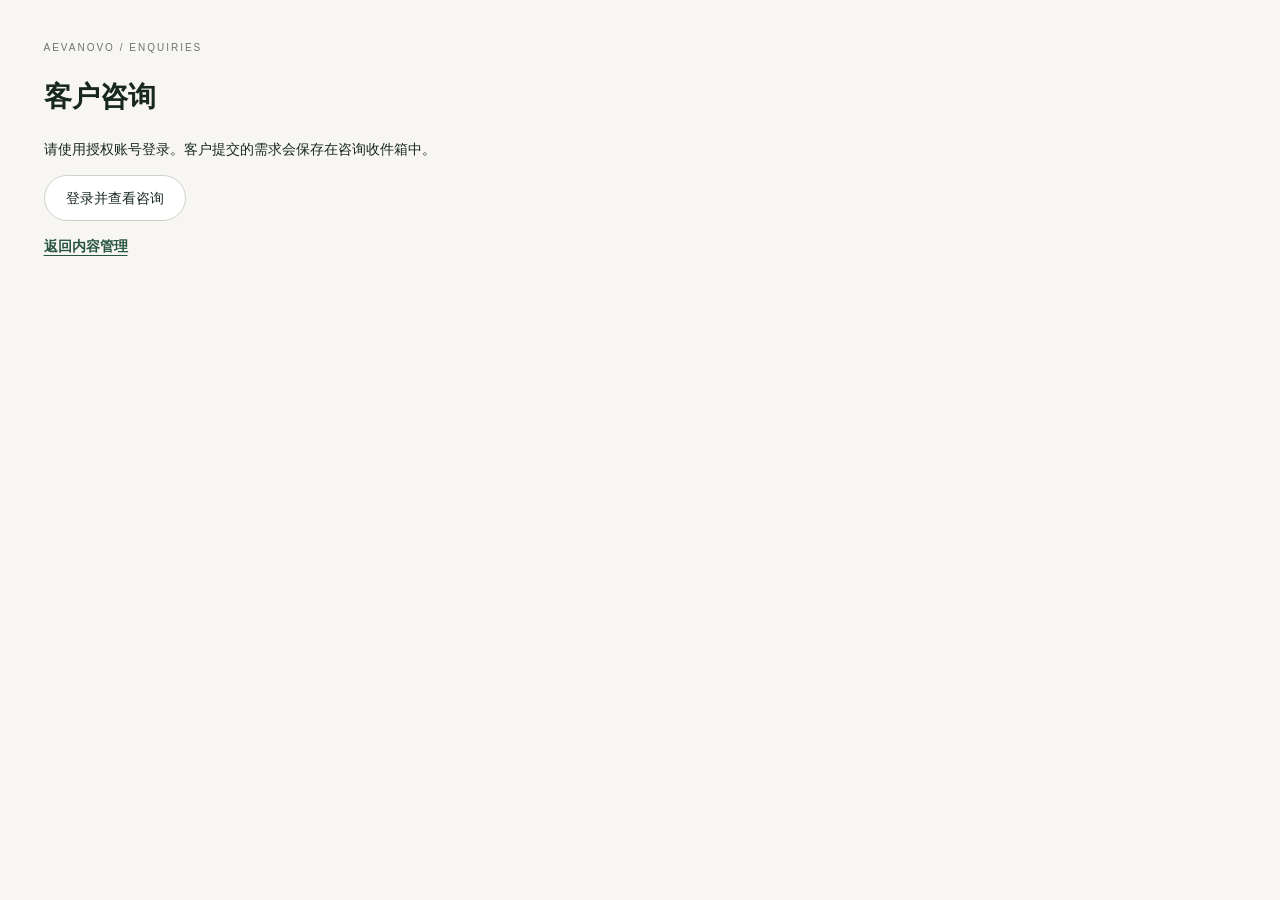
<file: inquiries.html>
<!doctype html><html lang="zh-CN"><meta charset="utf-8"><meta name="viewport" content="width=device-width,initial-scale=1"><meta name="robots" content="noindex,nofollow"><title>客户咨询 · AEVANOVO</title><link rel="stylesheet" href="content-admin.css"><script src="enquiry-config.js" defer></script><script src="inquiries.js" defer></script><body><main><p class="overline">AEVANOVO / ENQUIRIES</p><h1>客户咨询</h1><p id="inquiriesState">正在连接咨询后台…</p><a class="button" id="inquiriesOpen" hidden target="_blank" rel="noopener">登录并查看咨询</a><p><a class="text-link" href="admin.html">返回内容管理</a></p></main></body></html>
</file>
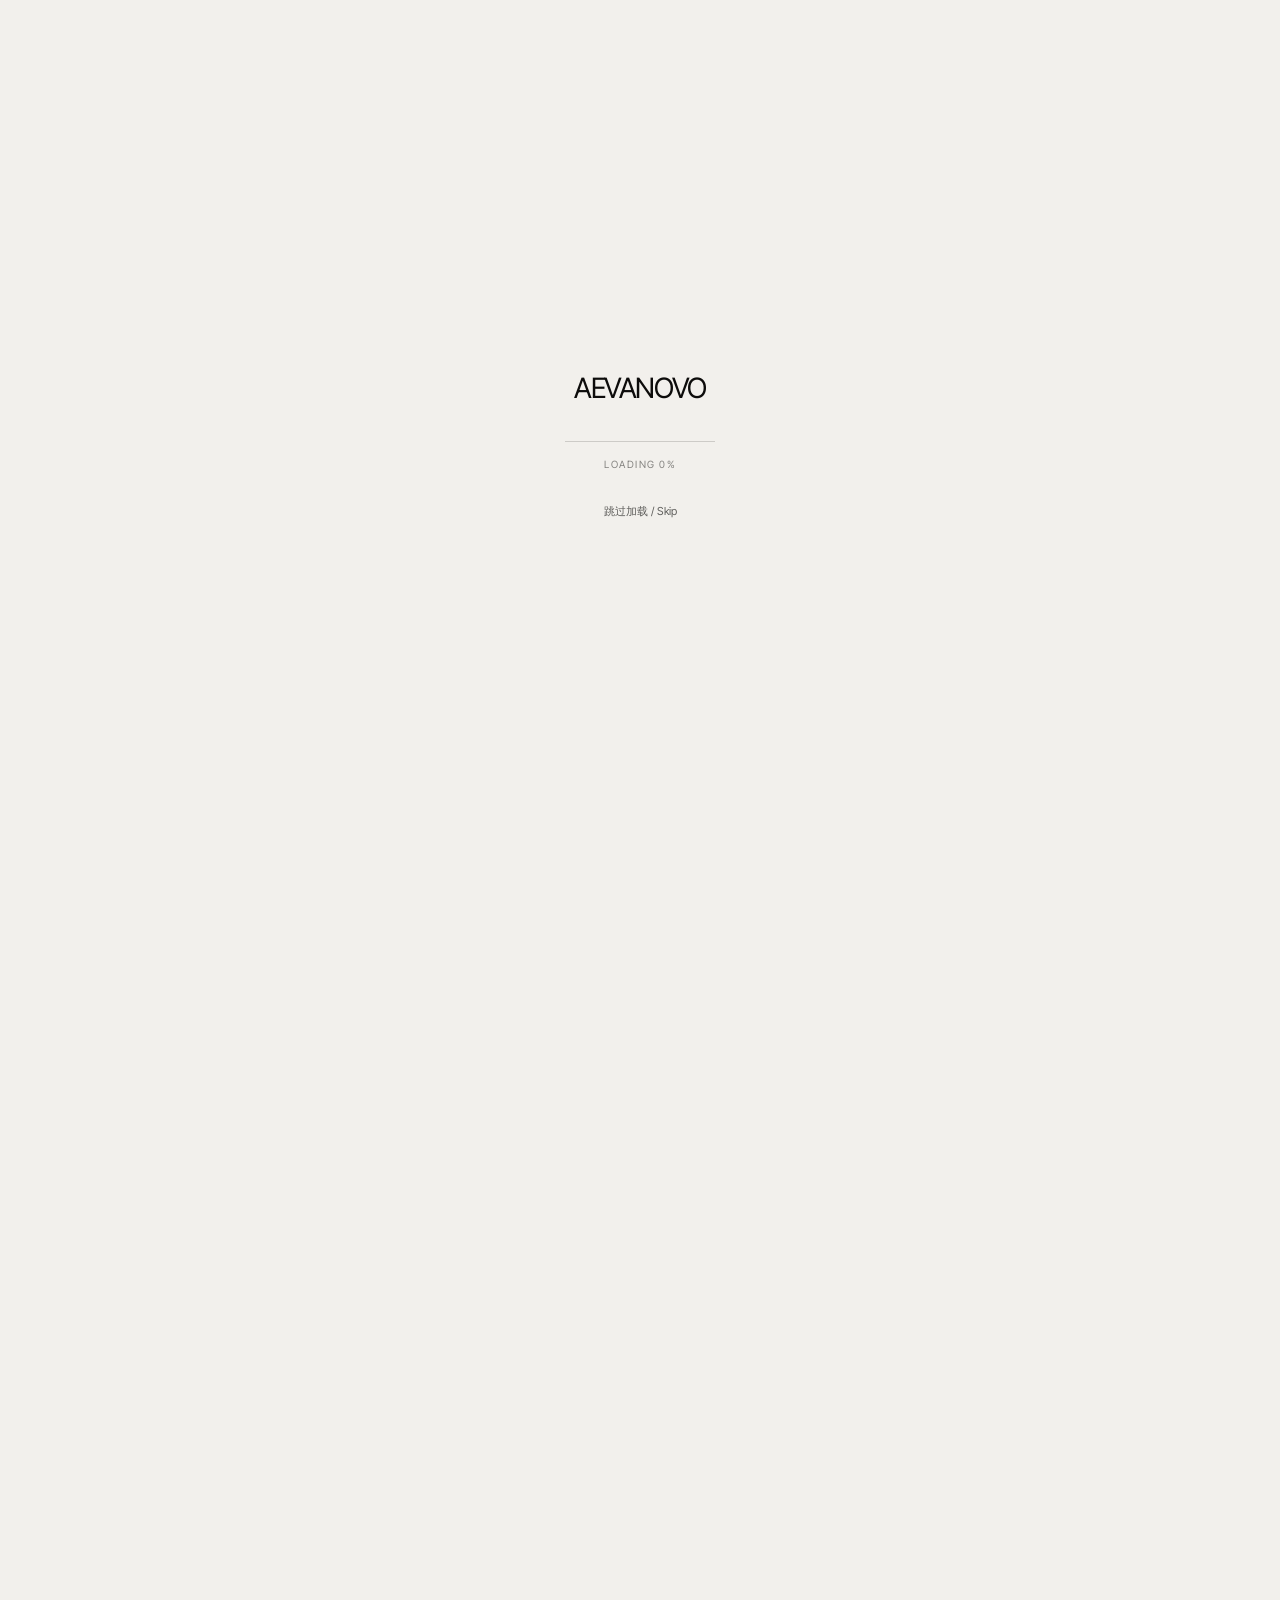
<file: public.html>
<!DOCTYPE html>
<html lang="zh-CN"><head>
<meta charset="UTF-8"><meta name="viewport" content="width=device-width, initial-scale=1, viewport-fit=cover">
<meta name="description" content="AEVANOVO 艾芙诺，依托近岸蛋白重组蛋白研发与生物制造技术，面向全球化妆品、功效护肤及医美原料市场的生物科技原料品牌。">
<title>AEVANOVO 艾芙诺 — Biotechnology, Beautifully Reimagined</title>
<link rel="preconnect" href="https://fonts.googleapis.com"><link rel="preconnect" href="https://fonts.gstatic.com" crossorigin><link rel="preconnect" href="https://d2ol7oe51mr4n9.cloudfront.net" crossorigin>
<link href="https://fonts.googleapis.com/css2?family=Inter+Tight:wght@400;500&display=swap" rel="stylesheet">
<style>
:root{--fg:#0d0c0b;--fg-soft:rgba(13,12,11,.64);--fg-faint:rgba(13,12,11,.48);--shade:#f2f0ec;--rule:rgba(13,12,11,.16);--ease:cubic-bezier(.22,.61,.36,1);--pill-bg:#0a0908;--pill-fg:#fff}*{box-sizing:border-box;margin:0}html{-webkit-text-size-adjust:100%}body{background:var(--shade);color:var(--fg);font-family:'Inter Tight','Helvetica Neue',Helvetica,Arial,'PingFang SC',sans-serif;font-weight:400;-webkit-font-smoothing:antialiased;-moz-osx-font-smoothing:grayscale;overflow-x:hidden}button,input,select,textarea{font:inherit}a{color:inherit}button{cursor:pointer}button:focus-visible,a:focus-visible,input:focus-visible,select:focus-visible,textarea:focus-visible{outline:2px solid var(--fg);outline-offset:4px}button{color:var(--fg)}.stage{position:fixed;inset:0;z-index:0;overflow:hidden;background:radial-gradient(ellipse at 55% 40%,#fff8,#e6e1d6)}.stage video{position:absolute;top:50%;left:50%;width:100%;height:100%;transform:translate(-50%,-50%) scale(1.02);object-fit:cover;filter:contrast(1.02);will-change:transform}.veil{position:absolute;inset:0;pointer-events:none;background:linear-gradient(to bottom,rgba(242,240,236,.62) 0%,rgba(242,240,236,.12) 22%,rgba(242,240,236,.12) 78%,rgba(242,240,236,.66) 100%),radial-gradient(100% 80% at 50% 48%,rgba(242,240,236,0) 0%,rgba(242,240,236,.34) 100%),rgba(242,240,236,.20)}.grain{position:absolute;inset:-50%;opacity:.13;mix-blend-mode:multiply;pointer-events:none;background-image:url("data:image/svg+xml;utf8,%3Csvg xmlns='http://www.w3.org/2000/svg' width='140' height='140'%3E%3Cfilter id='n'%3E%3CfeTurbulence type='fractalNoise' baseFrequency='.85' numOctaves='3'/%3E%3C/filter%3E%3Crect width='140' height='140' filter='url(%23n)' opacity='.5'/%3E%3C/svg%3E")}.chrome{position:fixed;left:0;right:0;top:0;z-index:40;display:flex;align-items:center;justify-content:space-between;gap:12px;padding:max(14px,calc(env(safe-area-inset-top,0px) + 12px)) clamp(16px,3.4vw,44px) 14px;background:linear-gradient(to bottom,rgba(242,240,236,.94) 0%,rgba(242,240,236,.78) 72%,rgba(242,240,236,0) 100%)}.mark{text-decoration:none;display:flex;align-items:center;gap:12px;min-width:0;flex-shrink:1}.mark-name{font-size:23px;font-weight:500;letter-spacing:-.055em}.mark-cn{border-left:1px solid var(--rule);padding-left:12px;font-size:12px;letter-spacing:.15em}.nav{display:flex;align-items:center;gap:clamp(14px,2.4vw,32px);flex-shrink:0}.nav a:not(.pill),.lang{color:var(--fg);text-decoration:none;font-size:13px;letter-spacing:-.008em;opacity:.88;transition:opacity .3s var(--ease)}.lang{background:none;border:0;min-height:38px}.nav a:hover{opacity:1}.pill{display:inline-flex;align-items:center;justify-content:center;gap:15px;height:40px;padding:0 21px;border-radius:999px;background:var(--pill-bg);color:var(--pill-fg);font-size:14px;font-weight:500;letter-spacing:-.008em;text-decoration:none;white-space:nowrap;opacity:1;border:1px solid rgba(10,9,8,.12);box-shadow:0 1px 0 #ffffff1a inset;-webkit-text-fill-color:var(--pill-fg);transition:transform .4s var(--ease),background .3s var(--ease),color .3s var(--ease)}.nav .pill{color:#fff;-webkit-text-fill-color:#fff}.pill:hover,.pill:focus-visible{transform:translateY(-2px);background:#000;color:#fff;-webkit-text-fill-color:#fff}.pill:focus-visible{outline:2px solid var(--fg);outline-offset:2px}.foot{position:fixed;bottom:0;left:0;right:0;z-index:40;display:flex;justify-content:space-between;align-items:center;gap:20px;padding:14px clamp(16px,3.4vw,44px) max(16px,calc(env(safe-area-inset-bottom,0px) + 12px));font-size:10px;line-height:1.45;letter-spacing:.03em;color:var(--fg-soft);background:linear-gradient(to top,rgba(242,240,236,.92) 0%,rgba(242,240,236,.72) 72%,rgba(242,240,236,0) 100%)}.foot button{font-size:10px;background:none;border:0;min-height:36px;color:var(--fg-soft)}.foot-links{display:flex;gap:18px}.meter{position:fixed;top:0;left:0;z-index:50;height:2px;width:100%;transform:scaleX(0);transform-origin:0 50%;background:var(--fg);opacity:.55}.panels{position:fixed;inset:0;z-index:20;pointer-events:none}.panel{position:absolute;inset:0;display:flex;flex-direction:column;align-items:center;justify-content:center;text-align:center;padding:max(104px,calc(env(safe-area-inset-top,0px) + 88px)) clamp(20px,5vw,60px) max(96px,calc(env(safe-area-inset-bottom,0px) + 80px));opacity:0;will-change:opacity,transform}.eyebrow{display:flex;align-items:center;justify-content:center;flex-wrap:wrap;gap:6px 12px;font-size:11px;letter-spacing:.12em;color:var(--fg-soft);margin-bottom:clamp(16px,2vw,22px);max-width:min(65ch,100%);text-align:center}h1,.display{font-weight:400;font-size:clamp(34px,6.9vw,99px);line-height:1.09;letter-spacing:-.045em;max-width:15ch;text-wrap:balance}.sub{margin-top:clamp(18px,2.2vw,28px);font-size:clamp(14px,1.1vw,17px);line-height:1.8;letter-spacing:.008em;color:var(--fg-soft);max-width:min(50ch,100%);text-wrap:pretty}.cta{margin-top:clamp(28px,3.4vw,44px);width:100%;display:flex;justify-content:center;gap:12px}.cta .pill{height:48px;padding:0 27px;font-size:14px;max-width:min(100%,320px)}.secondary{background:#f2f0ec80;color:var(--fg);-webkit-text-fill-color:var(--fg);border-color:var(--rule);box-shadow:none}.side{position:fixed;left:clamp(16px,3.4vw,44px);top:50%;z-index:35;display:flex;flex-direction:column;gap:15px}.dot{display:flex;align-items:center;gap:12px;min-width:36px;min-height:36px;padding:0;border:0;background:none;font-size:10px;color:var(--fg-soft)}.dot:before{content:'';display:block;width:5px;height:5px;border-radius:100%;border:1px solid var(--fg-soft)}.dot.active:before{background:var(--fg)}.dot span{opacity:0;transition:opacity .2s}.dot.active span,.dot:hover span{opacity:1}.folio{position:fixed;right:clamp(16px,3.4vw,44px);bottom:96px;z-index:35;font-size:10px;color:var(--fg-soft);letter-spacing:.15em}.scroll-hint{position:fixed;left:50%;bottom:92px;transform:translateX(-50%);font-size:9px;letter-spacing:.2em;color:var(--fg-soft);z-index:30;pointer-events:none}.scroll-hint span{display:block;margin-top:10px;text-align:center;font-size:16px}.boot{position:fixed;inset:0;z-index:90;display:flex;flex-direction:column;align-items:center;justify-content:center;gap:16px;background:var(--shade);transition:opacity .7s var(--ease),visibility .7s}.boot.done{opacity:0;visibility:hidden}.boot .wordmark{font-size:28px;letter-spacing:-.05em;margin-bottom:20px}.boot p{font-size:10px;letter-spacing:.15em;color:var(--fg-faint)}.bar{width:150px;height:1px;background:var(--rule);overflow:hidden}.bar i{display:block;height:100%;width:100%;background:var(--fg);transform:scaleX(0);transform-origin:0 50%}.skip{border:0;background:none;font-size:11px;color:var(--fg-soft);min-height:36px;margin-top:8px}.track{position:relative;z-index:1;height:560vh;min-height:3200px;pointer-events:none}.modal{border:1px solid var(--rule);background:var(--shade);color:var(--fg);width:min(1000px,calc(100% - 40px));max-height:86dvh;padding:clamp(25px,5vw,60px);margin:auto;box-shadow:0 30px 100px #0002}.modal::backdrop{background:#26231f66;backdrop-filter:blur(12px)}.modal h2{font-weight:400;font-size:clamp(28px,4vw,46px);letter-spacing:-.04em;margin:10px 0 25px;line-height:1.2}.modal .kicker{font-size:10px;letter-spacing:.16em;color:var(--fg-soft)}.close{position:absolute;right:14px;top:10px;width:40px;height:40px;font-size:26px;font-weight:400;background:none;border:0}.intro-copy{font-size:14px;line-height:1.9;color:var(--fg-soft);max-width:630px}.catalog{display:grid;grid-template-columns:repeat(3,1fr);gap:26px;margin-top:35px}.ingredient{border-top:1px solid var(--rule);padding-top:22px}.ingredient .id{font-size:10px;color:var(--fg-faint);letter-spacing:.12em}.ingredient h3{font-size:21px;font-weight:400;margin:22px 0 12px}.ingredient p{font-size:12px;line-height:1.9;color:var(--fg-soft)}.ingredient .tag{display:block;font-size:9px;letter-spacing:.1em;margin:12px 0 22px;color:var(--fg-faint)}.line-button{background:none;border:0;border-bottom:1px solid var(--rule);padding:10px 0;min-height:36px;font-size:12px}.disclaimer{font-size:11px;line-height:1.8;color:var(--fg-soft);border-top:1px solid var(--rule);margin-top:30px;padding-top:18px}.science-grid{display:grid;grid-template-columns:1fr 1fr;gap:30px 45px;margin:32px 0}.science-grid article{border-top:1px solid var(--rule);padding-top:20px}.science-grid h3{font-size:18px;font-weight:400;margin-bottom:12px}.science-grid p{font-size:13px;line-height:1.9;color:var(--fg-soft)}.brand-block{border-left:1px solid var(--rule);padding-left:20px;margin:30px 0;font-size:18px;line-height:1.8}.contact-grid{display:grid;grid-template-columns:1fr 1.1fr;gap:45px;margin-top:30px}.contact-info{font-size:13px;line-height:2;color:var(--fg-soft)}.contact-info strong{font-weight:500;color:var(--fg)}.form{display:grid;grid-template-columns:1fr 1fr;gap:20px}label{font-size:12px;line-height:1.6}input,select,textarea{width:100%;background:#f2f0ec;border:0;border-bottom:1px solid var(--rule);padding:12px 0;color:var(--fg);font-size:13px;margin-top:4px;border-radius:0}textarea{min-height:80px;resize:vertical}select option{background:var(--shade)}.full{grid-column:1/-1}.output{display:none;font-size:12px;line-height:1.8;border:1px solid var(--rule);padding:16px;white-space:pre-wrap;margin-top:20px}.output.show{display:block}.form-note{font-size:10px;line-height:1.8;color:var(--fg-soft);margin-top:14px}.editor-only{display:none}.file-mode .editor-only{display:inline-block}.edit-fields{display:grid;grid-template-columns:1fr 1fr;gap:22px;margin:30px 0}.edit-fields textarea{min-height:110px;border:1px solid var(--rule);padding:12px}.editor-actions{display:flex;flex-wrap:wrap;gap:12px;position:sticky;bottom:0;background:var(--shade);padding:14px 0}.noscript{position:fixed;z-index:100;inset:0;background:var(--shade);padding:20vh 10vw;text-align:center;line-height:2}.media-failed .stage:before{content:'';position:absolute;width:55vmin;height:55vmin;left:55%;top:48%;transform:translate(-50%,-50%) rotate(-30deg);border-radius:50%;border:1px solid #c9c0ae;background:radial-gradient(circle at 30% 20%,#fff9,#e0d8c566,#a69c8533);box-shadow:inset -15px -30px 70px #aba38e44,20px 30px 90px #b4ad9633}.media-failed .veil{background:#f2f0ec66}@media(max-width:900px){.veil{background:linear-gradient(to bottom,rgba(242,240,236,.72) 0%,rgba(242,240,236,.18) 24%,rgba(242,240,236,.18) 76%,rgba(242,240,236,.74) 100%),radial-gradient(100% 80% at 50% 48%,rgba(242,240,236,0) 0%,rgba(242,240,236,.40) 100%),rgba(242,240,236,.24)}.side{left:16px}.dot span{display:none}.catalog{gap:16px}.contact-grid{gap:25px}}@media(max-width:720px){.nav a:not(.pill){display:none}.mark-name{font-size:19px}.mark-cn{display:none}.nav{gap:12px}.nav .pill{height:38px;padding:0 16px;font-size:12px}h1,.display{max-width:12ch;font-size:clamp(30px,8vw,52px);line-height:1.2}.sub{font-size:14px;max-width:31ch;line-height:1.8}.panel{padding:max(92px,calc(env(safe-area-inset-top,0px) + 76px)) 28px max(88px,calc(env(safe-area-inset-bottom,0px) + 72px))}.foot{font-size:9px}.foot .support{display:none}.foot-links{gap:10px}.side{top:auto;bottom:90px;left:20px;gap:5px}.dot{min-height:25px}.folio{bottom:90px;font-size:9px}.scroll-hint{bottom:92px;font-size:8px}.modal{width:calc(100% - 20px);max-height:90dvh;padding:32px 22px}.catalog,.science-grid,.contact-grid,.edit-fields{grid-template-columns:1fr}.catalog{gap:24px}.contact-grid{gap:25px}.form{gap:18px}.ingredient h3{margin-top:15px}.cta{flex-wrap:wrap}.cta .pill{height:44px;font-size:13px}.modal h2{font-size:32px}}@media(max-width:420px){.nav .pill{height:36px;padding:0 14px;font-size:11px}.mark-name{font-size:17px}.lang{font-size:11px}.nav{gap:8px}h1,.display{max-width:11ch;font-size:clamp(28px,8.9vw,40px)}.eyebrow{font-size:9px;letter-spacing:.06em;max-width:30ch}.cta .pill{max-width:280px;height:44px;padding:0 20px;font-size:12px}.foot{gap:8px}.foot-links{gap:6px}.form{grid-template-columns:1fr}.full{grid-column:auto}}@media(max-height:520px) and (orientation:landscape){.panel{padding:max(72px,calc(env(safe-area-inset-top,0px) + 56px)) 24px max(64px,calc(env(safe-area-inset-bottom,0px) + 48px))}h1,.display{font-size:clamp(28px,8vh,44px)}.sub{margin-top:12px;font-size:12px}.cta{margin-top:16px}.scroll-hint{display:none}.side{display:none}}@media(prefers-reduced-motion:reduce){.pill{transition:none}.boot{transition:none}}

.portfolio-links{display:flex;align-items:center;justify-content:center;flex-wrap:wrap;gap:4px 20px;max-width:780px;margin-top:22px}.portfolio-links a{font-size:11px;letter-spacing:.02em;min-height:36px;padding:8px 0;text-decoration:none;border-bottom:1px solid var(--rule);transition:color .2s}.portfolio-links a:hover{color:#000;border-color:var(--fg)}#ingredients-title~.cta{margin-top:24px}#catalog{width:min(920px,calc(100% - 40px))}.portfolio-list{margin-top:30px}.portfolio-row{border-top:1px solid var(--rule)}.portfolio-row:last-child{border-bottom:1px solid var(--rule)}.portfolio-row summary{list-style:none;display:grid;grid-template-columns:45px 1fr 24px;gap:16px;align-items:center;cursor:pointer;padding:22px 0;min-height:60px}.portfolio-row summary::-webkit-details-marker{display:none}.portfolio-number{font-size:11px;color:var(--fg-soft);align-self:start;padding-top:5px}.portfolio-title h3{font-size:24px;font-weight:400;letter-spacing:-.025em;margin:0;line-height:1.25}.portfolio-english{display:block;font-size:9px;letter-spacing:.12em;color:var(--fg-soft);margin-top:9px}.portfolio-toggle{font-size:22px;text-align:center;line-height:1;transition:transform .2s}.portfolio-row[open] .portfolio-toggle{transform:rotate(45deg)}.portfolio-content{padding:0 40px 26px 61px}.portfolio-content>p{font-size:13px;line-height:1.9;color:var(--fg-soft);max-width:620px}.portfolio-bottom{display:flex;align-items:center;justify-content:space-between;gap:20px;margin-top:15px}.portfolio-bottom .tag{font-size:9px;letter-spacing:.09em;color:var(--fg-soft)}.portfolio-bottom .line-button{flex-shrink:0}.portfolio-row:focus-within{background:#fff3}
@media(max-width:720px){.portfolio-links{max-width:340px;gap:3px 15px;margin-top:15px}.portfolio-links a{font-size:10px;min-height:36px}#ingredients-title~.sub{margin-top:18px}#ingredients-title~.cta{margin-top:20px}#catalog{width:calc(100% - 20px)}.portfolio-row summary{grid-template-columns:25px 1fr 20px;gap:10px;padding:19px 0}.portfolio-title h3{font-size:20px}.portfolio-english{font-size:8px;letter-spacing:.08em;line-height:1.6}.portfolio-content{padding:0 10px 24px 35px}.portfolio-bottom{align-items:start;flex-direction:column;gap:10px}.portfolio-list{margin-top:24px}}
@media(max-width:420px){.portfolio-links{gap:2px 12px;max-width:270px}.portfolio-links a{font-size:10px}.portfolio-title h3{font-size:18px}#ingredients-title~.sub{font-size:12px}#ingredients-title~.cta{margin-top:16px}.portfolio-content>p{font-size:12px}}
@media(max-height:520px) and (orientation:landscape){.portfolio-links{gap:0 15px;margin-top:8px}.portfolio-links a{font-size:10px;min-height:32px}#ingredients-title~.cta{margin-top:12px}}
#catalog>.close{position:sticky;top:0;float:right;margin:-14px -12px 0 0;z-index:2;background:var(--shade);border-radius:50%}
.admin-entry{font-size:10px;display:inline-flex;align-items:center;min-height:36px;text-decoration:none;color:var(--fg-soft)}
</style></head><body>
<div class="boot" id="boot"><div class="wordmark">AEVANOVO</div><div class="bar"><i id="bootBar"></i></div><p id="bootPct">LOADING 0%</p><button class="skip" id="skipBoot" type="button">跳过加载 / Skip</button></div>
<div class="stage" aria-hidden="true"><video id="clip" muted playsinline preload="auto" disablepictureinpicture></video><div class="veil"></div><div class="grain"></div></div><i class="meter" id="meter" aria-hidden="true"></i>
<header class="chrome"><a class="mark" href="#home" aria-label="AEVANOVO 艾芙诺 首页"><span class="mark-name">AEVANOVO</span><span class="mark-cn">艾芙诺</span></a><nav class="nav" aria-label="主导航"><a href="#science" data-zh="技术平台" data-en="Our science">技术平台</a><a href="#ingredients" data-zh="生物活性原料" data-en="Ingredients">生物活性原料</a><button class="lang" id="language" aria-label="Switch language">EN</button><a class="pill" href="#contact" data-zh="开启合作 ↗" data-en="Let’s connect ↗">开启合作 ↗</a></nav></header>
<nav class="side" aria-label="章节导航"><button class="dot active" data-go="0" aria-label="品牌理念" aria-current="step"><span>01</span></button><button class="dot" data-go="1" aria-label="技术平台"><span>02</span></button><button class="dot" data-go="2" aria-label="原料方向"><span>03</span></button></nav><div class="folio" id="folio">01 / 03</div><div class="scroll-hint" id="scrollHint"><b data-zh="向下滚动，探索新生" data-en="SCROLL TO DISCOVER">向下滚动，探索新生</b><span>↓</span></div>
<main class="panels">
<section class="panel" data-panel aria-labelledby="hero-title"><div class="eyebrow" data-zh="AEVANOVO · 生物科技原料" data-en="AEVANOVO · BIOACTIVE INGREDIENTS">AEVANOVO · 生物科技原料</div><h1 id="hero-title" data-edit data-cms="home-1" data-zh="以生物科技，<br>焕启美的新生。" data-en="Life science.<br>A new beauty.">以生物科技，<br>焕启美的新生。</h1><p class="sub" data-edit data-cms="home-2" data-zh="依托近岸蛋白的重组蛋白研发与生物制造技术，<br>为全球护肤创新，探索更具潜力的生物活性原料。" data-en="Powered by Novoprotein’s recombinant protein R&amp;D and biomanufacturing technology. Exploring bioactive ingredients for the next chapter of skincare.">依托近岸蛋白的重组蛋白研发与生物制造技术，<br>为全球护肤创新，探索更具潜力的生物活性原料。</p><div class="cta"><a class="pill" href="#ingredients" data-zh="探索原料方向 ↗" data-en="Explore ingredients ↗">探索原料方向 ↗</a><a class="pill secondary" href="#brand" data-zh="了解艾芙诺" data-en="Meet AEVANOVO">了解艾芙诺</a></div></section>
<section class="panel" data-panel aria-labelledby="science-title"><div class="eyebrow" data-zh="01 / 技术平台 · 从分子到制造" data-en="01 / OUR SCIENCE · MOLECULE TO MANUFACTURING">01 / 技术平台 · 从分子到制造</div><h2 class="display" id="science-title" data-edit data-cms="home-3" data-zh="微观的探索。<br>美的无限可能。" data-en="Small molecules.<br>New possibilities.">微观的探索。<br>美的无限可能。</h2><p class="sub" data-edit data-cms="home-4" data-zh="连接重组蛋白研究与生物制造，<br>让原料创新从科学出发，走向配方应用。" data-en="Connecting recombinant protein research with biomanufacturing. Bringing ingredient innovation from life science to formulation.">连接重组蛋白研究与生物制造，<br>让原料创新从科学出发，走向配方应用。</p><div class="cta"><a class="pill" href="#platform" data-zh="走近技术平台 ↗" data-en="Discover our platform ↗">走近技术平台 ↗</a></div></section>
<section class="panel" data-panel aria-labelledby="ingredients-title"><div class="eyebrow" data-zh="02 / 五大产品板块 · 为创新而生" data-en="02 / FIVE PORTFOLIOS · DESIGNED FOR INNOVATION">02 / 五大产品板块 · 为创新而生</div><h2 class="display" id="ingredients-title" data-edit data-cms="home-5" data-zh="从生命灵感，<br>到配方未来。" data-en="Inspired by life.<br>Made for what’s next.">从生命灵感，<br>到配方未来。</h2><p class="sub" data-edit data-cms="home-6" data-zh="面向化妆品、功效护肤及医美原料市场，<br>与品牌、研发团队和配方师，共同开启下一步探索。" data-en="For cosmetics, efficacy-led skincare and aesthetic ingredient markets. Exploring what’s next with brands, researchers and formulators.">面向化妆品、功效护肤及医美原料市场，<br>与品牌、研发团队和配方师，共同开启下一步探索。</p><div class="portfolio-links" role="group" aria-label="五大产品板块"><a href="#catalog" data-category="collagen" data-zh="重组胶原蛋白" data-en="Recombinant Collagen">重组胶原蛋白</a><a href="#catalog" data-category="pdrn" data-zh="重组PDRN" data-en="Recombinant PDRN">重组PDRN</a><a href="#catalog" data-category="functional" data-zh="重组功能蛋白" data-en="Functional Proteins">重组功能蛋白</a><a href="#catalog" data-category="actives" data-zh="创新活性原料" data-en="Innovative Actives">创新活性原料</a><a href="#catalog" data-category="development" data-zh="联合开发探索" data-en="Co-development">联合开发探索</a></div><div class="cta"><a class="pill" href="#catalog" data-zh="探索五大板块 ↗" data-en="Explore five portfolios ↗">探索五大板块 ↗</a><a class="pill secondary" href="#contact" data-zh="讨论你的项目" data-en="Discuss your project">讨论你的项目</a></div></section>
</main>
<footer class="foot"><span>© 2026 AEVANOVO · 艾芙诺</span><span class="support" data-zh="重组蛋白研发 × 生物制造" data-en="RECOMBINANT PROTEIN R&amp;D × BIOMANUFACTURING">重组蛋白研发 × 生物制造</span><div class="foot-links"><a href="/admin" class="admin-entry" data-zh="管理" data-en="Manage">管理</a><button type="button" data-open="privacy" data-zh="隐私说明" data-en="Privacy">隐私说明</button><button type="button" data-open="editor" class="editor-only">编辑内容</button><button type="button" data-open="contact" data-zh="联系我们 ↗" data-en="Contact ↗">联系我们 ↗</button></div></footer><div class="track"></div>
<dialog class="modal" id="brand"><button class="close" aria-label="关闭 / Close">×</button><p class="kicker">THE BRAND / AEVANOVO</p><h2 data-edit data-cms="brand-1" data-zh="艾芙诺，让科学与美相遇。" data-en="Where life science meets beauty.">艾芙诺，让科学与美相遇。</h2><p class="intro-copy" data-edit data-cms="brand-2" data-zh="AEVANOVO（艾芙诺）是面向全球化妆品、功效护肤及医美原料市场的生物科技原料品牌。依托近岸蛋白的重组蛋白研发与生物制造技术，致力于提供高品质、创新型的生物活性原料。" data-en="AEVANOVO is a biotechnology ingredient brand serving the global cosmetics, efficacy-led skincare and aesthetic ingredient markets. Powered by Novoprotein’s recombinant protein R&amp;D and biomanufacturing technology, the brand is committed to high-quality, innovative bioactive ingredients.">AEVANOVO（艾芙诺）是面向全球化妆品、功效护肤及医美原料市场的生物科技原料品牌。依托近岸蛋白的重组蛋白研发与生物制造技术，致力于提供高品质、创新型的生物活性原料。</p><p class="brand-block" data-edit data-cms="brand-3" data-zh="以科学为起点。<br>以原料为连接。<br>以创新为方向。" data-en="Rooted in science.<br>Connected through ingredients.<br>Driven by innovation.">以科学为起点。<br>以原料为连接。<br>以创新为方向。</p><a class="pill" href="#contact" data-zh="与我们交流 ↗" data-en="Connect with us ↗">与我们交流 ↗</a></dialog>
<dialog class="modal" id="platform"><button class="close" aria-label="关闭 / Close">×</button><p class="kicker">THE SCIENCE / TECHNOLOGY PLATFORM</p><h2 data-zh="让生物科技，走向原料创新。" data-en="Life science for ingredient innovation.">让生物科技，走向原料创新。</h2><p class="intro-copy" data-zh="以近岸蛋白的重组蛋白研发与生物制造技术为基础，关注从分子研究到原料应用的衔接。" data-en="Built on Novoprotein’s recombinant protein R&amp;D and biomanufacturing technology, with a focus on connecting molecular research and ingredient applications.">以近岸蛋白的重组蛋白研发与生物制造技术为基础，关注从分子研究到原料应用的衔接。</p><div class="science-grid"><article><h3 data-edit data-cms="science-1" data-zh="01 / 重组蛋白研发" data-en="01 / Recombinant protein R&amp;D">01 / 重组蛋白研发</h3><p data-edit data-cms="science-2" data-zh="以蛋白质科学为基础，探索生物活性原料的设计与研究方向。" data-en="Exploring the design and research of bioactive ingredients through protein science.">以蛋白质科学为基础，探索生物活性原料的设计与研究方向。</p></article><article><h3 data-edit data-cms="science-3" data-zh="02 / 生物制造技术" data-en="02 / Biomanufacturing technology">02 / 生物制造技术</h3><p data-edit data-cms="science-4" data-zh="连接研发与制造，为创新原料的开发提供技术基础。" data-en="Connecting research and manufacturing to support innovative ingredient development.">连接研发与制造，为创新原料的开发提供技术基础。</p></article><article><h3 data-edit data-cms="science-5" data-zh="03 / 原料信息与质量" data-en="03 / Ingredient information &amp; quality">03 / 原料信息与质量</h3><p data-edit data-cms="science-6" data-zh="合作沟通围绕具体产品的组成、规格与批次资料展开，让原料选择有据可循。" data-en="Discussing composition, specifications and batch documentation for informed ingredient selection.">合作沟通围绕具体产品的组成、规格与批次资料展开，让原料选择有据可循。</p></article><article><h3 data-edit data-cms="science-7" data-zh="04 / 配方应用探索" data-en="04 / Formulation exploration">04 / 配方应用探索</h3><p data-edit data-cms="science-8" data-zh="结合目标配方体系，沟通配伍、稳定性与应用评估需求。" data-en="Discussing compatibility, stability and evaluation needs within the intended formulation system.">结合目标配方体系，沟通配伍、稳定性与应用评估需求。</p></article></div><a class="pill" href="#contact" data-zh="讨论技术需求 ↗" data-en="Discuss your technical needs ↗">讨论技术需求 ↗</a></dialog>
<dialog class="modal" id="catalog"><button class="close" aria-label="关闭 / Close">×</button><p class="kicker">THE PORTFOLIO / FIVE DIRECTIONS</p><h2  data-zh="五大板块，连接配方未来。" data-en="Five portfolios. New formulation possibilities.">五大板块，连接配方未来。</h2><p class="intro-copy" data-zh="从重组胶原蛋白、重组PDRN到功能蛋白与创新活性原料，以五大板块连接原料选择、配方应用和联合开发。" data-en="From recombinant collagen and PDRN to functional proteins and innovative actives: five portfolios connecting ingredient selection, formulation and co-development.">从重组胶原蛋白、重组PDRN到功能蛋白与创新活性原料，以五大板块连接原料选择、配方应用和联合开发。</p><div class="portfolio-list"><details class="portfolio-row" id="category-collagen"><summary><span class="portfolio-number">01</span><span class="portfolio-title"><h3 data-edit data-cms="products-1" data-zh="重组胶原蛋白" data-en="Recombinant Collagen">重组胶原蛋白</h3><span class="portfolio-english">RECOMBINANT COLLAGEN</span></span><span class="portfolio-toggle" aria-hidden="true">+</span></summary><div class="portfolio-content"><p data-edit data-cms="products-2" data-zh="以重组胶原蛋白为核心，围绕不同规格与配方方向，沟通原料选择和应用研究需求。" data-en="Explore recombinant collagen across specifications and formulation directions, with ingredient selection and application research in focus.">以重组胶原蛋白为核心，围绕不同规格与配方方向，沟通原料选择和应用研究需求。</p><div class="portfolio-bottom"><span class="tag" data-zh="蛋白原料 · 规格与应用" data-en="PROTEIN INGREDIENTS · SPECIFICATIONS &amp; APPLICATIONS">蛋白原料 · 规格与应用</span><button class="line-button" type="button" data-interest="重组胶原蛋白 / Recombinant Collagen" data-zh="咨询这一板块 ↗" data-en="Enquire about this portfolio ↗">咨询这一板块 ↗</button></div></div></details><details class="portfolio-row" id="category-pdrn"><summary><span class="portfolio-number">02</span><span class="portfolio-title"><h3 data-edit data-cms="products-3" data-zh="重组PDRN" data-en="Recombinant PDRN">重组PDRN</h3><span class="portfolio-english">RECOMBINANT PDRN</span></span><span class="portfolio-toggle" aria-hidden="true">+</span></summary><div class="portfolio-content"><p data-edit data-cms="products-4" data-zh="围绕重组PDRN板块，提供项目沟通入口，结合具体产品资料讨论组成、规格与配方应用。" data-en="Discuss the recombinant PDRN portfolio, including composition, specifications and formulation applications based on product documentation.">围绕重组PDRN板块，提供项目沟通入口，结合具体产品资料讨论组成、规格与配方应用。</p><div class="portfolio-bottom"><span class="tag" data-zh="PDRN · 产品与配方" data-en="PDRN · PRODUCTS &amp; FORMULATION">PDRN · 产品与配方</span><button class="line-button" type="button" data-interest="重组PDRN / Recombinant PDRN" data-zh="咨询这一板块 ↗" data-en="Enquire about this portfolio ↗">咨询这一板块 ↗</button></div></div></details><details class="portfolio-row" id="category-functional"><summary><span class="portfolio-number">03</span><span class="portfolio-title"><h3 data-edit data-cms="products-5" data-zh="重组功能蛋白" data-en="Recombinant Functional Proteins">重组功能蛋白</h3><span class="portfolio-english">FUNCTIONAL PROTEINS</span></span><span class="portfolio-toggle" aria-hidden="true">+</span></summary><div class="portfolio-content"><p data-edit data-cms="products-6" data-zh="围绕不同功能蛋白方向，连接原料信息与配方需求，讨论理化特性、配伍条件和应用评估。" data-en="Connect functional protein ingredient information with formulation needs, including physicochemical properties, compatibility and application evaluation.">围绕不同功能蛋白方向，连接原料信息与配方需求，讨论理化特性、配伍条件和应用评估。</p><div class="portfolio-bottom"><span class="tag" data-zh="功能蛋白 · 应用探索" data-en="FUNCTIONAL PROTEINS · APPLICATION EXPLORATION">功能蛋白 · 应用探索</span><button class="line-button" type="button" data-interest="重组功能蛋白 / Recombinant Functional Proteins" data-zh="咨询这一板块 ↗" data-en="Enquire about this portfolio ↗">咨询这一板块 ↗</button></div></div></details><details class="portfolio-row" id="category-actives"><summary><span class="portfolio-number">04</span><span class="portfolio-title"><h3 data-edit data-cms="products-7" data-zh="创新活性原料" data-en="Innovative Active Ingredients">创新活性原料</h3><span class="portfolio-english">INNOVATIVE ACTIVES</span></span><span class="portfolio-toggle" aria-hidden="true">+</span></summary><div class="portfolio-content"><p data-edit data-cms="products-8" data-zh="关注新型活性原料与配方创新，围绕品牌定位和研发目标，探索适配的原料方向。" data-en="Explore innovative active ingredients and formulation concepts aligned with brand positioning and research goals.">关注新型活性原料与配方创新，围绕品牌定位和研发目标，探索适配的原料方向。</p><div class="portfolio-bottom"><span class="tag" data-zh="创新原料 · 配方灵感" data-en="INGREDIENT INNOVATION · FORMULATION IDEAS">创新原料 · 配方灵感</span><button class="line-button" type="button" data-interest="创新活性原料 / Innovative Active Ingredients" data-zh="咨询这一板块 ↗" data-en="Enquire about this portfolio ↗">咨询这一板块 ↗</button></div></div></details><details class="portfolio-row" id="category-development"><summary><span class="portfolio-number">05</span><span class="portfolio-title"><h3 data-edit data-cms="products-9" data-zh="联合开发探索" data-en="Co-development Exploration">联合开发探索</h3><span class="portfolio-english">CO-DEVELOPMENT</span></span><span class="portfolio-toggle" aria-hidden="true">+</span></summary><div class="portfolio-content"><p data-edit data-cms="products-10" data-zh="面向品牌、配方师与研发团队，围绕具体项目需求，沟通创新原料方向与联合研发的可行性。" data-en="Collaborate with brands, formulators and research teams to explore ingredient innovation and the feasibility of joint development.">面向品牌、配方师与研发团队，围绕具体项目需求，沟通创新原料方向与联合研发的可行性。</p><div class="portfolio-bottom"><span class="tag" data-zh="研发合作 · 项目共创" data-en="R&amp;D COLLABORATION · PROJECT EXPLORATION">研发合作 · 项目共创</span><button class="line-button" type="button" data-interest="联合开发探索 / Co-development Exploration" data-zh="讨论合作需求 ↗" data-en="Discuss collaboration ↗">讨论合作需求 ↗</button></div></div></details></div><p class="disclaimer" data-zh="具体型号、INCI、规格、供货情况与应用资料，请通过对应板块咨询确认。" data-en="For specific products, INCI names, specifications, availability and application documentation, please enquire through the relevant portfolio.">具体型号、INCI、规格、供货情况与应用资料，请通过对应板块咨询确认。</p></dialog>
<dialog class="modal" id="contact"><button class="close" aria-label="关闭 / Close">×</button><p class="kicker">LET’S CONNECT / AEVANOVO</p><h2 data-zh="从一次交流，开启新的可能。" data-en="A conversation. A new possibility.">从一次交流，开启新的可能。</h2><div class="contact-grid"><div class="contact-info"><p data-zh="面向品牌、配方师、研发团队及原料合作伙伴。欢迎分享你的项目方向与技术需求。" data-en="For brands, formulators, researchers and ingredient partners. Tell us about your project and technical needs.">面向品牌、配方师、研发团队及原料合作伙伴。欢迎分享你的项目方向与技术需求。</p><p style="margin-top:30px"><strong>AEVANOVO / 艾芙诺</strong><br><span id="businessContacts">商务邮箱与电话待补充</span></p><p class="form-note" data-zh="当前版本生成咨询摘要，不会将信息发送至服务器。正式联系方式确认后，可接入企业咨询渠道。" data-en="This version creates an enquiry summary without sending data to a server. A business contact channel can be connected once confirmed.">当前版本生成咨询摘要，不会将信息发送至服务器。正式联系方式确认后，可接入企业咨询渠道。</p></div><form id="enquiry" class="form"><label><span data-zh="姓名 *" data-en="Name *">姓名 *</span><input name="name" required autocomplete="name" maxlength="100"></label><label><span data-zh="公司 / 品牌" data-en="Company / Brand">公司 / 品牌</span><input name="company" autocomplete="organization" maxlength="200"></label><label class="full"><span data-zh="电子邮箱 *" data-en="Email *">电子邮箱 *</span><input name="email" required type="email" autocomplete="email" maxlength="200"></label><label class="full"><span data-zh="需求方向" data-en="Area of interest">需求方向</span><select name="interest" id="interest"><option>重组胶原蛋白 / Recombinant Collagen</option><option>重组PDRN / Recombinant PDRN</option><option>重组功能蛋白 / Recombinant Functional Proteins</option><option>创新活性原料 / Innovative Active Ingredients</option><option>联合开发探索 / Co-development Exploration</option><option>其他需求 / Other enquiries</option></select></label><label class="full"><span data-zh="项目需求 *" data-en="Project brief *">项目需求 *</span><textarea name="brief" required maxlength="3000"></textarea></label><button class="pill full" type="submit" data-zh="生成咨询摘要 ↗" data-en="Create enquiry summary ↗">生成咨询摘要 ↗</button><div class="full output" id="enquiryOutput" role="status"><p id="enquiryText"></p><button type="button" id="copyEnquiry" class="line-button" data-zh="复制咨询摘要" data-en="Copy enquiry summary">复制咨询摘要</button><p class="form-note" id="copyStatus"></p></div></form></div></dialog>
<dialog class="modal" id="privacy"><button class="close" aria-label="关闭 / Close">×</button><p class="kicker">PRIVACY / WEBSITE NOTICE</p><h2 data-zh="隐私与网站说明" data-en="Privacy &amp; website notice">隐私与网站说明</h2><p class="intro-copy" data-zh="咨询表单仅在你的浏览器中生成摘要，不会上传、发送或保存填写内容。本页面不使用分析追踪或账户系统。页面字体和背景视频从外部服务加载，相关服务会收到正常网络请求信息。复制咨询摘要仅在你点击复制按钮时进行。" data-en="The enquiry form creates a summary in your browser without uploading, sending or storing your entries. This page uses no analytics tracking or account system. Fonts and background video load from external services, which receive normal network request information. Enquiry text is copied only when you click the copy button.">咨询表单仅在你的浏览器中生成摘要，不会上传、发送或保存填写内容。本页面不使用分析追踪或账户系统。页面字体和背景视频从外部服务加载，相关服务会收到正常网络请求信息。复制咨询摘要仅在你点击复制按钮时进行。</p><p class="disclaimer" data-zh="背景视频为参考设计提供的视觉素材，不代表 AEVANOVO 的生产设施或实验过程。产品板块介绍不构成具体产品的功效承诺。" data-en="Background footage was supplied by the design reference and does not depict AEVANOVO production facilities or experiments. Portfolio descriptions do not constitute specific product efficacy claims.">背景视频为参考设计提供的视觉素材，不代表 AEVANOVO 的生产设施或实验过程。产品板块介绍不构成具体产品的功效承诺。</p></dialog>
<dialog class="modal" id="editor"><button class="close" aria-label="关闭 / Close">×</button><p class="kicker">LOCAL CONTENT EDITOR</p><h2>编辑品牌内容</h2><p class="intro-copy">修改文字后，点击“下载新版网页”。下载的 index.html 可直接打开，也可以发给我更新线上版本。这里修改的是本地文件，不会自动更新网站。每个语言版本单独编辑；换行会保留为网页换行。</p><div class="edit-fields" id="editFields"></div><div class="editor-actions"><button class="pill" id="downloadPage" type="button">下载新版网页 ↓</button><button class="line-button" id="editorLang" type="button">切换编辑语言</button></div></dialog>
<noscript><div class="noscript"><h1>AEVANOVO 艾芙诺</h1><p>依托近岸蛋白的重组蛋白研发与生物制造技术，探索创新生物活性原料。</p><p>请启用 JavaScript 查看交互式品牌官网。</p></div></noscript>
<script>
(function(){"use strict";
var SITE_CONTENT=__AEVANOVO_CONTENT__;
var VIDEO_URL="https://d2ol7oe51mr4n9.cloudfront.net/user_38xzZboKViGWJOttwIXH07lWA1P/45567745-d826-44a2-a5ce-7ef670944e60.mp4";
// Reference footage: 1920×1080, 10.04s, 241 all-intra keyframes for precise seeking.
var clip=document.getElementById('clip'),boot=document.getElementById('boot'),bootBar=document.getElementById('bootBar'),bootPct=document.getElementById('bootPct'),meter=document.getElementById('meter'),panels=[].slice.call(document.querySelectorAll('[data-panel]'));
// Video-only dead zones keep two panels from being readable together.
var CUES=[[0,0,.15,.23],[.35,.43,.57,.65],[.77,.85,1.10,1.20]],DRIFT=22;
var progress=0,seekTo=0,seekAt=0,duration=0,ready=false,started=false,attached=false,lang='zh',lastPanel=-1,dialogTrigger=null,bodyScroll=0;
var reduced=window.matchMedia('(prefers-reduced-motion: reduce)').matches;
function clamp(v,a,b){return Math.min(b,Math.max(a,v))}function smooth(t){return t*t*(3-2*t)}function ramp(p,a,b){return b<=a?(p>=b?1:0):smooth(clamp((p-a)/(b-a),0,1))}
function readScroll(){var max=document.documentElement.scrollHeight-window.innerHeight;progress=max>0?clamp(window.pageYOffset/max,0,1):0;if(duration)seekTo=progress*Math.max(0,duration-.04)}
function paint(){meter.style.transform='scaleX('+progress+')';var current=progress<.29?0:progress<.71?1:2;panels.forEach(function(el,i){var c=CUES[i],enter=ramp(progress,c[0],c[1]),leave=ramp(progress,c[2],c[3]),o=enter*(1-leave),y=reduced?0:(1-enter)*DRIFT-leave*DRIFT;el.style.opacity=o;el.style.transform='translate3d(0,'+y+'px,0)';el.style.pointerEvents=o>.6?'auto':'none';el.inert=o<=.6;el.setAttribute('aria-hidden',o>.6?'false':'true')});if(current!==lastPanel){document.querySelectorAll('.dot').forEach(function(b,i){b.classList.toggle('active',i===current);if(i===current)b.setAttribute('aria-current','step');else b.removeAttribute('aria-current')});document.getElementById('folio').textContent='0'+(current+1)+' / 03';lastPanel=current}document.getElementById('scrollHint').style.opacity=progress<.1?1:0}
function frame(){if(ready&&duration&&!reduced){var gap=seekTo-seekAt;if(Math.abs(gap)>.0008){seekAt+=gap*.115;if(clip.readyState>=2&&!clip.seeking){try{clip.currentTime=seekAt}catch(e){}}}}paint();requestAnimationFrame(frame)}
function setProgress(f){f=clamp(f,0,1);bootBar.style.transform='scaleX('+f+')';bootPct.textContent='LOADING '+Math.round(f*100)+'%'}
function start(){if(started)return;started=true;ready=true;boot.classList.add('done');readScroll();seekAt=seekTo}
function attach(src){if(attached)return;attached=true;clip.addEventListener('loadedmetadata',function(){duration=clip.duration||0;clip.pause();readScroll();seekAt=seekTo;try{clip.currentTime=reduced?0:seekAt}catch(e){}});clip.addEventListener('loadeddata',start);clip.addEventListener('canplaythrough',start);clip.addEventListener('error',function(){document.body.classList.add('media-failed');start()});clip.src=src;clip.load();setTimeout(start,12000)}
function preload(){var controller=typeof AbortController!=='undefined'?new AbortController():null,bail=setTimeout(function(){if(!attached){if(controller)controller.abort();setProgress(1);attach(VIDEO_URL)}},15000);if(typeof fetch==='undefined'){clearTimeout(bail);attach(VIDEO_URL);return}
// A fully buffered blob avoids repeated network range requests while scrubbing.
fetch(VIDEO_URL,controller?{signal:controller.signal}:{}).then(function(res){if(!res.ok||!res.body)throw new Error('stream unavailable');var total=Number(res.headers.get('content-length'))||0,got=0,chunks=[],reader=res.body.getReader();function pump(){return reader.read().then(function(r){if(r.done)return new Blob(chunks,{type:'video/mp4'});chunks.push(r.value);got+=r.value.length;setProgress(total?got/total:Math.min(got/11e6,.95));return pump()})}return pump()}).then(function(blob){clearTimeout(bail);setProgress(1);if(!attached)attach(URL.createObjectURL(blob))}).catch(function(){clearTimeout(bail);setProgress(1);attach(VIDEO_URL)})}
// iOS needs a first-interaction play/pause nudge before painting video frames.
function unlock(){if(!attached)return;var p=clip.play();if(p&&p.then)p.then(function(){clip.pause()}).catch(function(){});else clip.pause()}
['touchstart','pointerdown','wheel','keydown'].forEach(function(ev){window.addEventListener(ev,unlock,{once:true,passive:true})});document.getElementById('skipBoot').onclick=start;
function go(i){var positions=[0,.5,.93],max=document.documentElement.scrollHeight-window.innerHeight;window.scrollTo({top:max*positions[i],behavior:reduced?'instant':'smooth'})}
function preparePortfolio(){var narrow=window.matchMedia('(max-width:720px)').matches;document.querySelectorAll('.portfolio-row').forEach(function(row,i){row.open=!narrow||i===0})}
function selectCategory(key){var selected=document.getElementById('category-'+key);if(!selected)return;var narrow=window.matchMedia('(max-width:720px)').matches;document.querySelectorAll('.portfolio-row').forEach(function(row){row.open=!narrow||row===selected});var d=document.getElementById('catalog');d.scrollTop=Math.max(0,selected.offsetTop-24);selected.querySelector('summary').focus({preventScroll:true})}
function closeDialogs(){document.querySelectorAll('dialog[open]').forEach(function(d){d.close()})}
function openDialog(id,trigger){var d=document.getElementById(id);if(!d||d.tagName!=='DIALOG')return;closeDialogs();dialogTrigger=trigger||document.activeElement;bodyScroll=window.pageYOffset;document.body.style.overflow='hidden';d.showModal();if(id==='catalog')preparePortfolio();if(id==='editor')buildEditor()}
document.querySelectorAll('dialog').forEach(function(d){d.querySelector('.close').onclick=function(){d.close()};d.addEventListener('close',function(){if(!document.querySelector('dialog[open]')){document.body.style.overflow='';if(dialogTrigger&&dialogTrigger.isConnected)dialogTrigger.focus({preventScroll:true})}});d.addEventListener('click',function(e){if(e.target===d){var r=d.getBoundingClientRect();if(e.clientX<r.left||e.clientX>r.right||e.clientY<r.top||e.clientY>r.bottom)d.close()}})});
document.querySelectorAll('a[href^="#"]').forEach(function(a){a.addEventListener('click',function(e){var id=a.getAttribute('href').slice(1);e.preventDefault();if(id==='home'||id==='science'||id==='ingredients'){closeDialogs();go({home:0,science:1,ingredients:2}[id])}else{openDialog(id,a);if(a.dataset.category)selectCategory(a.dataset.category)}})});document.querySelectorAll('[data-open]').forEach(function(b){b.onclick=function(){openDialog(b.dataset.open,b)}});document.querySelectorAll('[data-go]').forEach(function(b){b.onclick=function(){go(Number(b.dataset.go))}});document.querySelectorAll('[data-interest]').forEach(function(b){b.onclick=function(){document.getElementById('interest').value=b.dataset.interest;openDialog('contact',b)}});
function language(next){lang=next;document.documentElement.lang=next==='zh'?'zh-CN':'en';document.querySelectorAll('[data-zh][data-en]').forEach(function(el){el.innerHTML=el.getAttribute('data-'+next)});document.getElementById('language').textContent=next==='zh'?'EN':'中文'}document.getElementById('language').onclick=function(){language(lang==='zh'?'en':'zh')};
var summary='';document.getElementById('enquiry').onsubmit=function(e){e.preventDefault();var d=new FormData(e.target);summary='AEVANOVO / 合作咨询 · Partnership enquiry\n\nName / 姓名: '+d.get('name')+'\nCompany / 公司: '+(d.get('company')||'—')+'\nEmail / 邮箱: '+d.get('email')+'\nInterest / 方向: '+d.get('interest')+'\n\nBrief / 需求:\n'+d.get('brief');document.getElementById('enquiryText').textContent=summary;document.getElementById('enquiryOutput').classList.add('show');document.getElementById('copyStatus').textContent=lang==='zh'?'摘要已生成，尚未发送。':'Summary created. Not sent.'};document.getElementById('copyEnquiry').onclick=function(){if(navigator.clipboard&&navigator.clipboard.writeText){navigator.clipboard.writeText(summary).then(function(){document.getElementById('copyStatus').textContent=lang==='zh'?'已复制，可粘贴到邮件或聊天中。':'Copied. Paste into an email or message.'}).catch(manualCopy)}else manualCopy()};function manualCopy(){document.getElementById('copyStatus').textContent=lang==='zh'?'复制不可用，请选中上方摘要手动复制。':'Please select the summary above and copy it manually.'}
// File-only editor exports a complete HTML copy; it is not a public admin system.
if(location.protocol==='file:')document.body.classList.add('file-mode');
function textToHtml(t){var div=document.createElement('div');div.textContent=t;return div.innerHTML.replace(/\n/g,'<br>')}
function buildEditor(){var container=document.getElementById('editFields');container.replaceChildren();document.querySelectorAll('[data-edit]').forEach(function(el,i){var label=document.createElement('label');label.textContent=(lang==='zh'?'内容 ':'Content ')+(i+1)+' / '+lang.toUpperCase();var textarea=document.createElement('textarea'),raw=el.getAttribute('data-'+lang)||el.innerHTML,temp=document.createElement('div');temp.innerHTML=raw.replace(/<br\s*\/?\s*>/gi,'\n');textarea.value=temp.textContent;textarea.oninput=function(){var value=textToHtml(textarea.value);el.setAttribute('data-'+lang,value);el.innerHTML=value};label.appendChild(textarea);container.appendChild(label)})}
document.getElementById('editorLang').onclick=function(){language(lang==='zh'?'en':'zh');buildEditor()};document.getElementById('downloadPage').onclick=function(){var clone=document.documentElement.cloneNode(true);clone.lang='zh-CN';clone.querySelectorAll('[data-zh]').forEach(function(el){el.innerHTML=el.getAttribute('data-zh')});clone.querySelectorAll('dialog').forEach(function(d){d.removeAttribute('open')});clone.querySelector('body').removeAttribute('style');clone.querySelector('body').classList.remove('file-mode','media-failed');clone.querySelector('#boot').className='boot';clone.querySelector('#bootPct').textContent='LOADING 0%';clone.querySelector('#bootBar').removeAttribute('style');clone.querySelector('#clip').removeAttribute('src');clone.querySelector('#meter').removeAttribute('style');clone.querySelector('#language').textContent='EN';clone.querySelector('#editFields').replaceChildren();clone.querySelector('#enquiryOutput').classList.remove('show');clone.querySelector('#enquiryText').textContent='';clone.querySelector('#copyStatus').textContent='';clone.querySelectorAll('[data-panel]').forEach(function(p){p.removeAttribute('style');p.removeAttribute('inert');p.removeAttribute('aria-hidden')});clone.querySelectorAll('input,textarea').forEach(function(el){el.removeAttribute('value');if(el.tagName==='TEXTAREA')el.textContent=''});var url=URL.createObjectURL(new Blob(['<!DOCTYPE html>\n'+clone.outerHTML],{type:'text/html;charset=utf-8'})),a=document.createElement('a');a.href=url;a.download='index.html';a.click();setTimeout(function(){URL.revokeObjectURL(url)},1000)};
function applySiteContent(content){if(!content)return;document.querySelectorAll('[data-cms]').forEach(function(el){var value=content.fields&&content.fields[el.dataset.cms];if(!value)return;['zh','en'].forEach(function(locale){if(typeof value[locale]==='string')el.setAttribute('data-'+locale,textToHtml(value[locale]))})});var keys=['collagen','pdrn','functional','actives','development'];keys.forEach(function(key,index){var heading=document.querySelector('#category-'+key+' h3');if(!heading)return;var zh=heading.getAttribute('data-zh'),en=heading.getAttribute('data-en'),chip=document.querySelector('[data-category="'+key+'"]');if(chip){chip.setAttribute('data-zh',zh);chip.setAttribute('data-en',en.replace('Recombinant Functional Proteins','Functional Proteins').replace('Innovative Active Ingredients','Innovative Actives').replace('Co-development Exploration','Co-development'))}var temp=document.createElement('div');temp.innerHTML=zh;var zhPlain=temp.textContent;temp.innerHTML=en;var full=zhPlain+' / '+temp.textContent;var button=document.querySelector('#category-'+key+' [data-interest]');if(button)button.dataset.interest=full;var option=document.querySelector('#interest').options[index];if(option)option.textContent=full});language(lang);var contact=content.contact||{},box=document.getElementById('businessContacts');if(box&&(contact.email||contact.phone||contact.address)){box.replaceChildren();[['email','mailto:'],['phone','tel:'],['address','']].forEach(function(entry){var key=entry[0],value=contact[key];if(!value)return;var el=document.createElement(entry[1]?'a':'span');el.textContent=value;if(entry[1])el.href=entry[1]+value;box.appendChild(el);box.appendChild(document.createElement('br'))})}}
applySiteContent(SITE_CONTENT);
window.addEventListener('scroll',readScroll,{passive:true});window.addEventListener('resize',readScroll);readScroll();paint();preload();requestAnimationFrame(frame);
})();
</script></body></html>
</file>
<file: content-admin.css>
:root{--paper:#f7f6f2;--ink:#182821;--muted:#6c746f;--line:#dedfd7;--green:#285541;--soft:#edf2eb;--error:#983f31}*{box-sizing:border-box}body{margin:0;background:var(--paper);color:var(--ink);font-family:'Avenir Next','Helvetica Neue','PingFang SC','Microsoft YaHei',sans-serif;font-size:14px;line-height:1.6}a{color:inherit;text-decoration:none}button,input,textarea{font:inherit}button{cursor:pointer;color:inherit}button:disabled{cursor:not-allowed;opacity:.48}a:focus-visible,button:focus-visible,input:focus-visible,textarea:focus-visible,main:focus-visible{outline:2px solid var(--green);outline-offset:4px}button svg,a svg{width:16px;height:16px;fill:none;stroke:currentColor;stroke-width:1.5;vertical-align:middle}button{border:0;background:none}input,textarea{width:100%;padding:12px 14px;border:1px solid #cdd3ca;border-radius:9px;background:#fff;color:var(--ink);line-height:1.7}textarea{resize:vertical;min-height:100px}input:focus,textarea:focus{outline:2px solid #3d745533;outline-offset:0;border-color:var(--green)}label{display:block;font-weight:600;margin-bottom:8px}[hidden]{display:none!important}.skip{position:fixed;left:12px;top:-80px;z-index:30;background:var(--ink);color:white;padding:12px}.skip:focus{top:8px}.topbar{height:86px;background:var(--paper);border-bottom:1px solid var(--line);display:flex;align-items:center;justify-content:space-between;padding:0 34px;position:sticky;top:0;z-index:5}.wordmark{font-size:27px;font-weight:600;letter-spacing:-1.8px;line-height:1}.wordmark span{display:block;letter-spacing:2px;font-size:10px;font-weight:400;margin-top:11px;color:var(--muted)}.top-actions{display:flex;align-items:center;gap:16px}.connection{font-size:12px;color:var(--muted)}.external{font-size:12px;margin-left:9px}.button{display:inline-flex;align-items:center;justify-content:center;gap:12px;border:1px solid #cdd3ca;background:#fff;border-radius:99px;padding:11px 21px;font-weight:500;transition:background .2s,border-color .2s}.button:hover:not(:disabled){background:#eef0e9;border-color:#91a091}.button.primary{background:var(--ink);border-color:var(--ink);color:#fff}.button.primary:hover:not(:disabled){background:var(--green)}.button.small{font-size:12px;padding:8px 15px}.button.ghost{background:transparent}.wide{width:100%}.text-button{font-size:12px;color:var(--muted);padding:4px 0;text-decoration:underline;text-underline-offset:4px}.text-button:hover{color:var(--green)}.text-link{color:var(--green);text-decoration:underline;text-underline-offset:4px;font-weight:600}.layout{display:grid;grid-template-columns:220px minmax(360px,1fr) minmax(300px,370px);max-width:1720px;margin:auto;min-height:calc(100vh - 86px);padding-bottom:106px}.sidebar{padding:39px 24px;border-right:1px solid var(--line);display:flex;flex-direction:column;position:sticky;top:86px;height:calc(100vh - 180px);min-height:500px}.overline{font-size:10px;letter-spacing:2px;color:var(--muted);margin:0 0 18px}.side-title{font-family:'Songti SC','STSong',serif;font-size:23px;line-height:1.65;margin:0 0 30px}.sidebar nav{display:flex;flex-direction:column;gap:5px}.section-button{width:100%;display:flex;align-items:center;gap:13px;text-align:left;padding:11px 12px;border-radius:7px;font-size:13px}.section-button .section-no{color:#8b948b;font-size:10px;letter-spacing:1px}.section-button[aria-current=page]{background:#e4ebe1;color:var(--green);font-weight:600}.section-button:hover{background:#eef0e8}.sidebar-bottom{margin-top:auto;padding-top:30px;font-size:11px;color:var(--muted)}.sidebar-bottom p{font-size:10px;margin:7px 0 12px}.live-dot{display:inline-block;width:6px;height:6px;border-radius:100%;background:#53775a;margin-right:7px;vertical-align:middle}main{padding:40px clamp(24px,3.4vw,60px) 30px;min-width:0}.page-heading{display:flex;align-items:center;justify-content:space-between;gap:15px;margin-bottom:25px}.page-heading .overline{margin:0 0 10px}.page-heading h1{font-size:32px;letter-spacing:-1px;font-weight:500;margin:0 0 10px}.page-heading p:last-child{font-size:12px;color:var(--muted);margin:0;max-width:340px}.locale-switch{display:flex;flex-shrink:0;border:1px solid var(--line);padding:4px;border-radius:30px;font-size:11px;align-self:flex-start;margin-top:26px}.locale-switch button{padding:6px 12px;border-radius:30px}.locale-switch button[aria-pressed=true]{background:var(--ink);color:#fff}.notice{border:1px solid var(--line);border-radius:9px;background:#f0f2eb;padding:12px 16px;font-size:12px;margin-bottom:24px;word-break:break-word}.notice.error{border-color:#dcbcb5;color:var(--error);background:#fff3ef}.notice.success{background:var(--soft);border-color:#bfd1bd;color:var(--green)}.draft-banner{background:#fff7e9;border:1px solid #dfcbaa;padding:16px;border-radius:9px;font-size:12px;margin-bottom:22px}.draft-banner p{margin:5px 0 12px}.draft-banner .text-button{margin-left:15px}.fields{display:flex;flex-direction:column;gap:24px}.field-card{border-top:1px solid var(--line);padding-top:23px}.field-card:first-child{border-top:0;padding-top:0}.field-label{display:flex;align-items:baseline;justify-content:space-between;gap:10px;margin-bottom:9px}.field-label label{margin:0;font-size:13px}.field-tag{font-size:10px;color:var(--muted)}.field-help{font-size:11px;color:var(--muted);margin:8px 0 0;line-height:1.8}.field-error{color:var(--error);font-size:12px;margin:7px 0}.invalid{border-color:var(--error)}.product-group{border:1px solid var(--line);border-radius:10px;padding:20px;background:#fbfcf8}.product-group h2{margin:0 0 20px;font-size:16px;font-weight:500;display:flex;gap:14px}.product-group h2 span{font-size:11px;color:var(--muted);padding-top:3px}.product-group .field-card{border:0;padding-top:0;margin-bottom:18px}.product-group .field-card:last-child{margin-bottom:0}.image-editor{border:1px dashed #c5cebf;border-radius:10px;padding:18px;margin-top:16px;background:#f1f4ec}.image-editor>p{margin:0 0 12px;font-size:12px}.image-editor .button{padding:7px 16px;font-size:11px}.image-editor .text-button{margin-left:15px}.image-editor img{display:block;width:100%;max-height:160px;object-fit:contain;margin:0 0 14px;border-radius:6px}.image-editor label{font-size:11px;margin:15px 0 6px}.image-editor input[type=text]{font-size:12px;padding:8px 10px}.content-tools{display:flex;flex-wrap:wrap;gap:12px 22px;margin-top:32px;padding-top:22px;border-top:1px solid var(--line)}.preview-column{position:sticky;top:86px;height:calc(100vh - 185px);max-height:800px;min-height:480px;border-left:1px solid var(--line);padding:31px 24px 20px;display:flex;flex-direction:column;background:#eeefe8}.preview-heading{display:flex;align-items:center;justify-content:space-between;font-size:12px}.preview-heading strong{font-weight:500}.preview-note{font-size:10px;color:var(--muted);margin:9px 0 18px}.preview-host{flex:1;min-height:0;overflow:hidden;border:1px solid #cdd0c6;border-radius:16px;background:#f2f0ec;box-shadow:0 12px 35px #1b291412}.preview-host iframe,.large-preview-host iframe{width:100%;height:100%;border:0;display:block;background:#f2f0ec}.preview-caption{display:flex;justify-content:space-between;font-size:9px;color:var(--muted);margin-top:17px}.publish-bar{position:fixed;bottom:0;left:0;right:0;display:flex;align-items:center;justify-content:space-between;background:#fcfcf8f2;border-top:1px solid var(--line);padding:17px 34px calc(17px + env(safe-area-inset-bottom));gap:20px;z-index:6;backdrop-filter:blur(16px)}.save-state{display:flex;align-items:center;gap:12px;min-width:0}.save-state strong{display:block;font-size:12px;font-weight:500}.save-state span:not(.save-dot){display:block;font-size:10px;color:var(--muted);margin-top:2px}.save-dot{width:7px;height:7px;flex-shrink:0;border-radius:50%;background:#b4b8af}.save-dot.changed{background:#b28240}.save-dot.published{background:#46714c}.publish-actions{display:flex;gap:10px;flex-shrink:0}.mobile-preview{display:none}dialog{width:min(570px,calc(100% - 32px));max-height:calc(100dvh - 40px);padding:38px;border:1px solid var(--line);border-radius:17px;color:var(--ink);background:#fafbf6;box-shadow:0 30px 100px #0003}dialog::backdrop{background:#12261e65;backdrop-filter:blur(5px)}dialog h2{font-size:28px;font-weight:500;letter-spacing:-1px;margin:0 0 14px}dialog .overline{margin:0 0 16px}.dialog-close{position:absolute;right:16px;top:10px;font-size:28px;color:var(--muted);padding:4px 10px}.dialog-intro{font-size:13px;color:var(--muted);margin:0 0 23px}.steps{padding-left:22px;font-size:13px}.steps li{padding:0 0 19px 6px}.steps li p{margin:5px 0 0;font-size:11px;color:var(--muted)}.help-block{padding:17px 0;border-top:1px solid var(--line);font-size:12px}.help-block p{color:var(--muted);margin:7px 0}.form-status{font-size:12px;color:var(--error);min-height:19px}.form-status.success{color:var(--green)}.change-list{padding-left:20px;font-size:13px;max-height:250px;overflow:auto;line-height:2}.dialog-actions{display:flex;justify-content:flex-end;gap:10px;margin:22px 0 13px}.preview-dialog{width:min(1320px,calc(100% - 32px));height:calc(100dvh - 40px);max-height:none;padding:0;overflow:hidden}.preview-dialog-header{padding:13px 20px;display:flex;align-items:center;justify-content:space-between;border-bottom:1px solid var(--line);gap:12px}.preview-dialog-header h2{font-size:13px;letter-spacing:0;margin:0}.preview-size{display:flex;align-items:center;gap:17px}.preview-size [aria-pressed=true]{color:var(--green);font-weight:600}.large-preview-host{height:calc(100% - 65px);margin:auto;background:#e7e8e0;width:100%}.large-preview-host.phone{width:min(390px,100%)}.noscript{padding:25px;background:#ffe9e0}body.busy main input,body.busy main textarea{pointer-events:none;opacity:.65}@media(min-width:1550px){.layout{grid-template-columns:240px minmax(500px,1fr) 430px}.preview-column{padding:35px 35px}}@media(max-width:1120px){.layout{grid-template-columns:185px minmax(330px,1fr) 300px}.sidebar{padding:32px 18px}.side-title{font-size:21px}main{padding:32px 24px}.page-heading{display:block}.locale-switch{display:inline-flex;margin-top:16px}.preview-column{padding:28px 16px}.page-heading h1{font-size:29px}}@media(max-width:920px){.layout{grid-template-columns:190px minmax(0,1fr)}.preview-column{display:none}.mobile-preview{display:inline-flex}.topbar{padding:0 24px}.page-heading{display:flex}.locale-switch{margin-top:24px}.publish-bar{padding-left:24px;padding-right:24px}main{padding:35px}.save-state span:not(.save-dot){max-width:350px}}@media(max-width:600px){.topbar{height:76px;padding:0 19px}.wordmark{font-size:23px}.wordmark span{font-size:8px;margin-top:9px;letter-spacing:1.5px}.connection,.external{display:none}.top-actions{gap:6px}.layout{display:flex;flex-direction:column;padding-bottom:115px}.sidebar{position:sticky;top:76px;z-index:4;background:var(--paper);padding:9px 16px;height:auto;min-height:0;border-right:0;border-bottom:1px solid var(--line);display:block}.sidebar>.overline,.side-title,.sidebar-bottom{display:none}.sidebar nav{display:flex;flex-direction:row;overflow-x:auto;gap:5px;scrollbar-width:none}.sidebar nav::-webkit-scrollbar{display:none}.section-button{white-space:nowrap;width:auto;padding:8px 12px;font-size:12px}.section-no{display:none}main{padding:27px 20px}.page-heading{display:block;margin-bottom:20px}.page-heading h1{font-size:29px;margin:0 0 8px}.page-heading p:last-child{font-size:11px}.locale-switch{margin-top:16px}.notice{font-size:11px;padding:11px 12px}.field-card{padding-top:18px}.fields{gap:20px}.field-tag{font-size:9px}.product-group{padding:16px}.publish-bar{padding:13px 17px calc(13px + env(safe-area-inset-bottom));gap:8px;align-items:center}.publish-bar .button{font-size:12px;padding:10px 15px}.save-state{gap:7px}.save-state strong{font-size:10px}.save-state span:not(.save-dot){font-size:9px;max-width:145px;line-height:1.5}.publish-actions{gap:6px}.publish-bar svg{display:none}.content-tools{gap:13px 18px}.content-tools .text-button{font-size:11px}dialog{padding:31px 24px;max-height:calc(100dvh - 24px)}dialog h2{font-size:25px}.preview-dialog{height:calc(100dvh - 24px);width:calc(100% - 20px);padding:0}.preview-dialog-header{padding:12px}.preview-dialog-header h2{font-size:11px}.preview-size{gap:11px}.preview-size .text-button{font-size:10px}.preview-size .button{font-size:10px;padding:6px 10px}.large-preview-host{height:calc(100% - 58px)}}@media(prefers-reduced-motion:reduce){*,*::before,*::after{transition:none!important;scroll-behavior:auto!important}}

.product-group summary{cursor:pointer;list-style:none}.product-group summary::-webkit-details-marker{display:none}.product-group summary h2{margin-bottom:0;align-items:center}.product-group summary h2::after{content:"+";margin-left:auto;color:var(--muted);font-weight:400}.product-group[open] summary h2{margin-bottom:20px}.product-group[open] summary h2::after{content:"−"}.preview-host{position:relative}.preview-host iframe{position:absolute;left:50%;top:50%;width:390px;height:760px;transform:translate(-50%,-50%) scale(var(--preview-scale,.5))}

main{scroll-margin-top:100px}@media(max-width:600px){main{scroll-margin-top:145px}}

/* Original five-panel portfolio artwork, viewed without altering the source image. */

.cms-picture{position:relative;display:block;overflow:hidden;background:#f1ede7;border-radius:10px;margin:0}
.cms-picture>img{display:block;width:100%;height:auto;aspect-ratio:4/3;object-fit:cover;border-radius:0;margin:0}
.cms-picture.is-composite{aspect-ratio:calc(var(--crop-w)/var(--crop-h))}
.cms-picture.is-composite>img{position:absolute;width:calc(1536 / var(--crop-w) * 100%);height:auto;max-width:none;max-height:none;aspect-ratio:1536/1024;left:calc(-1 * var(--crop-x) / var(--crop-w) * 100%);top:calc(-1 * var(--crop-y) / var(--crop-h) * 100%);object-fit:fill}
[data-composite="collagen"]{--crop-x:0;--crop-y:0;--crop-w:765;--crop-h:505}
[data-composite="pdrn"]{--crop-x:772;--crop-y:0;--crop-w:764;--crop-h:505}
[data-composite="functional"]{--crop-x:0;--crop-y:513;--crop-w:508;--crop-h:511}
[data-composite="actives"]{--crop-x:516;--crop-y:513;--crop-w:506;--crop-h:511}
[data-composite="development"]{--crop-x:1029;--crop-y:513;--crop-w:507;--crop-h:511}

.image-editor .admin-image-frame{margin:0 0 14px}.image-editor .admin-image-frame>img{margin:0;max-height:180px;object-fit:contain}.image-editor .admin-image-frame.is-composite{max-width:220px}.image-editor .admin-image-frame.is-composite>img{max-height:none;object-fit:fill}
</file>
